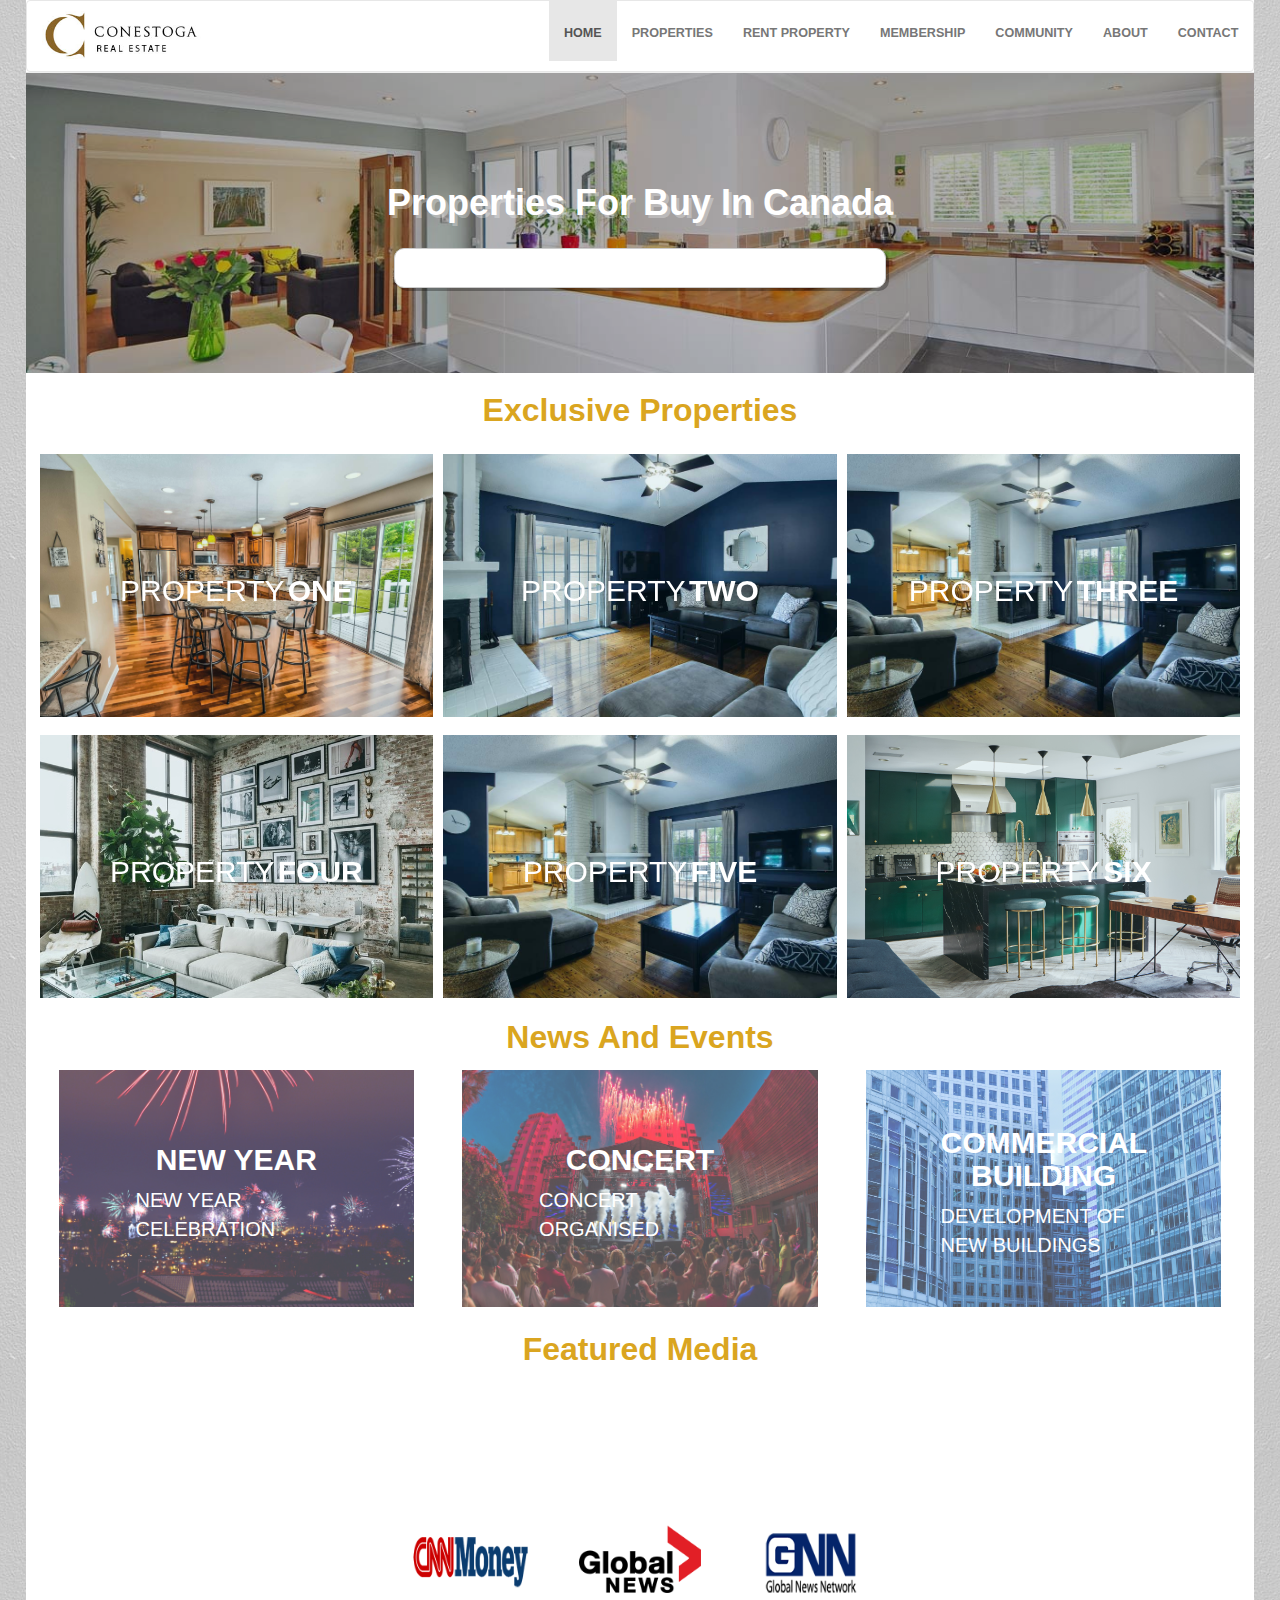
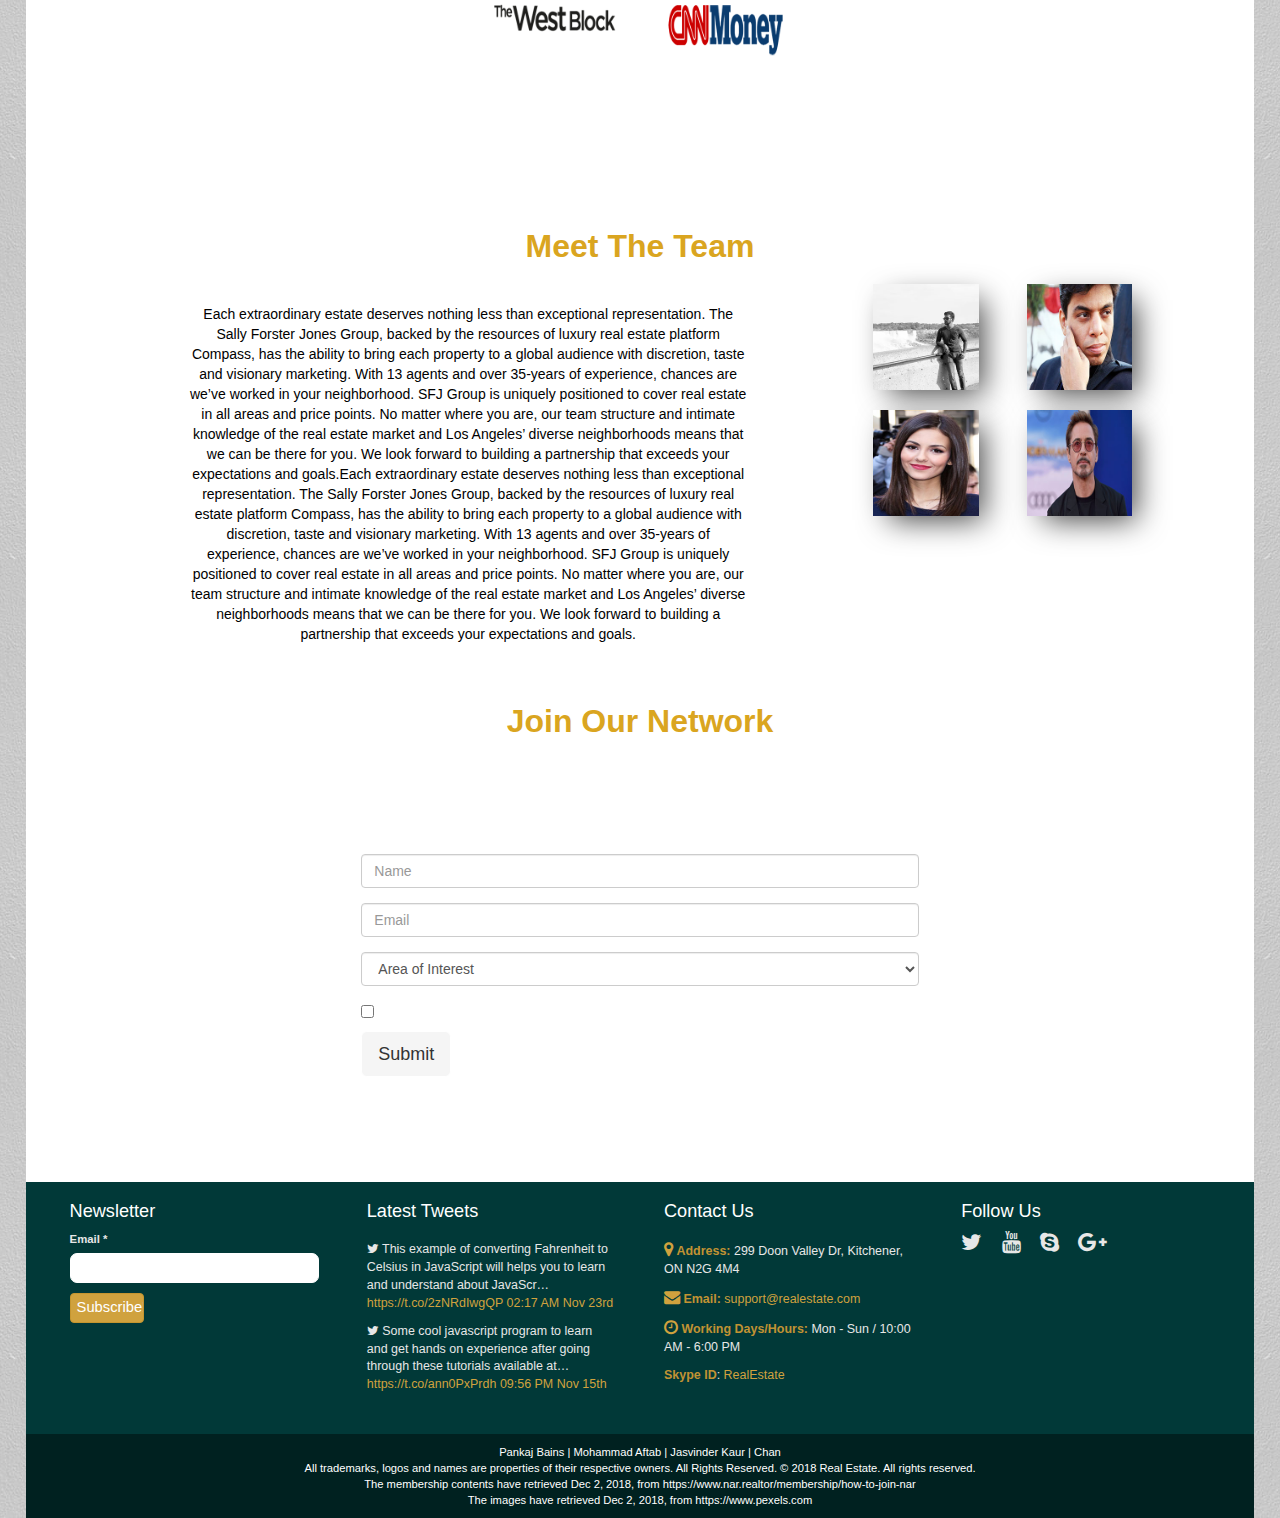
<file: index.html>
<!DOCTYPE html>
<html lang="en">

<head>
    <meta charset="utf-8">
    <meta name="viewport" content="width=device-width,initial-scale=1.0">
    <link type="text/css" rel="stylesheet" href="css/main.css">
    <link href="https://fonts.googleapis.com/css?family=Roboto" rel="stylesheet">

    <link rel="stylesheet" href="https://cdnjs.cloudflare.com/ajax/libs/font-awesome/4.7.0/css/font-awesome.min.css">
    <link rel="icon" href="images/favicon.ico">
	<link rel="stylesheet" href="https://maxcdn.bootstrapcdn.com/bootstrap/3.3.7/css/bootstrap.min.css" integrity="sha384-BVYiiSIFeK1dGmJRAkycuHAHRg32OmUcww7on3RYdg4Va+PmSTsz/K68vbdEjh4u" crossorigin="anonymous">
	<link type="text/css" rel="stylesheet" href="css/custom.css">
    <link type="text/css" rel="stylesheet" href="css/index.css">
	
	<script src="http://code.jquery.com/jquery-2.1.1.min.js"></script>
    
	<script src="https://maxcdn.bootstrapcdn.com/bootstrap/3.2.0/js/bootstrap.min.js"></script>
	
    <title>
        Conestoga Real Estate
    </title>

	
</head>

<body>
    <div id="wrapper">
       
         <header>
        
        <nav class="navbar navbar-default">
            <a class="navbar-brand" href="index.html">
                <img src="images/logo.jpg" alt="logo" class="img-responsive">
            </a>
            <div class="">
                <!-- Brand and toggle get grouped for better mobile display -->
                <div class="navbar-header">
                    <button type="button" class="navbar-toggle collapsed" data-toggle="collapse" data-target="#bs-example-navbar-collapse-1">
                        <span class="sr-only">Toggle navigation</span>
                        <span class="icon-bar"></span>
                        <span class="icon-bar"></span>
                        <span class="icon-bar"></span>
                    </button>

                </div>

                <!-- Collect the nav links, forms, and other content for toggling -->
                <div class="collapse navbar-collapse" id="bs-example-navbar-collapse-1">
                    <ul class="nav navbar-nav navbar-right">
                        <li class="active"><a href="index.html">Home</a></li>
                        <li><a href="properties.html">Properties</a></li>
                        <li><a href="rent.html">Rent Property</a></li>
                        <li><a href="membership.html">Membership</a></li>
                        <li><a href="community.html">Community</a></li>
                        <li><a href="about.html">About</a></li>
                        <li><a href="contact.html">Contact</a></li>
                    </ul>


                </div><!-- /.navbar-collapse -->
            </div><!-- /.container-fluid -->
        </nav>
		</header>
		
        <main>
            <div id="banner">
                <div class="layer">
                    <h1 class="bannerhead">
                        <span class="searchhead">
                            Properties for Buy in Canada
                        </span><br/>
                        <span class="searchbox">
                            <input type="text" name="search" id="search" />
                        </span>
                    </h1>
                </div>
            </div>

            
            <!-- Insert your code here -->

            
            
            <div class="row">
                <h1>Exclusive properties</h1>
                <div class="col-lg-12 col-md-12 col-sm-12">

                    <div class="col-lg-4 col-md-6 col-sm-6 grid">
                        <figure class="effect-ruby">
                            <img src="images/interiors/banner1.jpg" alt="banner2">

                            <figcaption>
                                <h2>Property <span>One</span></h2>
                                <p>Peoperty one is latest.</p>
                                <a href="#">View</a>
                            </figcaption>
                        </figure>
                    </div>
                    <div class="col-lg-4 col-md-6 col-sm-6 grid">
                        <figure class="effect-ruby">
                            <img src="images/interiors/banner2.jpg" alt="banner2">

                            <figcaption>
                                <h2>Property <span>two</span></h2>
                                <p>Peoperty two is latest.</p>
                                <a href="#">View</a>
                            </figcaption>
                        </figure>
                    </div>
                    <div class="col-lg-4 hidden-md hidden-sm grid">
                        <figure class="effect-ruby">
                            <img src="images/interiors/banner3.jpg" alt="banner2">

                            <figcaption>
                                <h2>Property <span>three</span></h2>
                                <p>Peoperty three is latest.</p>
                                <a href="#">View</a>
                            </figcaption>
                        </figure>
                    </div>
                </div>

                <div class="col-lg-12 col-md-12 col-sm-12">

                    <div class="col-lg-4 col-md-6 col-sm-6 grid">
                        <figure class="effect-ruby">
                            <img src="images/interiors/int1.jpg" alt="banner2">

                            <figcaption>
                                <h2>Property <span>four</span></h2>
                                <p>Peoperty one is latest.</p>
                                <a href="#">View</a>
                            </figcaption>
                        </figure>
                    </div>
                    <div class="col-lg-4 col-md-6 col-sm-6 grid">
                        <figure class="effect-ruby">
                            <img src="images/interiors/banner3.jpg" alt="banner2" >

                            <figcaption>
                                <h2>Property <span>five</span></h2>
                                <p>Peoperty one is latest.</p>
                                <a href="#">View</a>
                            </figcaption>
                        </figure>
                    </div>
                     <div class="col-lg-4 hidden-md hidden-sm grid">
                        <figure class="effect-ruby">
                            <img src="images/interiors/int3.jpg" alt="banner2">

                            <figcaption>
                                <h2>Property <span>six</span></h2>
                                <p>Peoperty one is latest.</p>
                                <a href="#">View</a>
                            </figcaption>
                        </figure>
                    </div>
                </div>

           
                <!--                News and event section-->

                <div class="col-lg-12">
                    <h1>news and events</h1>

                    <div class="col-lg-4 col-md-6 col-sm-6 newsImage">
                        <img src="images/interiors/event1.jpg" alt="event1">
                        <div class="centered">
                            <h2>New Year</h2>
                            <p>New year celebration</p>
                        </div>
                    </div>
                    <div class="col-lg-4 col-md-6 col-sm-6 newsImage">
                        <img src="images/interiors/event2.jpg" alt="event2">
                        <div class="centered">
                            <h2>Concert</h2>
                            <p>Concert organised</p>
                        </div>
                    </div>
                    <div class="col-lg-4 hidden-sm hidden-md newsImage">
                        <img src="images/interiors/event3.jpg" alt="event3">
                        <div class="centered">
                            <h2>Commercial building</h2>
                            <p>Development of new buildings</p>
                        </div>
                    </div>

                </div>




                <!--                news section ends-->



                <!--                featured media starts here-->
               
                
                 </div>
            <div class="row">
                <div class="col-lg-12 hidden-xs">
                    <h1>featured media</h1>
                </div>
                <div class="col-lg-12 hidden-xs" id="media">

                    <div class="col-lg-3"></div>
                    <div class="col-lg-6">
                        <div class="col-lg-12">
                            <div class="col-lg-4 col-md-4 col-sm-4 col-xs-4 medImg">
                                <img src="images/medias/cnn.png" alt="cnn">
                            </div>
                            <div class="col-lg-4 col-md-4 col-sm-4 col-xs-4 medImg">
                                <img src="images/medias/global.png" alt="global">
                            </div>
                            <div class="col-lg-4 col-md-4 col-sm-4 col-xs-4 medImg">
                                <img src="images/medias/gnn.png" alt="gnn">
                            </div>
                        </div>
                        <div class="col-lg-12">
                            <div class="col-lg-2"></div>
                            <div class="col-lg-4 col-md-4 col-sm-4 col-xs-4 medImg">
                                <img src="images/medias/westblock.png" alt="cnn">
                            </div>
                            <div class="col-lg-4 col-md-4 col-sm-4 col-xs-4 medImg">
                                <img src="images/medias/cnn.png" alt="cnn">
                            </div>
                            <div class="col-lg-2"></div>
                        </div>

                    </div>
                    <div class="col-lg-3"></div>
                </div>
                
                
              
                <!--                media ends here-->


                <!--                team starts-->
                <div class="col-lg-12" id="team">
                    <h1>meet the team</h1>
                    <div class="col-lg-1"></div>
                    <div class="col-lg-6 teamText">

                        <p id="teamP">Each extraordinary estate deserves nothing less than exceptional representation. The Sally Forster Jones Group, backed by the resources of luxury real estate platform Compass, has the ability to bring each property to a global audience with discretion, taste and visionary marketing. With 13 agents and over 35-years of experience, chances are we’ve worked in your neighborhood. SFJ Group is uniquely positioned to cover real estate in all areas and price points. No matter where you are, our team structure and intimate knowledge of the real estate market and Los Angeles’ diverse neighborhoods means that we can be there for you. We look forward to building a partnership that exceeds your expectations and goals.Each extraordinary estate deserves nothing less than exceptional representation. The Sally Forster Jones Group, backed by the resources of luxury real estate platform Compass, has the ability to bring each property to a global audience with discretion, taste and visionary marketing. With 13 agents and over 35-years of experience, chances are we’ve worked in your neighborhood. SFJ Group is uniquely positioned to cover real estate in all areas and price points. No matter where you are, our team structure and intimate knowledge of the real estate market and Los Angeles’ diverse neighborhoods means that we can be there for you. We look forward to building a partnership that exceeds your expectations and goals.</p>
                    </div>

                    <div class="col-lg-4">

                        <div class="col-lg-12">
                            <div class="col-lg-6 col-md-6 col-sm-6 col-xs-6 teamImg">
                                <img src="images/team/team1.jpg" alt="aftab">
                            </div>
                            <div class="col-lg-6 col-md-6 col-sm-6 col-xs-6 teamImg">
                                <img src="images/team/pan.jpg" alt="pankaj">
                            </div>
                        </div>

                        <div class="col-lg-12">
                            <div class="col-lg-6 col-md-6 col-sm-6 col-xs-6 teamImg">
                                <img src="images/team/justice.jpg" alt="aftab">
                            </div>
                            <div class="col-lg-6 col-md-6 col-sm-6 col-xs-6 teamImg">
                                <img src="images/team/robert.jpg" alt="aftab">
                            </div>
                        </div>
                    </div>

                    <div class="col-lg-1"></div>
                </div>

                <!--team ends -->


                <!--join the team-->
                <div class="col-lg-12">
                    <h1>Join our network</h1>
                </div>
                <div class="col-lg-12" id="join">

                    <div class="col-lg-3"></div>
                    <div class="col-lg-6">
                        <form action="#">
                            <div class="form-group">
                              
                                <input type="text" class="form-control" name="name" id="name" placeholder="Name">
                            </div>
                            <div class="form-group">
                               
                                <input type="email" class="form-control" id="email" placeholder="Email">
                            </div>
                            <div class="form-group">
                                
                                <select name="area" class="form-control">
                               <option value="" disabled selected>Area of Interest</option>
                                    <option value="seller">Seller</option>
                                    <option value="seller">Seller1</option>
                                    <option value="seller">Seller2</option>
                                </select>
                               
                            </div>
                            <div class="checkbox">
                                <label><input type="checkbox"> Remember me</label>
                            </div>
                            <button type="submit" class="btn btn-lg btn-default">Submit</button>
                        </form>

                    </div>
                    <div class="col-lg-3"></div>
                </div>
                <!-- join ends-->

            </div>

            
            
            <!-- Insert your code here -->
        </main>
        <footer>
            <div id="footerwidget" class="row">
                <div class="col-lg-3 col-md-3 col-sm-6">
                    <aside id="contact-info-widget-1" class="widget">
                        <h3 class="widget-title">Newsletter</h3>

                        <form id="news" method="post" action="#news">
                            <p>
                                <label>Email <span>*</span></label>

                                <input type="text" name="wysija[user][email]" class="wysija-input validate[required,custom[email]]" title="Email" value="">
                            </p>

                            <input type="submit" value="Subscribe!">


                        </form>
                    </aside>
                </div>
                <div class="col-lg-3 col-md-2  col-sm-6">
                    <aside id="contact-info-widget-2" class="widget">
                        <h3 class="widget-title">Latest Tweets</h3>
                        <div class="tweets-box">
                            <ul>
                                <li><span class="status"><i class="fa fa-twitter"></i> This example of converting Fahrenheit to Celsius in JavaScript will helps you to learn and understand about JavaScr… <a href="https://t.co/2zNRdIwgQP">https://t.co/2zNRdIwgQP</a></span><span class="meta"> <a href="http://twitter.com/uniquescriptz/status/1065791438783434752">02:17 AM Nov 23rd</a></span></li>
                                <li><span class="status"><i class="fa fa-twitter"></i> Some cool javascript program to learn and get hands on experience after going through these tutorials available at… <a href="https://t.co/ann0PxPrdh">https://t.co/ann0PxPrdh</a></span><span class="meta"> <a href="http://twitter.com/uniquescriptz/status/1063189128492302341">09:56 PM Nov 15th</a></span></li>
                            </ul>
                        </div>
                    </aside>
                </div>
                <div class="col-lg-3 col-md-3  col-sm-6">
                    <aside id="contact-info-widget-3" class="widget">
                        <h3 class="widget-title">Contact Us</h3>
                        <div class="contact-info">
                            <ul class="contact-details list list-icons">
                                <li><i class="fa fa-map-marker"></i> <strong>Address:</strong> <span>299 Doon Valley Dr, Kitchener, ON N2G 4M4</span></li>
                                <li><i class="fa fa-envelope"></i> <strong>Email:</strong> <span><a href="mailto:support@realestate.com">support@realestate.com</a></span></li>
                                <li><i class="fa fa-clock-o"></i> <strong>Working Days/Hours:</strong> <span>Mon - Sun / 10:00 AM - 6:00 PM</span></li>
                            </ul>
                            <p><strong>Skype ID</strong>: <a href="skype:realestate?chat">RealEstate</a></p>
                        </div>
                    </aside>
                </div>
                <div class="col-lg-3 col-md-3  col-sm-6">
                    <aside id="contact-info-widget-4" class="widget">
                        <h3 class="widget-title">Follow Us</h3>
                        <div class="share-links">
                            <a href="https://twitter.com/realestate" rel="nofollow" target="_blank" title="" class="fa fa-twitter" ></a>
                            <a href="https://www.youtube.com/channel/realestate" rel="nofollow" target="_blank" title="" class="fa fa-youtube"></a>
                            <a href="skype:realestate?chat" rel="nofollow" target="_blank" title="" class="fa fa-skype"></a>
                            <a href="https://plus.google.com/realestate" rel="nofollow" target="_blank" title="" class="fa fa-google-plus" ></a>
                        </div>

                    </aside>
                </div>
            </div>
           <div class="copy">
                Pankaj Bains | Mohammad Aftab | Jasvinder Kaur | Chan<br />

                All trademarks, logos and names are properties of their respective owners. All Rights Reserved. &#169; 2018 Real Estate. All rights reserved.
				<div class="incitation">
                The membership contents have retrieved Dec 2, 2018, from
       https://www.nar.realtor/membership/how-to-join-nar<br>
                The images have retrieved Dec 2, 2018, from
       https://www.pexels.com
            </div>
            </div>

        </footer>
    </div>
</body>

</html>
</file>
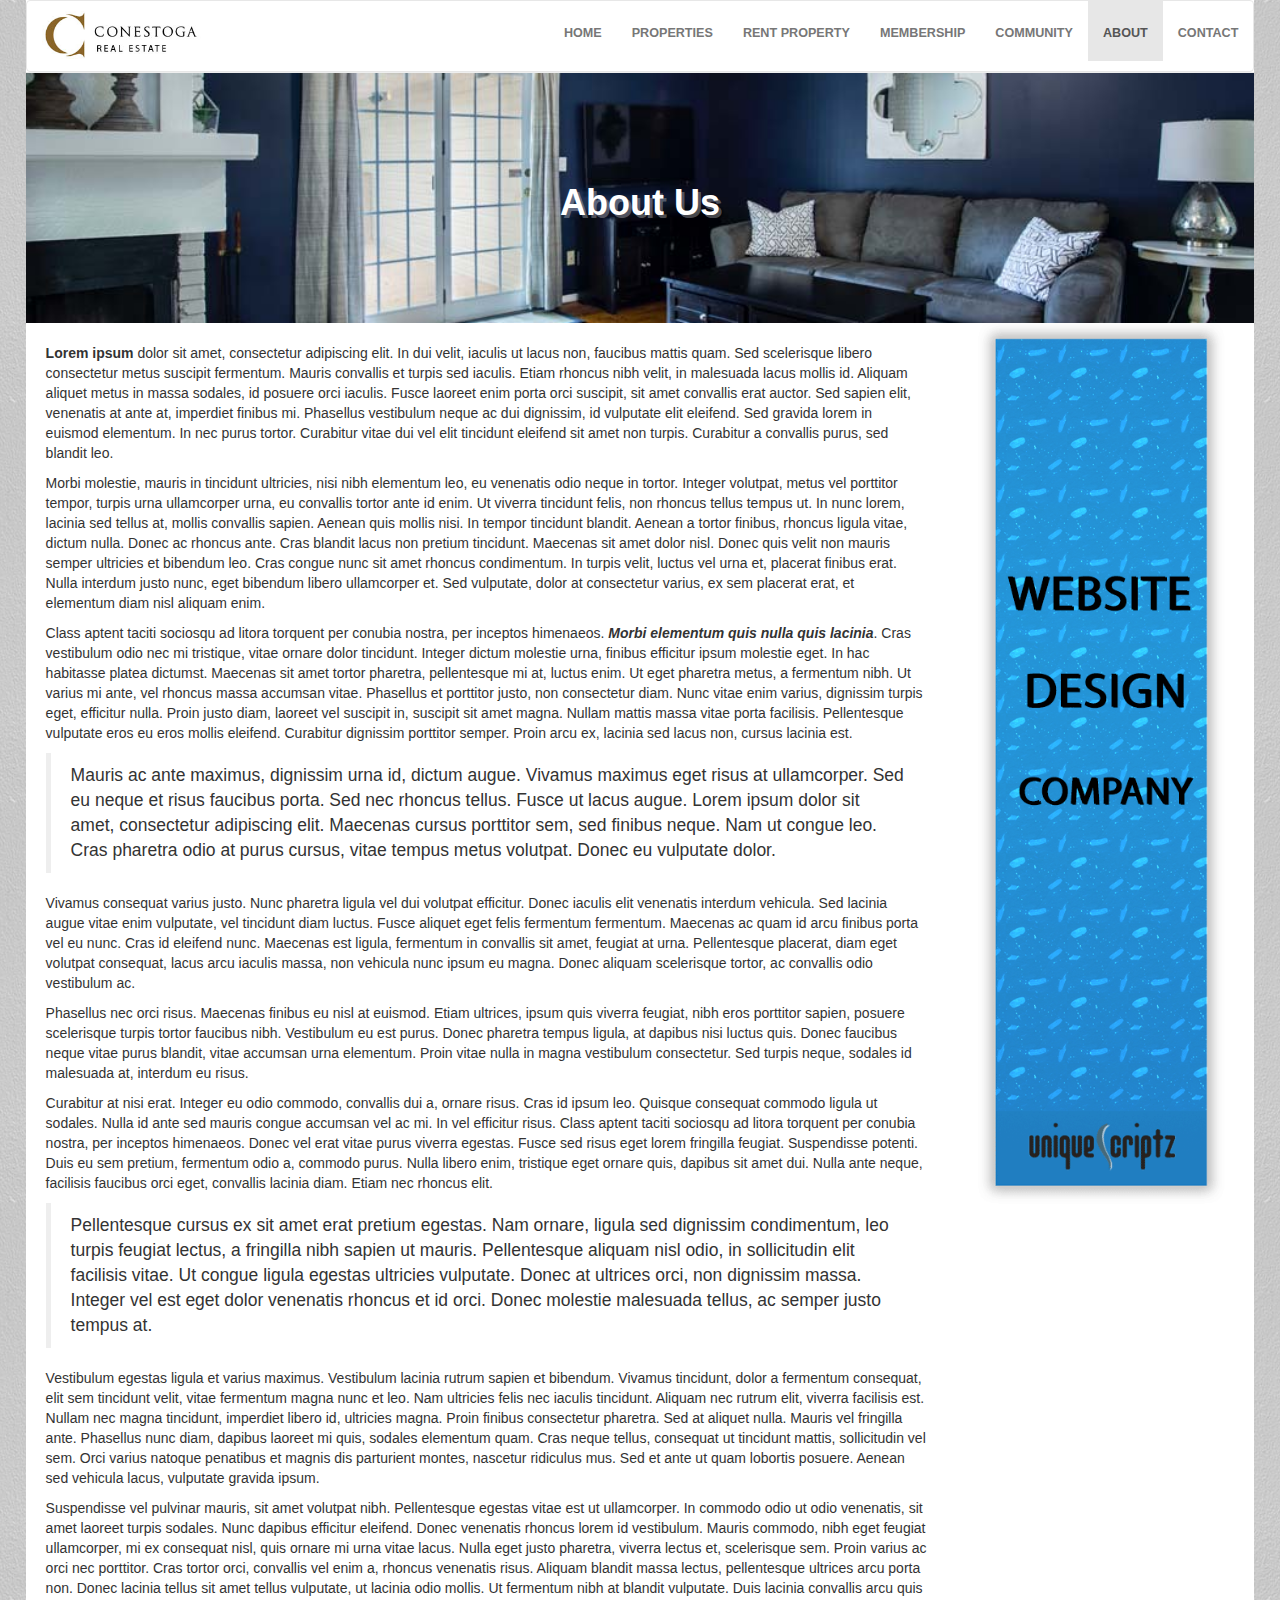
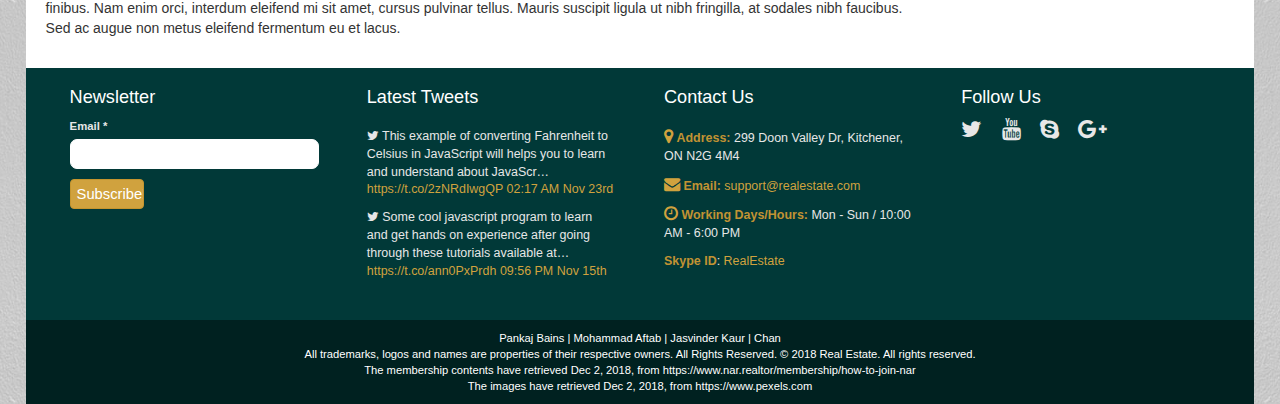
<file: about.html>
<!DOCTYPE html>
<html lang="en">

<head>
    <meta charset="utf-8">
    <meta name="viewport" content="width=device-width,initial-scale=1.0">
    <link type="text/css" rel="stylesheet" href="css/main.css">
	<link type="text/css" rel="stylesheet" href="css/about.css">
    <link href="https://fonts.googleapis.com/css?family=Roboto" rel="stylesheet">

    <link rel="stylesheet" href="https://cdnjs.cloudflare.com/ajax/libs/font-awesome/4.7.0/css/font-awesome.min.css">
    <link rel="icon" href="images/favicon.ico">

    <link rel="stylesheet" href="https://maxcdn.bootstrapcdn.com/bootstrap/3.3.7/css/bootstrap.min.css" integrity="sha384-BVYiiSIFeK1dGmJRAkycuHAHRg32OmUcww7on3RYdg4Va+PmSTsz/K68vbdEjh4u" crossorigin="anonymous">
	<link type="text/css" rel="stylesheet" href="css/custom.css">

	<script src="http://code.jquery.com/jquery-2.1.1.min.js"></script>
    
	<script src="https://maxcdn.bootstrapcdn.com/bootstrap/3.2.0/js/bootstrap.min.js"></script>
    <title>
        Real Estate
    </title>
</head>

<body>
    <div id="wrapper">
                <header>
        
        <nav class="navbar navbar-default">
           <a class="navbar-brand" href="index.html">
                <img src="images/logo.jpg" width="162" height="60" alt="logo" class="img-responsive">
            </a>
            <div class="">
                <!-- Brand and toggle get grouped for better mobile display -->
                <div class="navbar-header">
                    <button type="button" class="navbar-toggle collapsed" data-toggle="collapse" data-target="#bs-example-navbar-collapse-1">
                        <span class="sr-only">Toggle navigation</span>
                        <span class="icon-bar"></span>
                        <span class="icon-bar"></span>
                        <span class="icon-bar"></span>
                    </button>

                </div>

                <!-- Collect the nav links, forms, and other content for toggling -->
                <div class="collapse navbar-collapse" id="bs-example-navbar-collapse-1">
                    <ul class="nav navbar-nav navbar-right">
                        <li><a href="index.html">Home</a></li>
                        <li><a href="properties.html">Properties</a></li>
                        <li><a href="rent.html">Rent Property</a></li>
                        <li><a href="membership.html">Membership</a></li>
                        <li><a href="community.html">Community</a></li>
                        <li class="active"><a href="about.html">About</a></li>
                        <li><a href="contact.html">Contact</a></li>
                    </ul>


                </div><!-- /.navbar-collapse -->
            </div><!-- /.container-fluid -->
        </nav>
		</header>
        <main>
            <div id="staticbanner">
                <div class="layer">
                     <h1 class="bannerhead">
                        <span class="searchhead">
                           About Us
                        </span><br/>
                       
                    </h1>
                </div>
            </div>

            
            <!-- Insert your code here -->

            
            <div id="aboutcontainer" class="col-lg-9 col-md-9 col-sm-12 col-xs-12">

				

					<p><strong>Lorem ipsum</strong> dolor sit amet, consectetur adipiscing elit. In dui velit, iaculis ut lacus non, faucibus mattis quam. Sed scelerisque libero consectetur metus suscipit fermentum. Mauris convallis et turpis sed iaculis. Etiam rhoncus nibh velit, in malesuada lacus mollis id. Aliquam aliquet metus in massa sodales, id posuere orci iaculis. Fusce laoreet enim porta orci suscipit, sit amet convallis erat auctor. Sed sapien elit, venenatis at ante at, imperdiet finibus mi. Phasellus vestibulum neque ac dui dignissim, id vulputate elit eleifend. Sed gravida lorem in euismod elementum. In nec purus tortor. Curabitur vitae dui vel elit tincidunt eleifend sit amet non turpis. Curabitur a convallis purus, sed blandit leo.</p>

<p>Morbi molestie, mauris in tincidunt ultricies, nisi nibh elementum leo, eu venenatis odio neque in tortor. Integer volutpat, metus vel porttitor tempor, turpis urna ullamcorper urna, eu convallis tortor ante id enim. Ut viverra tincidunt felis, non rhoncus tellus tempus ut. In nunc lorem, lacinia sed tellus at, mollis convallis sapien. Aenean quis mollis nisi. In tempor tincidunt blandit. Aenean a tortor finibus, rhoncus ligula vitae, dictum nulla. Donec ac rhoncus ante. Cras blandit lacus non pretium tincidunt. Maecenas sit amet dolor nisl. Donec quis velit non mauris semper ultricies et bibendum leo. Cras congue nunc sit amet rhoncus condimentum. In turpis velit, luctus vel urna et, placerat finibus erat. Nulla interdum justo nunc, eget bibendum libero ullamcorper et. Sed vulputate, dolor at consectetur varius, ex sem placerat erat, et elementum diam nisl aliquam enim.</p>

<p>Class aptent taciti sociosqu ad litora torquent per conubia nostra, per inceptos himenaeos. <strong><em>Morbi elementum quis nulla quis lacinia</em></strong>. Cras vestibulum odio nec mi tristique, vitae ornare dolor tincidunt. Integer dictum molestie urna, finibus efficitur ipsum molestie eget. In hac habitasse platea dictumst. Maecenas sit amet tortor pharetra, pellentesque mi at, luctus enim. Ut eget pharetra metus, a fermentum nibh. Ut varius mi ante, vel rhoncus massa accumsan vitae. Phasellus et porttitor justo, non consectetur diam. Nunc vitae enim varius, dignissim turpis eget, efficitur nulla. Proin justo diam, laoreet vel suscipit in, suscipit sit amet magna. Nullam mattis massa vitae porta facilisis. Pellentesque vulputate eros eu eros mollis eleifend. Curabitur dignissim porttitor semper. Proin arcu ex, lacinia sed lacus non, cursus lacinia est.</p>

                <blockquote><p>Mauris ac ante maximus, dignissim urna id, dictum augue. Vivamus maximus eget risus at ullamcorper. Sed eu neque et risus faucibus porta. Sed nec rhoncus tellus. Fusce ut lacus augue. Lorem ipsum dolor sit amet, consectetur adipiscing elit. Maecenas cursus porttitor sem, sed finibus neque. Nam ut congue leo. Cras pharetra odio at purus cursus, vitae tempus metus volutpat. Donec eu vulputate dolor.</p></blockquote>

<p>Vivamus consequat varius justo. Nunc pharetra ligula vel dui volutpat efficitur. Donec iaculis elit venenatis interdum vehicula. Sed lacinia augue vitae enim vulputate, vel tincidunt diam luctus. Fusce aliquet eget felis fermentum fermentum. Maecenas ac quam id arcu finibus porta vel eu nunc. Cras id eleifend nunc. Maecenas est ligula, fermentum in convallis sit amet, feugiat at urna. Pellentesque placerat, diam eget volutpat consequat, lacus arcu iaculis massa, non vehicula nunc ipsum eu magna. Donec aliquam scelerisque tortor, ac convallis odio vestibulum ac.</p>

<p>Phasellus nec orci risus. Maecenas finibus eu nisl at euismod. Etiam ultrices, ipsum quis viverra feugiat, nibh eros porttitor sapien, posuere scelerisque turpis tortor faucibus nibh. Vestibulum eu est purus. Donec pharetra tempus ligula, at dapibus nisi luctus quis. Donec faucibus neque vitae purus blandit, vitae accumsan urna elementum. Proin vitae nulla in magna vestibulum consectetur. Sed turpis neque, sodales id malesuada at, interdum eu risus.</p>

<p>Curabitur at nisi erat. Integer eu odio commodo, convallis dui a, ornare risus. Cras id ipsum leo. Quisque consequat commodo ligula ut sodales. Nulla id ante sed mauris congue accumsan vel ac mi. In vel efficitur risus. Class aptent taciti sociosqu ad litora torquent per conubia nostra, per inceptos himenaeos. Donec vel erat vitae purus viverra egestas. Fusce sed risus eget lorem fringilla feugiat. Suspendisse potenti. Duis eu sem pretium, fermentum odio a, commodo purus. Nulla libero enim, tristique eget ornare quis, dapibus sit amet dui. Nulla ante neque, facilisis faucibus orci eget, convallis lacinia diam. Etiam nec rhoncus elit.</p>

<blockquote><p>Pellentesque cursus ex sit amet erat pretium egestas. Nam ornare, ligula sed dignissim condimentum, leo turpis feugiat lectus, a fringilla nibh sapien ut mauris. Pellentesque aliquam nisl odio, in sollicitudin elit facilisis vitae. Ut congue ligula egestas ultricies vulputate. Donec at ultrices orci, non dignissim massa. Integer vel est eget dolor venenatis rhoncus et id orci. Donec molestie malesuada tellus, ac semper justo tempus at.</p></blockquote>

<p>Vestibulum egestas ligula et varius maximus. Vestibulum lacinia rutrum sapien et bibendum. Vivamus tincidunt, dolor a fermentum consequat, elit sem tincidunt velit, vitae fermentum magna nunc et leo. Nam ultricies felis nec iaculis tincidunt. Aliquam nec rutrum elit, viverra facilisis est. Nullam nec magna tincidunt, imperdiet libero id, ultricies magna. Proin finibus consectetur pharetra. Sed at aliquet nulla. Mauris vel fringilla ante. Phasellus nunc diam, dapibus laoreet mi quis, sodales elementum quam. Cras neque tellus, consequat ut tincidunt mattis, sollicitudin vel sem. Orci varius natoque penatibus et magnis dis parturient montes, nascetur ridiculus mus. Sed et ante ut quam lobortis posuere. Aenean sed vehicula lacus, vulputate gravida ipsum.</p>

<p>Suspendisse vel pulvinar mauris, sit amet volutpat nibh. Pellentesque egestas vitae est ut ullamcorper. In commodo odio ut odio venenatis, sit amet laoreet turpis sodales. Nunc dapibus efficitur eleifend. Donec venenatis rhoncus lorem id vestibulum. Mauris commodo, nibh eget feugiat ullamcorper, mi ex consequat nisl, quis ornare mi urna vitae lacus. Nulla eget justo pharetra, viverra lectus et, scelerisque sem. Proin varius ac orci nec porttitor. Cras tortor orci, convallis vel enim a, rhoncus venenatis risus. Aliquam blandit massa lectus, pellentesque ultrices arcu porta non. Donec lacinia tellus sit amet tellus vulputate, ut lacinia odio mollis. Ut fermentum nibh at blandit vulputate. Duis lacinia convallis arcu quis finibus. Nam enim orci, interdum eleifend mi sit amet, cursus pulvinar tellus. Mauris suscipit ligula ut nibh fringilla, at sodales nibh faucibus. Sed ac augue non metus eleifend fermentum eu et lacus.</p>



				

			</div>
            
            <div id="searchright" class="col-lg-3 col-md-3 col-sm-3 col-xs-3 ">
				
					<a href="http://www.uniquescriptz.com" title="UniqueScriptz" target="_blank"><img src="images/banner.gif" class="img-responsive" width="320" height="1090"></a>
				</div>
            <!-- Insert your code here -->
        </main>
        <footer>
            <div id="footerwidget" class="row">
                <div class="col-lg-3 col-md-3 col-sm-6">
                    <aside id="contact-info-widget-1" class="widget">
                        <h3 class="widget-title">Newsletter</h3>

                        <form id="news" method="post" action="#news">
                            <p>
                                <label>Email <span>*</span></label>

                                <input type="text" name="wysija[user][email]" class="wysija-input validate[required,custom[email]]" title="Email" value="">
                            </p>

                            <input type="submit" value="Subscribe!">


                        </form>
                    </aside>
                </div>
                <div class="col-lg-3 col-md-2  col-sm-6">
                    <aside id="contact-info-widget-2" class="widget">
                        <h3 class="widget-title">Latest Tweets</h3>
                        <div class="tweets-box">
                            <ul>
                                <li><span class="status"><i class="fa fa-twitter"></i> This example of converting Fahrenheit to Celsius in JavaScript will helps you to learn and understand about JavaScr… <a href="https://t.co/2zNRdIwgQP">https://t.co/2zNRdIwgQP</a></span><span class="meta"> <a href="http://twitter.com/uniquescriptz/status/1065791438783434752">02:17 AM Nov 23rd</a></span></li>
                                <li><span class="status"><i class="fa fa-twitter"></i> Some cool javascript program to learn and get hands on experience after going through these tutorials available at… <a href="https://t.co/ann0PxPrdh">https://t.co/ann0PxPrdh</a></span><span class="meta"> <a href="http://twitter.com/uniquescriptz/status/1063189128492302341">09:56 PM Nov 15th</a></span></li>
                            </ul>
                        </div>
                    </aside>
                </div>
                <div class="col-lg-3 col-md-3  col-sm-6">
                    <aside id="contact-info-widget-3" class="widget">
                        <h3 class="widget-title">Contact Us</h3>
                        <div class="contact-info">
                            <ul class="contact-details list list-icons">
                                <li><i class="fa fa-map-marker"></i> <strong>Address:</strong> <span>299 Doon Valley Dr, Kitchener, ON N2G 4M4</span></li>
                                <li><i class="fa fa-envelope"></i> <strong>Email:</strong> <span><a href="mailto:support@realestate.com">support@realestate.com</a></span></li>
                                <li><i class="fa fa-clock-o"></i> <strong>Working Days/Hours:</strong> <span>Mon - Sun / 10:00 AM - 6:00 PM</span></li>
                            </ul>
                            <p><strong>Skype ID</strong>: <a href="skype:realestate?chat">RealEstate</a></p>
                        </div>
                    </aside>
                </div>
                <div class="col-lg-3 col-md-3  col-sm-6">
                    <aside id="contact-info-widget-4" class="widget">
                        <h3 class="widget-title">Follow Us</h3>
                        <div class="share-links">
                            <a href="https://twitter.com/realestate" rel="nofollow" target="_blank" title="" class="fa fa-twitter" ></a>
                            <a href="https://www.youtube.com/channel/realestate" rel="nofollow" target="_blank" title="" class="fa fa-youtube"></a>
                            <a href="skype:realestate?chat" rel="nofollow" target="_blank" title="" class="fa fa-skype"></a>
                            <a href="https://plus.google.com/realestate" rel="nofollow" target="_blank" title="" class="fa fa-google-plus" ></a>
                        </div>

                    </aside>
                </div>
            </div>
            <div class="copy">
                Pankaj Bains | Mohammad Aftab | Jasvinder Kaur | Chan<br />

                All trademarks, logos and names are properties of their respective owners. All Rights Reserved. &#169; 2018 Real Estate. All rights reserved.
				<div class="incitation">
                The membership contents have retrieved Dec 2, 2018, from
       https://www.nar.realtor/membership/how-to-join-nar<br>
                The images have retrieved Dec 2, 2018, from
       https://www.pexels.com
            </div>
            </div>

        </footer>
    </div>
</body>

</html>
</file>
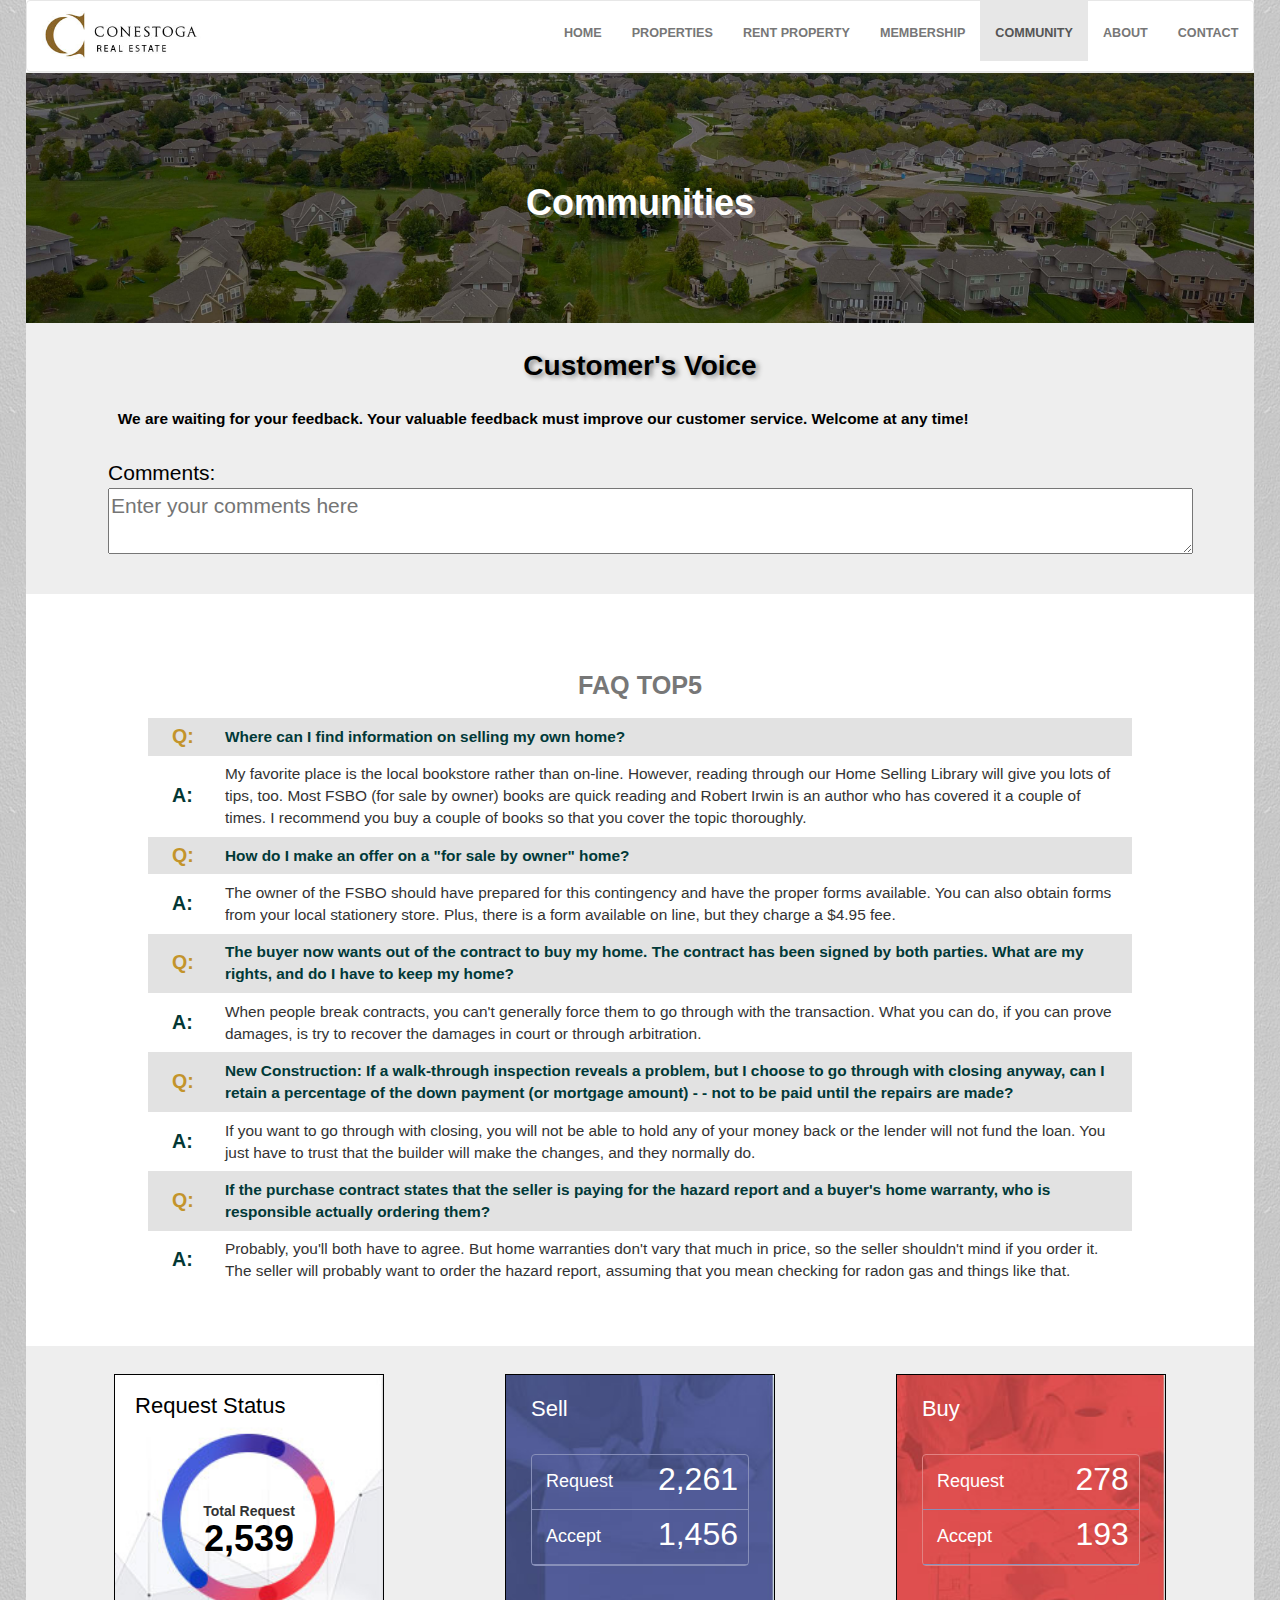
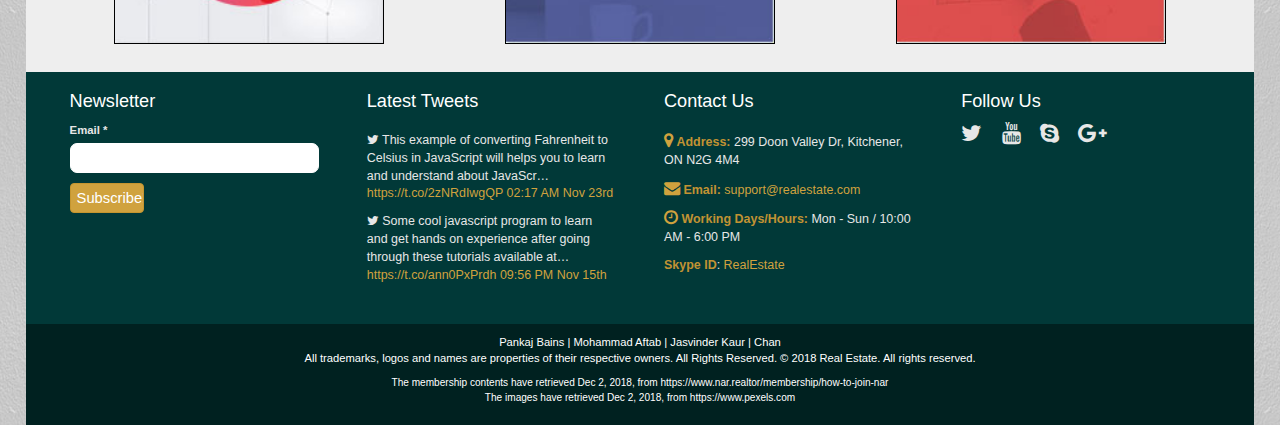
<file: community.html>
<!DOCTYPE html>
<html lang="en">

<head>
    <meta charset="utf-8">
	<meta name="author" content="Chan Lim">
    <meta name="viewport" content="width=device-width,initial-scale=1.0">
    <link type="text/css" rel="stylesheet" href="css/main.css">
    <link type="text/css" rel="stylesheet" href="css/com_mem/community_membership.css">
    <link type="text/css" rel="stylesheet" href="css/com_mem/responsive_com_mem.css">    
    <link href="https://fonts.googleapis.com/css?family=Roboto" rel="stylesheet">

    <link rel="stylesheet" href="https://cdnjs.cloudflare.com/ajax/libs/font-awesome/4.7.0/css/font-awesome.min.css">
    <link rel="icon" href="images/favicon.ico">

    <link rel="stylesheet" href="https://maxcdn.bootstrapcdn.com/bootstrap/3.3.7/css/bootstrap.min.css" integrity="sha384-BVYiiSIFeK1dGmJRAkycuHAHRg32OmUcww7on3RYdg4Va+PmSTsz/K68vbdEjh4u" crossorigin="anonymous">
	<link type="text/css" rel="stylesheet" href="css/custom.css">
	<script src="http://code.jquery.com/jquery-2.1.1.min.js"></script>
    
	<script src="https://maxcdn.bootstrapcdn.com/bootstrap/3.2.0/js/bootstrap.min.js"></script>
    <title>
        Real Estate
    </title>
</head>

<body>
    <div id="wrapper">
                 <header>
        
        <nav class="navbar navbar-default">
            <a class="navbar-brand" href="index.html">
                <img src="images/logo.jpg" width="162" height="60" alt="logo" class="img-responsive">
            </a>
            <div class="">
                <!-- Brand and toggle get grouped for better mobile display -->
                <div class="navbar-header">
                    <button type="button" class="navbar-toggle collapsed" data-toggle="collapse" data-target="#bs-example-navbar-collapse-1">
                        <span class="sr-only">Toggle navigation</span>
                        <span class="icon-bar"></span>
                        <span class="icon-bar"></span>
                        <span class="icon-bar"></span>
                    </button>

                </div>

                <!-- Collect the nav links, forms, and other content for toggling -->
                <div class="collapse navbar-collapse" id="bs-example-navbar-collapse-1">
                    <ul class="nav navbar-nav navbar-right">
                        <li><a href="index.html">Home</a></li>
                        <li><a href="properties.html">Properties</a></li>
                        <li><a href="rent.html">Rent Property</a></li>
                        <li><a href="membership.html">Membership</a></li>
                        <li class="active"><a href="community.html">Community</a></li>
                        <li><a href="about.html">About</a></li>
                        <li><a href="contact.html">Contact</a></li>
                    </ul>


                </div><!-- /.navbar-collapse -->
            </div><!-- /.container-fluid -->
        </nav>
		</header>
        <main>
            <div id="commbanner">
                <div class="layer">
                    <h1 class="bannerhead">
                        <span class="searchhead">
                            Communities
                        </span>
                    </h1>
                </div>
            </div>

            
            <!-- Insert your code here -->
            <div id="feedback">
                <h2>Customer's Voice</h2>
                <p>We are waiting for your feedback. Your valuable feedback must improve our customer service. Welcome at any time!</p>
                <div id="textarea">
                    Comments:<br>
                    <textarea name="comments" id="comments" cols="70" rows="2" placeholder="Enter your comments here"></textarea>
                </div>
            </div>           
            <div id="faq"><table><caption>FAQ TOP5</caption>
                    <tr>
                        <th class="q">
                            Q:
                        </th>
                        <td>
                            Where can I find information on selling my own home?
                        </td>
                    </tr>
                    <tr>
                        <th class="a">
                            A:
                        </th>
                        <td>
                            My favorite place is the local bookstore rather than on-line. However, reading through our Home Selling Library will give you lots of tips, too. Most FSBO (for sale by owner) books are quick reading and Robert Irwin is an author who has covered it a couple of times. I recommend you buy a couple of books so that you cover the topic thoroughly.
                        </td>
                    </tr>
                    <tr>
                        <th class="q">
                            Q:
                        </th>
                        <td>
                            How do I make an offer on a "for sale by owner" home?
                        </td>
                    </tr>
                    <tr>
                        <th class="a">
                            A:
                        </th>
                        <td>
                            The owner of the FSBO should have prepared for this contingency and have the proper forms available.  You can also obtain forms from your local stationery store. Plus, there is a form available on line, but they charge a $4.95 fee.
                        </td>
                    </tr>
                    <tr>
                        <th class="q">
                            Q:
                        </th>
                        <td>
                            The buyer now wants out of the contract to buy my home. The contract has been signed by both parties. What are my rights, and do I have to keep my home?
                        </td>
                    </tr>
                    <tr>
                        <th class="a">
                            A:
                        </th>
                        <td>
                            When people break contracts, you can't generally force them to go through with the transaction. What you can do, if you can prove damages, is try to recover the damages in court or through arbitration.
                        </td>
                    </tr>
                    <tr>
                        <th class="q">
                            Q:
                        </th>
                        <td>
                            New Construction: If a walk-through inspection reveals a problem, but I choose to go through with closing anyway, can I retain a percentage of the down payment (or mortgage amount) - - not to be paid until the repairs are made?
                        </td>
                    </tr>
                    <tr>
                        <th class="a">
                            A:
                        </th>
                        <td>
                            If you want to go through with closing, you will not be able to hold any of your money back or the lender will not fund the loan. You just have to trust that the builder will make the changes, and they normally do.
                        </td>
                    </tr>
                    <tr>
                        <th class="q">
                            Q:
                        </th>
                        <td>
                            If the purchase contract states that the seller is paying for the hazard report and a buyer's home warranty, who is responsible actually ordering them?
                        </td>
                    </tr>
                    <tr>
                        <th class="a">
                            A:
                        </th>
                        <td>
                            Probably, you'll both have to agree. But home warranties don't vary that much in price, so the seller shouldn't mind if you order it. The seller will probably want to order the hazard report, assuming that you mean checking for radon gas and things like that.
                        </td>
                    </tr>                                                    
                </table>
				</div>
            <div id="container">
                <div class="box1">
                    <strong>Request Status</strong>
                    <div class="info">
                        <strong>Total Request</strong>
                        <p id="totalCount">2,539</p>
                    </div>
                </div>
                <div class="box2">
                    <strong>Sell</strong>
                    <ul class="info">
                        <li>
                            <strong>Request</strong>
                            <span id="sellCount1">2,261</span>
                        </li>
                        <li>
                            <strong>Accept</strong>
                            <span id="sellCount2">1,456</span>    
                        </li>
                    </ul>
                </div>
                <div class="box2 finding">
                    <strong>Buy</strong>
                    <ul class="info">
                        <li>
                            <strong>Request</strong>
                            <span id="buyCount1">278</span>
                        </li>
                        <li>
                            <strong>Accept</strong>
                            <span id="buyCount2">193</span>    
                        </li>
                    </ul>
                </div>              
            </div>
                        
            <!-- Insert your code here -->
        </main>
        <footer>
            <div id="footerwidget" class="row">
                <div class="col-lg-3 col-md-3 col-sm-6">
                    <aside id="contact-info-widget-1" class="widget">
                        <h3 class="widget-title">Newsletter</h3>

                        <form id="news" method="post" action="#news">
                            <p>
                                <label>Email <span>*</span></label>

                                <input type="text" name="wysija[user][email]" class="wysija-input validate[required,custom[email]]" title="Email" value="">
                            </p>

                            <input type="submit" value="Subscribe!">


                        </form>
                    </aside>
                </div>
                <div class="col-lg-3 col-md-2  col-sm-6">
                    <aside id="contact-info-widget-2" class="widget">
                        <h3 class="widget-title">Latest Tweets</h3>
                        <div class="tweets-box">
                            <ul>
                                <li><span class="status"><i class="fa fa-twitter"></i> This example of converting Fahrenheit to Celsius in JavaScript will helps you to learn and understand about JavaScr… <a href="https://t.co/2zNRdIwgQP">https://t.co/2zNRdIwgQP</a></span><span class="meta"> <a href="http://twitter.com/uniquescriptz/status/1065791438783434752">02:17 AM Nov 23rd</a></span></li>
                                <li><span class="status"><i class="fa fa-twitter"></i> Some cool javascript program to learn and get hands on experience after going through these tutorials available at… <a href="https://t.co/ann0PxPrdh">https://t.co/ann0PxPrdh</a></span><span class="meta"> <a href="http://twitter.com/uniquescriptz/status/1063189128492302341">09:56 PM Nov 15th</a></span></li>
                            </ul>
                        </div>
                    </aside>
                </div>
                <div class="col-lg-3 col-md-3  col-sm-6">
                    <aside id="contact-info-widget-3" class="widget">
                        <h3 class="widget-title">Contact Us</h3>
                        <div class="contact-info">
                            <ul class="contact-details list list-icons">
                                <li><i class="fa fa-map-marker"></i> <strong>Address:</strong> <span>299 Doon Valley Dr, Kitchener, ON N2G 4M4</span></li>
                                <li><i class="fa fa-envelope"></i> <strong>Email:</strong> <span><a href="mailto:support@realestate.com">support@realestate.com</a></span></li>
                                <li><i class="fa fa-clock-o"></i> <strong>Working Days/Hours:</strong> <span>Mon - Sun / 10:00 AM - 6:00 PM</span></li>
                            </ul>
                            <p><strong>Skype ID</strong>: <a href="skype:realestate?chat">RealEstate</a></p>
                        </div>
                    </aside>
                </div>
                <div class="col-lg-3 col-md-3  col-sm-6">
                    <aside id="contact-info-widget-4" class="widget">
                        <h3 class="widget-title">Follow Us</h3>
                        <div class="share-links">
                            <a href="https://twitter.com/realestate" rel="nofollow" target="_blank" title="" class="fa fa-twitter" ></a>
                            <a href="https://www.youtube.com/channel/realestate" rel="nofollow" target="_blank" title="" class="fa fa-youtube"></a>
                            <a href="skype:realestate?chat" rel="nofollow" target="_blank" title="" class="fa fa-skype"></a>
                            <a href="https://plus.google.com/realestate" rel="nofollow" target="_blank" title="" class="fa fa-google-plus" ></a>
                        </div>

                    </aside>
                </div>
            </div>
            <div class="copy">
                Pankaj Bains | Mohammad Aftab | Jasvinder Kaur | Chan<br />

                All trademarks, logos and names are properties of their respective owners. All Rights Reserved. &#169; 2018 Real Estate. All rights reserved.
				<div class="incitation">
                The membership contents have retrieved Dec 2, 2018, from
       https://www.nar.realtor/membership/how-to-join-nar<br>
                The images have retrieved Dec 2, 2018, from
       https://www.pexels.com
            </div>
            </div>

        </footer>
    </div>
</body>

</html>
</file>
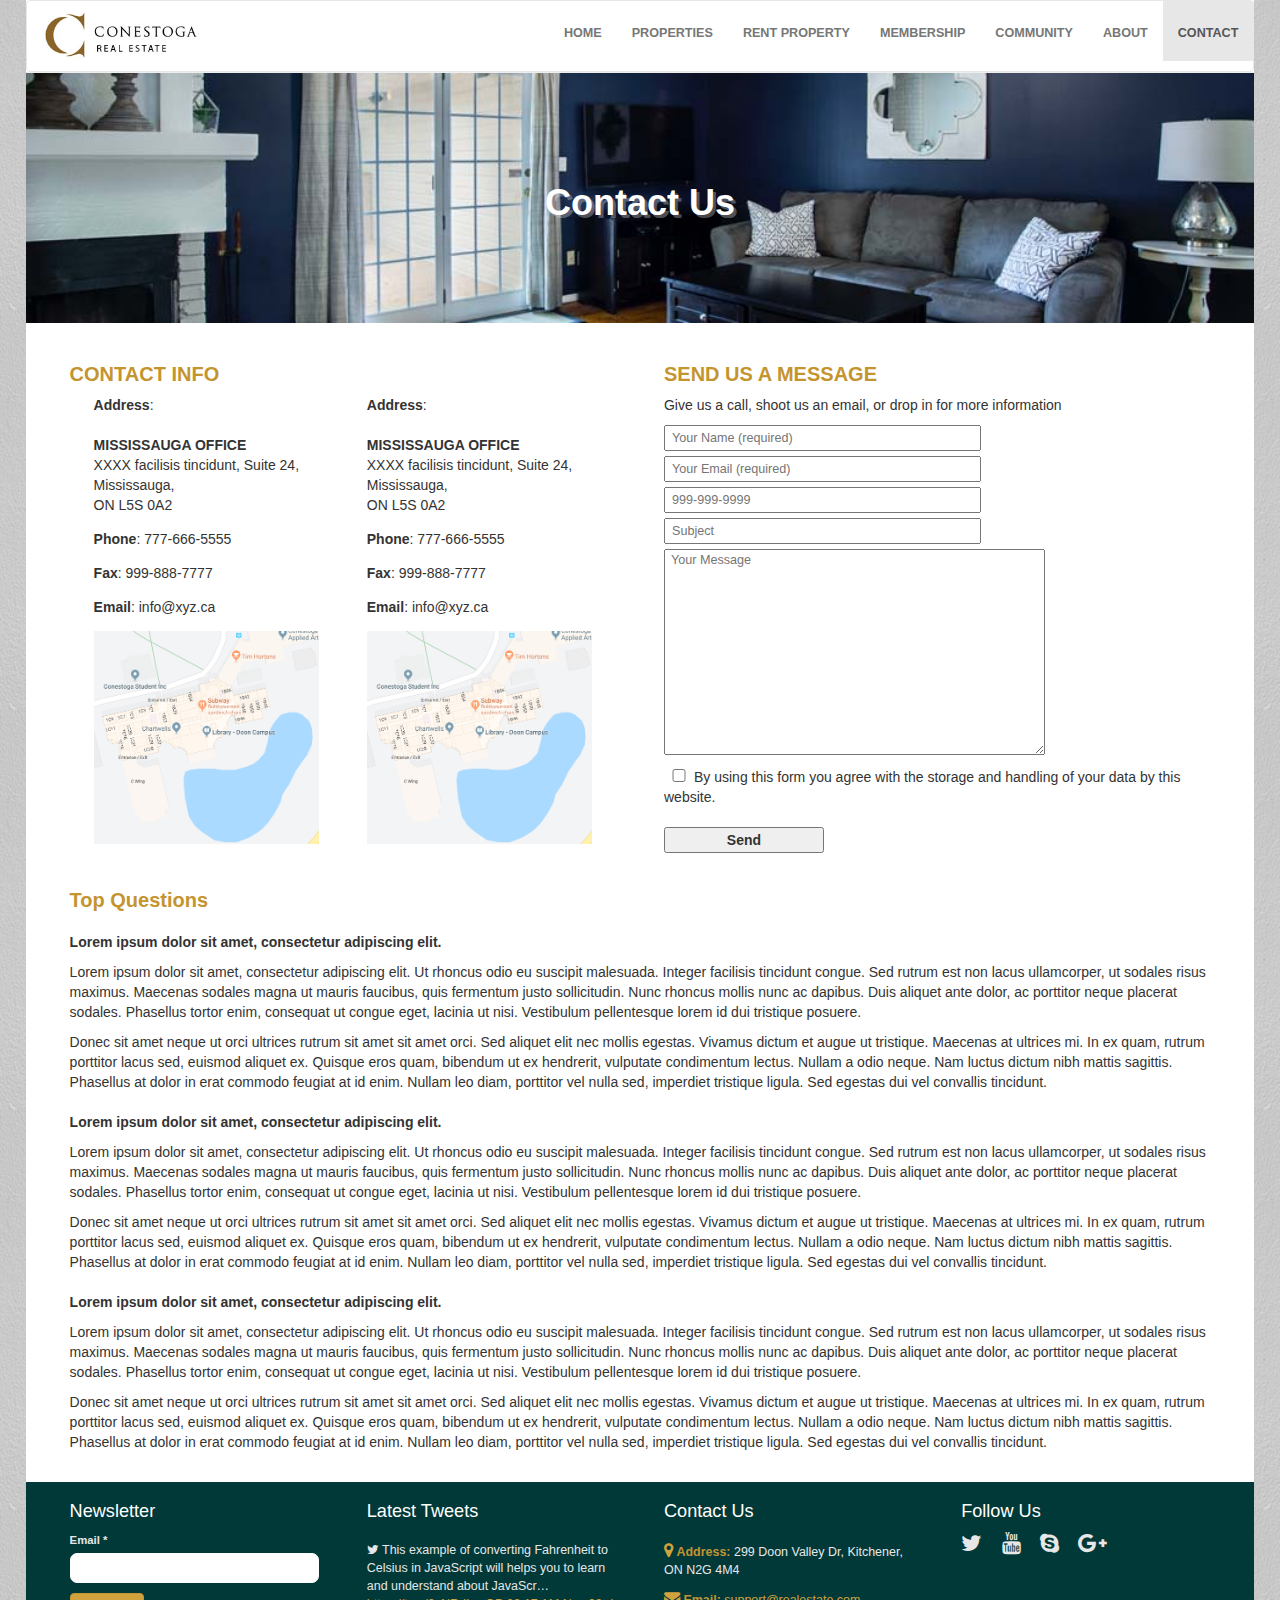
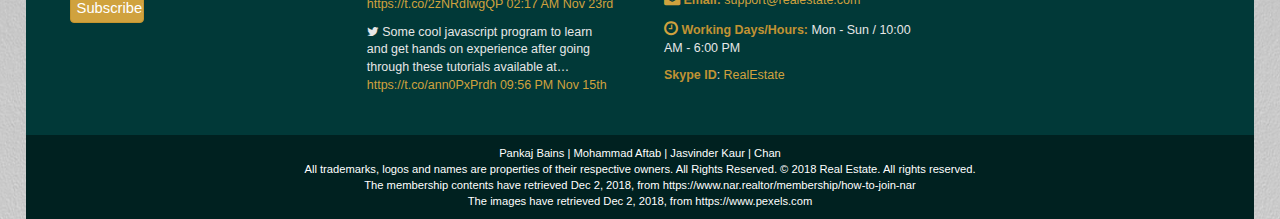
<file: contact.html>
<!DOCTYPE html>
<html lang="en">

<head>
    <meta charset="utf-8">
    <meta name="viewport" content="width=device-width,initial-scale=1.0">
    <link type="text/css" rel="stylesheet" href="css/main.css">
	<link type="text/css" rel="stylesheet" href="css/about.css">
    <link href="https://fonts.googleapis.com/css?family=Roboto" rel="stylesheet">

    <link rel="stylesheet" href="https://cdnjs.cloudflare.com/ajax/libs/font-awesome/4.7.0/css/font-awesome.min.css">
    <link rel="icon" href="images/favicon.ico">

    <link rel="stylesheet" href="https://maxcdn.bootstrapcdn.com/bootstrap/3.3.7/css/bootstrap.min.css" integrity="sha384-BVYiiSIFeK1dGmJRAkycuHAHRg32OmUcww7on3RYdg4Va+PmSTsz/K68vbdEjh4u" crossorigin="anonymous">
	<link type="text/css" rel="stylesheet" href="css/custom.css">
	<script src="http://code.jquery.com/jquery-2.1.1.min.js"></script>
    
	<script src="https://maxcdn.bootstrapcdn.com/bootstrap/3.2.0/js/bootstrap.min.js"></script>
    <title>
        Real Estate
    </title>
</head>

<body>
    <div id="wrapper">
         <header>
        
        <nav class="navbar navbar-default">
            <a class="navbar-brand" href="index.html">
                <img src="images/logo.jpg" width="162" height="60" alt="logo" class="img-responsive">
            </a>
            <div class="">
                <!-- Brand and toggle get grouped for better mobile display -->
                <div class="navbar-header">
                    <button type="button" class="navbar-toggle collapsed" data-toggle="collapse" data-target="#bs-example-navbar-collapse-1">
                        <span class="sr-only">Toggle navigation</span>
                        <span class="icon-bar"></span>
                        <span class="icon-bar"></span>
                        <span class="icon-bar"></span>
                    </button>

                </div>

                <!-- Collect the nav links, forms, and other content for toggling -->
                <div class="collapse navbar-collapse" id="bs-example-navbar-collapse-1">
                    <ul class="nav navbar-nav navbar-right">
                        <li><a href="index.html">Home</a></li>
                        <li><a href="properties.html">Properties</a></li>
                        <li><a href="rent.html">Rent Property</a></li>
                        <li><a href="membership.html">Membership</a></li>
                        <li><a href="community.html">Community</a></li>
                        <li><a href="about.html">About</a></li>
                        <li class="active"><a href="contact.html">Contact</a></li>
                    </ul>


                </div><!-- /.navbar-collapse -->
            </div><!-- /.container-fluid -->
        </nav>
		</header>
        <main>
            <div id="staticbanner">
                <div class="layer">
                    <h1 class="bannerhead">
                        <span class="searchhead">
                            Contact Us
                        </span><br/>
                    </h1>
                </div>
            </div>

            
            <!-- Insert your code here -->

			 <div id="contactcontainer" class="col-lg-12 col-md-12 col-sm-12 col-xs-12">
				
				<div class="col-lg-6 col-md-6 col-sm-6 col-xs-6">
					<h2>CONTACT INFO</h2>
					<div class="col-lg-6 col-md-6 col-sm-12 col-xs-12">
						<ul class="address">
                            <li><span>Address</span>:<br/><br/><strong>MISSISSAUGA OFFICE</strong><br>
								XXXX facilisis tincidunt, Suite 24,<br>
								Mississauga,<br>
								ON L5S 0A2
                            </li>
							<li><span>Phone</span>: 777-666-5555</li>
							<li><span>Fax</span>: 999-888-7777</li>
                            <li><span>Email</span>: info@xyz.ca</li>
                             <li><span class="map"><img src="images/map.png" alt="map" title="map" width="250" height="200" class="img-responsive"></span></li>
						</ul>

					</div>

					<div class="col-lg-6 col-md-6 col-sm-12 col-xs-12">
						<ul class="address">
							<li><span>Address</span>:<br/><br/><strong>MISSISSAUGA OFFICE</strong><br>
								XXXX facilisis tincidunt, Suite 24,<br>
								Mississauga,<br>
								ON L5S 0A2</li>
							<li><span>Phone</span>: 777-666-5555</li>
							<li><span>Fax</span>: 999-888-7777</li>
							<li><span>Email</span>: info@xyz.ca</li>
                            <li><span class="map"><img src="images/map.png" alt="map" title="map" width="250" height="200" class="img-responsive"></span></li>
						</ul>
                        
					</div>

				</div>

				<div class="col-lg-6 col-md-6 col-sm-6 col-xs-6">
<h2>SEND US A MESSAGE</h2>
<p>Give us a call, shoot us an email, or drop in for more information</p>

<form action="#" method="post" novalidate="novalidate" name="contactform"  id="contactform">

<label> <span class="your-name"><input type="text" name="your-name" value="" size="40" aria-required="true" aria-invalid="false" placeholder="Your Name (required)" required></span> </label><br/>
<label> <span class="your-email"><input type="email" name="your-email" value="" size="40" aria-required="true" aria-invalid="false" placeholder="Your Email (required)" required></span> </label><br/>
<label> <span class="your-phone"><input type="text" name="your-phone" value="" size="40" aria-required="true" aria-invalid="false" placeholder="999-999-9999" required></span> </label><br/>
<label> <span class="your-subject"><input type="text" name="your-subject" value="" size="40" placeholder="Subject"></span> </label><br/>
<label> <span class="your-message"><textarea name="your-message" cols="40" rows="10" placeholder="Your Message"></textarea></span> </label><br/>
<span class="privacy"><input type="checkbox" name="privacy[]" value="By using this form you agree with the storage and handling of your data by this website."><span>By using this form you agree with the storage and handling of your data by this website.</span></span><br/><br/>
<input type="submit" value="Send"></form>


				</div>

				<div id="questions" class="col-lg-12 col-md-12 col-sm-12 col-xs-12">
					<h1>Top Questions</h1>
					<div class="faq">
						Lorem ipsum dolor sit amet, consectetur adipiscing elit.
					</div>
					<div class="ans">

						<p>Lorem ipsum dolor sit amet, consectetur adipiscing elit. Ut rhoncus odio eu suscipit malesuada. Integer facilisis tincidunt congue. Sed rutrum est non lacus ullamcorper, ut sodales risus maximus. Maecenas sodales magna ut mauris faucibus, quis fermentum justo sollicitudin. Nunc rhoncus mollis nunc ac dapibus. Duis aliquet ante dolor, ac porttitor neque placerat sodales. Phasellus tortor enim, consequat ut congue eget, lacinia ut nisi. Vestibulum pellentesque lorem id dui tristique posuere.</p>

						<p>Donec sit amet neque ut orci ultrices rutrum sit amet sit amet orci. Sed aliquet elit nec mollis egestas. Vivamus dictum et augue ut tristique. Maecenas at ultrices mi. In ex quam, rutrum porttitor lacus sed, euismod aliquet ex. Quisque eros quam, bibendum ut ex hendrerit, vulputate condimentum lectus. Nullam a odio neque. Nam luctus dictum nibh mattis sagittis. Phasellus at dolor in erat commodo feugiat at id enim. Nullam leo diam, porttitor vel nulla sed, imperdiet tristique ligula. Sed egestas dui vel convallis tincidunt.</p>


					</div>

					<div class="faq">
						Lorem ipsum dolor sit amet, consectetur adipiscing elit.
					</div>
					<div class="ans">

						<p>Lorem ipsum dolor sit amet, consectetur adipiscing elit. Ut rhoncus odio eu suscipit malesuada. Integer facilisis tincidunt congue. Sed rutrum est non lacus ullamcorper, ut sodales risus maximus. Maecenas sodales magna ut mauris faucibus, quis fermentum justo sollicitudin. Nunc rhoncus mollis nunc ac dapibus. Duis aliquet ante dolor, ac porttitor neque placerat sodales. Phasellus tortor enim, consequat ut congue eget, lacinia ut nisi. Vestibulum pellentesque lorem id dui tristique posuere.</p>

						<p>Donec sit amet neque ut orci ultrices rutrum sit amet sit amet orci. Sed aliquet elit nec mollis egestas. Vivamus dictum et augue ut tristique. Maecenas at ultrices mi. In ex quam, rutrum porttitor lacus sed, euismod aliquet ex. Quisque eros quam, bibendum ut ex hendrerit, vulputate condimentum lectus. Nullam a odio neque. Nam luctus dictum nibh mattis sagittis. Phasellus at dolor in erat commodo feugiat at id enim. Nullam leo diam, porttitor vel nulla sed, imperdiet tristique ligula. Sed egestas dui vel convallis tincidunt.</p>


					</div>

					<div class="faq">
						Lorem ipsum dolor sit amet, consectetur adipiscing elit.
					</div>
					<div class="ans">

						<p>Lorem ipsum dolor sit amet, consectetur adipiscing elit. Ut rhoncus odio eu suscipit malesuada. Integer facilisis tincidunt congue. Sed rutrum est non lacus ullamcorper, ut sodales risus maximus. Maecenas sodales magna ut mauris faucibus, quis fermentum justo sollicitudin. Nunc rhoncus mollis nunc ac dapibus. Duis aliquet ante dolor, ac porttitor neque placerat sodales. Phasellus tortor enim, consequat ut congue eget, lacinia ut nisi. Vestibulum pellentesque lorem id dui tristique posuere.</p>

						<p>Donec sit amet neque ut orci ultrices rutrum sit amet sit amet orci. Sed aliquet elit nec mollis egestas. Vivamus dictum et augue ut tristique. Maecenas at ultrices mi. In ex quam, rutrum porttitor lacus sed, euismod aliquet ex. Quisque eros quam, bibendum ut ex hendrerit, vulputate condimentum lectus. Nullam a odio neque. Nam luctus dictum nibh mattis sagittis. Phasellus at dolor in erat commodo feugiat at id enim. Nullam leo diam, porttitor vel nulla sed, imperdiet tristique ligula. Sed egestas dui vel convallis tincidunt.</p>


					</div>
				</div>
            
            </div>
            <!-- Insert your code here -->
        </main>
        <footer>
            <div id="footerwidget" class="row">
                <div class="col-lg-3 col-md-3 col-sm-6">
                    <aside id="contact-info-widget-1" class="widget">
                        <h3 class="widget-title">Newsletter</h3>

                        <form id="news" method="post" action="#news">
                            <p>
                                <label>Email <span>*</span></label>

                                <input type="text" name="wysija[user][email]" class="wysija-input validate[required,custom[email]]" title="Email" value="">
                            </p>

                            <input type="submit" value="Subscribe!">


                        </form>
                    </aside>
                </div>
                <div class="col-lg-3 col-md-2  col-sm-6">
                    <aside id="contact-info-widget-2" class="widget">
                        <h3 class="widget-title">Latest Tweets</h3>
                        <div class="tweets-box">
                            <ul>
                                <li><span class="status"><i class="fa fa-twitter"></i> This example of converting Fahrenheit to Celsius in JavaScript will helps you to learn and understand about JavaScr… <a href="https://t.co/2zNRdIwgQP">https://t.co/2zNRdIwgQP</a></span><span class="meta"> <a href="http://twitter.com/uniquescriptz/status/1065791438783434752">02:17 AM Nov 23rd</a></span></li>
                                <li><span class="status"><i class="fa fa-twitter"></i> Some cool javascript program to learn and get hands on experience after going through these tutorials available at… <a href="https://t.co/ann0PxPrdh">https://t.co/ann0PxPrdh</a></span><span class="meta"> <a href="http://twitter.com/uniquescriptz/status/1063189128492302341">09:56 PM Nov 15th</a></span></li>
                            </ul>
                        </div>
                    </aside>
                </div>
                <div class="col-lg-3 col-md-3  col-sm-6">
                    <aside id="contact-info-widget-3" class="widget">
                        <h3 class="widget-title">Contact Us</h3>
                        <div class="contact-info">
                            <ul class="contact-details list list-icons">
                                <li><i class="fa fa-map-marker"></i> <strong>Address:</strong> <span>299 Doon Valley Dr, Kitchener, ON N2G 4M4</span></li>
                                <li><i class="fa fa-envelope"></i> <strong>Email:</strong> <span><a href="mailto:support@realestate.com">support@realestate.com</a></span></li>
                                <li><i class="fa fa-clock-o"></i> <strong>Working Days/Hours:</strong> <span>Mon - Sun / 10:00 AM - 6:00 PM</span></li>
                            </ul>
                            <p><strong>Skype ID</strong>: <a href="skype:realestate?chat">RealEstate</a></p>
                        </div>
                    </aside>
                </div>
                <div class="col-lg-3 col-md-3  col-sm-6">
                    <aside id="contact-info-widget-4" class="widget">
                        <h3 class="widget-title">Follow Us</h3>
                        <div class="share-links">
                            <a href="https://twitter.com/realestate" rel="nofollow" target="_blank" title="" class="fa fa-twitter" ></a>
                            <a href="https://www.youtube.com/channel/realestate" rel="nofollow" target="_blank" title="" class="fa fa-youtube"></a>
                            <a href="skype:realestate?chat" rel="nofollow" target="_blank" title="" class="fa fa-skype"></a>
                            <a href="https://plus.google.com/realestate" rel="nofollow" target="_blank" title="" class="fa fa-google-plus" ></a>
                        </div>

                    </aside>
                </div>
            </div>
            <div class="copy">
                Pankaj Bains | Mohammad Aftab | Jasvinder Kaur | Chan<br />

                All trademarks, logos and names are properties of their respective owners. All Rights Reserved. &#169; 2018 Real Estate. All rights reserved.
				<div class="incitation">
                The membership contents have retrieved Dec 2, 2018, from
       https://www.nar.realtor/membership/how-to-join-nar<br>
                The images have retrieved Dec 2, 2018, from
       https://www.pexels.com
            </div>
            </div>

        </footer>
    </div>
</body>

</html>
</file>
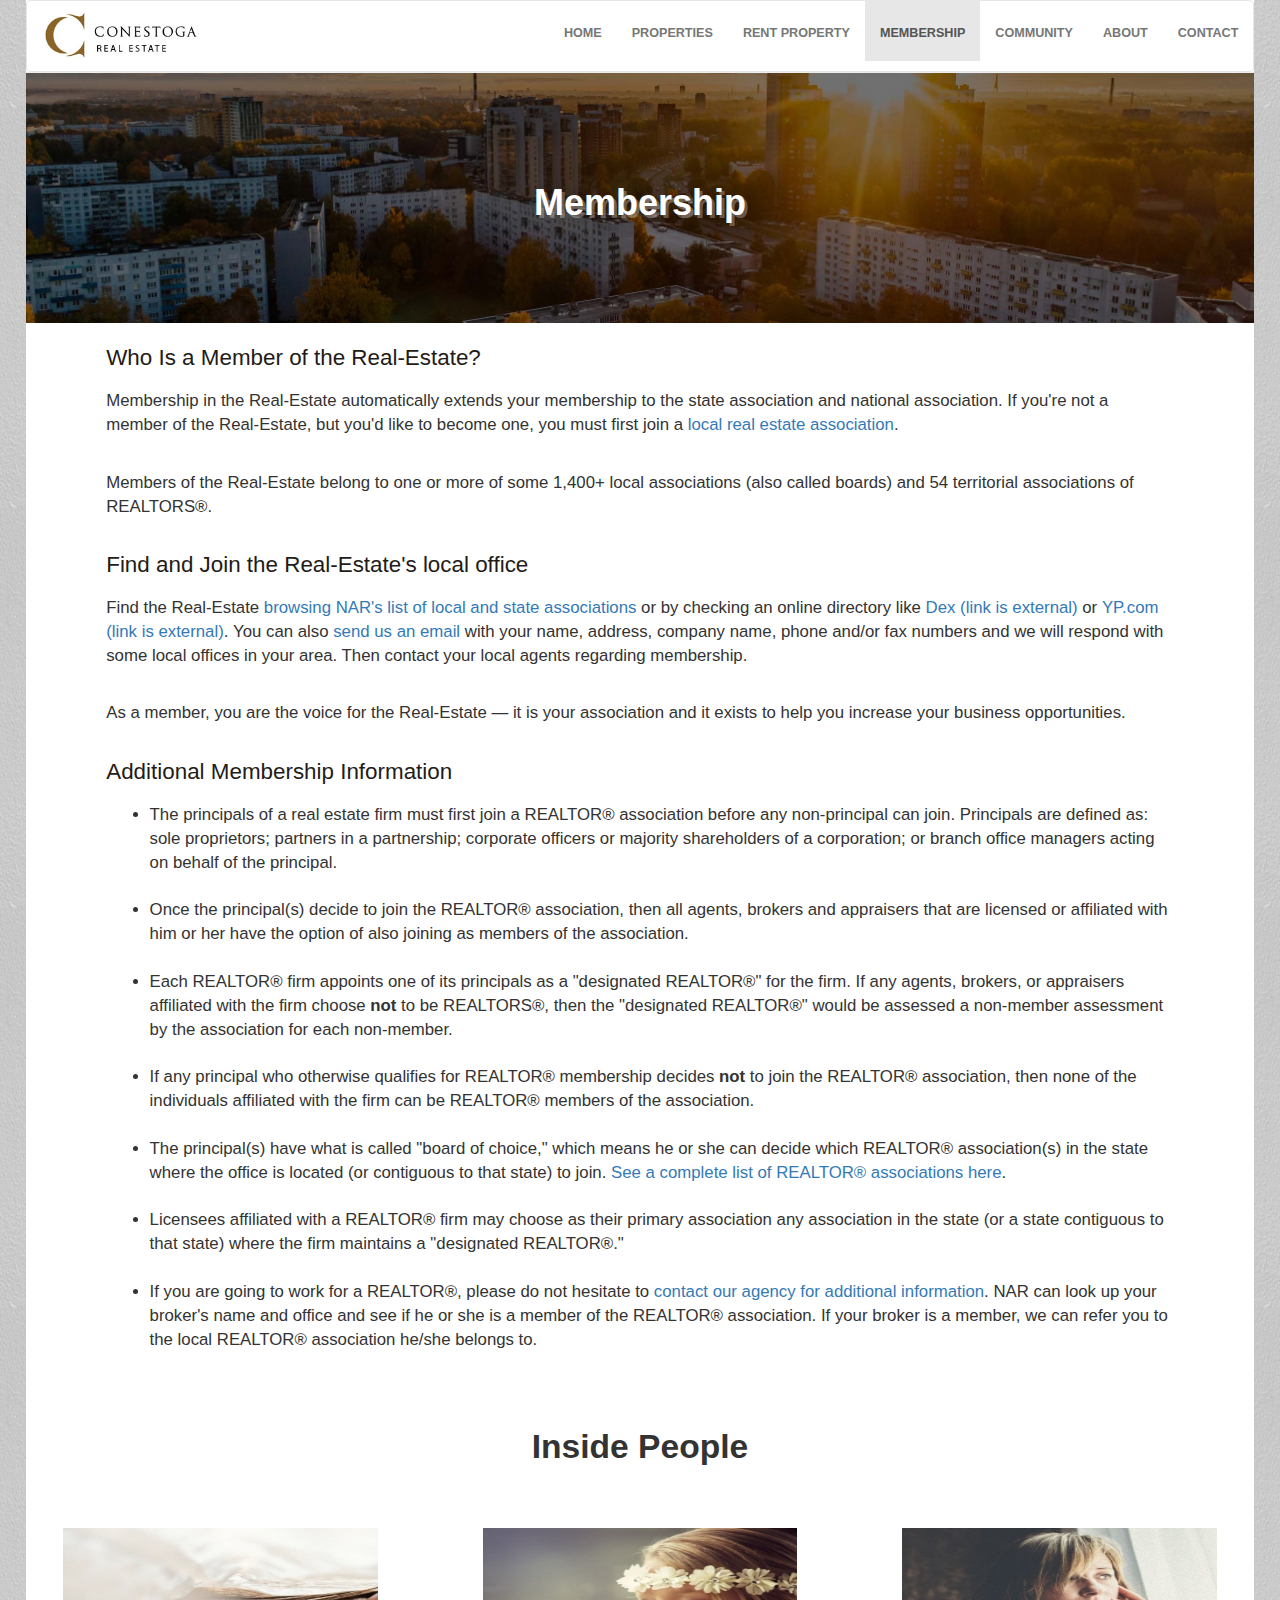
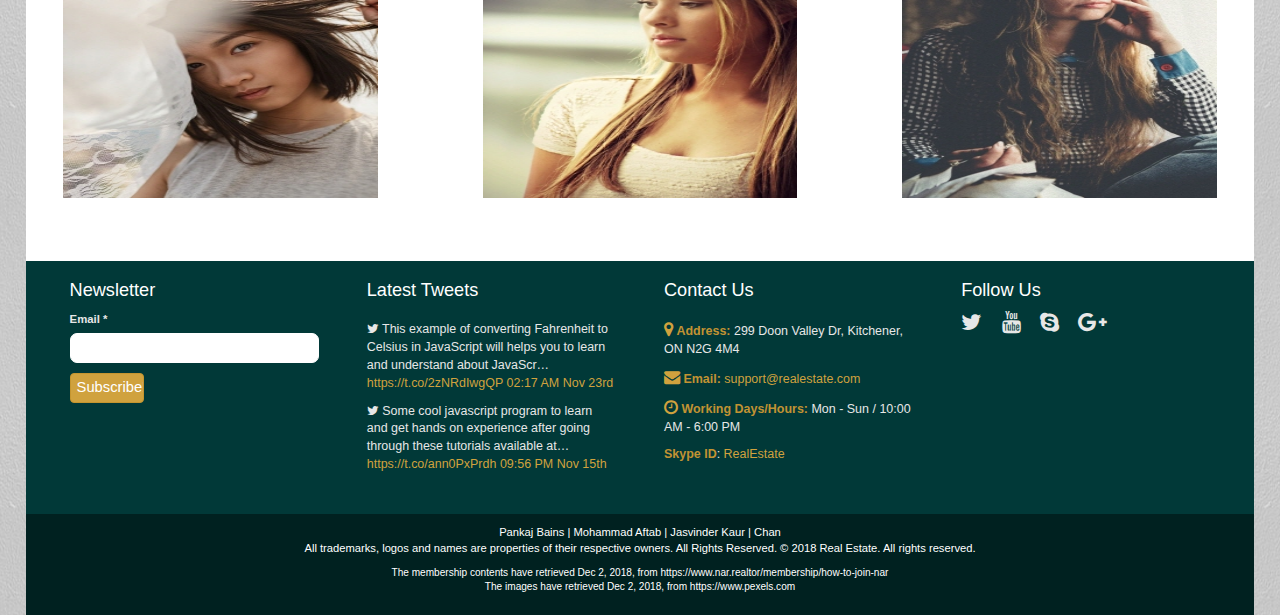
<file: membership.html>
<!DOCTYPE html>
<html lang="en">

<head>
    <meta charset="utf-8">
    <meta name="author" content="Chan Lim">
    <meta name="viewport" content="width=device-width,initial-scale=1.0">
    <link type="text/css" rel="stylesheet" href="css/main.css">
    <link type="text/css" rel="stylesheet" href="css/com_mem/community_membership.css">
    <link type="text/css" rel="stylesheet" href="css/com_mem/responsive_com_mem.css">
    <link href="https://fonts.googleapis.com/css?family=Roboto" rel="stylesheet">

    <link rel="stylesheet" href="https://cdnjs.cloudflare.com/ajax/libs/font-awesome/4.7.0/css/font-awesome.min.css">
    <link rel="icon" href="images/favicon.ico">

    <link rel="stylesheet" href="https://maxcdn.bootstrapcdn.com/bootstrap/3.3.7/css/bootstrap.min.css" integrity="sha384-BVYiiSIFeK1dGmJRAkycuHAHRg32OmUcww7on3RYdg4Va+PmSTsz/K68vbdEjh4u" crossorigin="anonymous">
	<link type="text/css" rel="stylesheet" href="css/custom.css">
	<script src="http://code.jquery.com/jquery-2.1.1.min.js"></script>
    
	<script src="https://maxcdn.bootstrapcdn.com/bootstrap/3.2.0/js/bootstrap.min.js"></script>
    <title>
        Real Estate
    </title>
</head>

<body>
    <div id="wrapper">
                <header>
        
        <nav class="navbar navbar-default">
            <a class="navbar-brand" href="index.html">
                <img src="images/logo.jpg" width="162" height="60" alt="logo" class="img-responsive">
            </a>
            <div class="">
                <!-- Brand and toggle get grouped for better mobile display -->
                <div class="navbar-header">
                    <button type="button" class="navbar-toggle collapsed" data-toggle="collapse" data-target="#bs-example-navbar-collapse-1">
                        <span class="sr-only">Toggle navigation</span>
                        <span class="icon-bar"></span>
                        <span class="icon-bar"></span>
                        <span class="icon-bar"></span>
                    </button>

                </div>

                <!-- Collect the nav links, forms, and other content for toggling -->
                <div class="collapse navbar-collapse" id="bs-example-navbar-collapse-1">
                    <ul class="nav navbar-nav navbar-right">
                        <li><a href="index.html">Home</a></li>
                        <li><a href="properties.html">Properties</a></li>
                        <li><a href="rent.html">Rent Property</a></li>
                        <li class="active"><a href="membership.html">Membership</a></li>
                        <li><a href="community.html">Community</a></li>
                        <li><a href="about.html">About</a></li>
                        <li><a href="contact.html">Contact</a></li>
                    </ul>


                </div><!-- /.navbar-collapse -->
            </div><!-- /.container-fluid -->
        </nav>
		</header>
        <main>
            <div id="memberbanner">
                <div class="layer">
                    <h1 class="bannerhead">
                        <span class="searchhead">
                            Membership
                        </span>
                    </h1>
                </div>
            </div>

            
            <!-- Insert your code here -->
            <article class="member" role="article">

            <div class="membership">
                <h2>Who Is a Member of the Real-Estate?</h2>

                <p>Membership in the Real-Estate automatically extends your membership to the state association and national association. If you're not a member of the Real-Estate, but you'd like to become one, you must first join a <a href="/leadrshp.nsf/webassoc?OpenView&amp;source=realtor">local real estate association</a>.&nbsp;</p>

                <p>Members of the Real-Estate belong to one or more of some 1,400+ local associations (also called boards) and 54 territorial associations of REALTORS®.&nbsp;</p>

                <h2>Find and Join the Real-Estate's local office</h2>

                <p>Find the Real-Estate <a href="/leadrshp.nsf/webassoc?OpenView&amp;source=realtor">browsing NAR's list of local and state&nbsp;associations</a>&nbsp;or by checking an online directory like&nbsp;<a href="http://www.dexknows.com/" target="_blank" class="ext">Dex<span class="ext"><span class="element-invisible"> (link is external)</span></span></a>&nbsp;or&nbsp;<a href="http://www.yellowpages.com/" target="_blank" class="ext">YP.com<span class="ext"><span class="element-invisible"> (link is external)</span></span></a>.&nbsp;You can also&nbsp;<a href="/contact-us">send us an email</a>&nbsp;with your name, address, company name, phone and/or fax numbers and we will respond with some local offices in your area. Then contact your local agents regarding membership.&nbsp;</p>

                <p>As a member, you are the voice for the Real-Estate — it is your association and it exists to help you increase your business opportunities.</p>

                <h2>Additional Membership Information</h2>

                <ul>
                    <li>The principals of a real estate firm&nbsp;must first join a&nbsp;REALTOR® association before any non-principal can join. Principals are defined as: sole proprietors; partners in a partnership; corporate officers or majority shareholders of a corporation; or branch office managers acting on behalf of the principal.</li>
                    <li>Once the principal(s) decide to join the REALTOR® association, then all agents, brokers and appraisers that are licensed or affiliated with him or her have the option of also joining as members of the association.</li>
                    <li>Each REALTOR® firm appoints one of its principals as a "designated REALTOR®" for the firm. If any agents, brokers, or appraisers affiliated with the firm choose <strong>not</strong> to be REALTORS®, then the "designated REALTOR®" would be assessed a non-member assessment by the association for each non-member.</li>
                    <li>If any principal who otherwise qualifies for REALTOR® membership decides <strong>not</strong> to join&nbsp;the REALTOR® association, then none of the individuals affiliated with the firm can be REALTOR® members of the association.</li>
                    <li>The principal(s) have&nbsp;what is called "board of choice,"&nbsp;which means he or she can decide which REALTOR® association(s) in the state where the office is located (or contiguous to that state)&nbsp;to join. <a href="/leadrshp.nsf/webassoc?OpenView&amp;source=realtor">See a complete list of REALTOR® associations here</a>.</li>
                    <li>Licensees affiliated with a REALTOR® firm may choose as their primary association any association in the state (or a state contiguous to that state) where the firm maintains a "designated REALTOR®."</li>
                    <li>If you are going to work for a REALTOR®,&nbsp;please do not hesitate to <a href="contact.html">contact our agency for additional information</a>.&nbsp;NAR&nbsp;can look up your broker's name and office and see if he or she is a&nbsp;member of the REALTOR® association.&nbsp;If your broker is a member, we can refer you to the local REALTOR® association he/she belongs to.</li>
                </ul>
            </div>
            </article>
            <div class="row">
                <h1>Inside People</h1>
           
				<div class="imgList">
					<div class="imgBox">
						<img src="images/com_mem/1_resize.jpg" alt="member1">
					</div>
					<div class="imgBox">
						<img src="images/com_mem/2_resize.jpg" alt="member2">
					</div>
					<div class="imgBox">
						<img src="images/com_mem/3_resize.jpg" alt="member3">
					</div>                               
				</div>
			 </div>
            <!-- Insert your code here -->
        </main>
        <footer>
            <div id="footerwidget" class="row">
                <div class="col-lg-3 col-md-3 col-sm-6">
                    <aside id="contact-info-widget-1" class="widget">
                        <h3 class="widget-title">Newsletter</h3>

                        <form id="news" method="post" action="#news">
                            <p>
                                <label>Email <span>*</span></label>

                                <input type="text" name="wysija[user][email]" class="wysija-input validate[required,custom[email]]" title="Email" value="">
                            </p>

                            <input type="submit" value="Subscribe!">


                        </form>
                    </aside>
                </div>
                <div class="col-lg-3 col-md-2  col-sm-6">
                    <aside id="contact-info-widget-2" class="widget">
                        <h3 class="widget-title">Latest Tweets</h3>
                        <div class="tweets-box">
                            <ul>
                                <li><span class="status"><i class="fa fa-twitter"></i> This example of converting Fahrenheit to Celsius in JavaScript will helps you to learn and understand about JavaScr… <a href="https://t.co/2zNRdIwgQP">https://t.co/2zNRdIwgQP</a></span><span class="meta"> <a href="http://twitter.com/uniquescriptz/status/1065791438783434752">02:17 AM Nov 23rd</a></span></li>
                                <li><span class="status"><i class="fa fa-twitter"></i> Some cool javascript program to learn and get hands on experience after going through these tutorials available at… <a href="https://t.co/ann0PxPrdh">https://t.co/ann0PxPrdh</a></span><span class="meta"> <a href="http://twitter.com/uniquescriptz/status/1063189128492302341">09:56 PM Nov 15th</a></span></li>
                            </ul>
                        </div>
                    </aside>
                </div>
                <div class="col-lg-3 col-md-3  col-sm-6">
                    <aside id="contact-info-widget-3" class="widget">
                        <h3 class="widget-title">Contact Us</h3>
                        <div class="contact-info">
                            <ul class="contact-details list list-icons">
                                <li><i class="fa fa-map-marker"></i> <strong>Address:</strong> <span>299 Doon Valley Dr, Kitchener, ON N2G 4M4</span></li>
                                <li><i class="fa fa-envelope"></i> <strong>Email:</strong> <span><a href="mailto:support@realestate.com">support@realestate.com</a></span></li>
                                <li><i class="fa fa-clock-o"></i> <strong>Working Days/Hours:</strong> <span>Mon - Sun / 10:00 AM - 6:00 PM</span></li>
                            </ul>
                            <p><strong>Skype ID</strong>: <a href="skype:realestate?chat">RealEstate</a></p>
                        </div>
                    </aside>
                </div>
                <div class="col-lg-3 col-md-3  col-sm-6">
                    <aside id="contact-info-widget-4" class="widget">
                        <h3 class="widget-title">Follow Us</h3>
                        <div class="share-links">
                            <a href="https://twitter.com/realestate" rel="nofollow" target="_blank" title="" class="fa fa-twitter" ></a>
                            <a href="https://www.youtube.com/channel/realestate" rel="nofollow" target="_blank" title="" class="fa fa-youtube"></a>
                            <a href="skype:realestate?chat" rel="nofollow" target="_blank" title="" class="fa fa-skype"></a>
                            <a href="https://plus.google.com/realestate" rel="nofollow" target="_blank" title="" class="fa fa-google-plus" ></a>
                        </div>

                    </aside>
                </div>
            </div>
            <div class="copy">
                Pankaj Bains | Mohammad Aftab | Jasvinder Kaur | Chan<br />

                All trademarks, logos and names are properties of their respective owners. All Rights Reserved. &#169; 2018 Real Estate. All rights reserved.
				<div class="incitation">
                The membership contents have retrieved Dec 2, 2018, from
       https://www.nar.realtor/membership/how-to-join-nar<br>
                The images have retrieved Dec 2, 2018, from
       https://www.pexels.com
            </div>
            </div>

            

        </footer>
    </div>
</body>

</html>
</file>
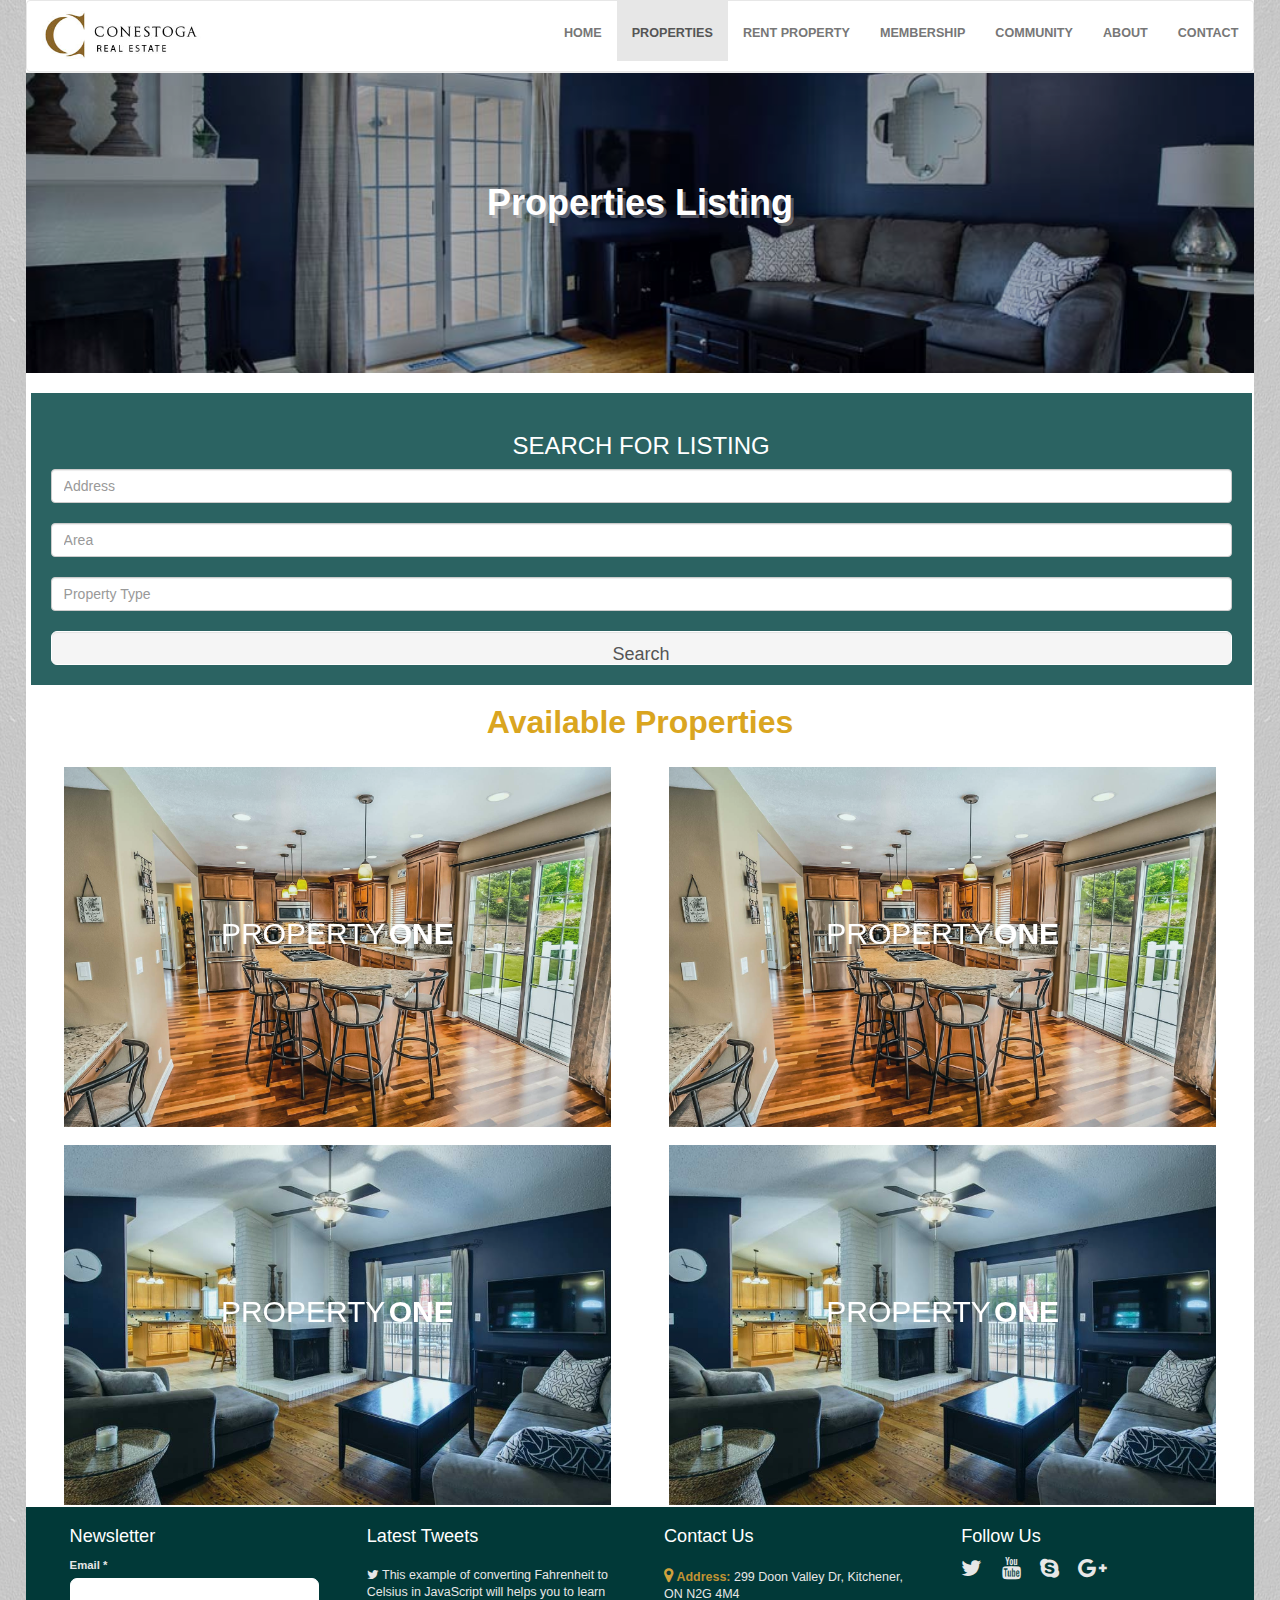
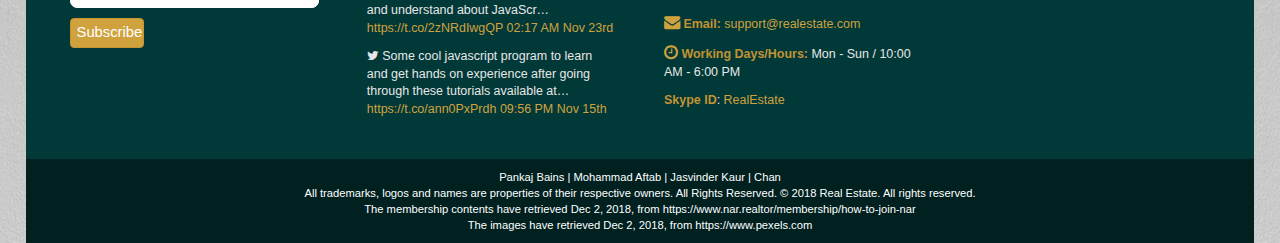
<file: properties.html>
<!DOCTYPE html>
<html lang="en">

<head>
    <meta charset="utf-8">
    <meta name="viewport" content="width=device-width,initial-scale=1.0">
    <link type="text/css" rel="stylesheet" href="css/main.css">
    <link href="https://fonts.googleapis.com/css?family=Roboto" rel="stylesheet">

    <link rel="stylesheet" href="https://cdnjs.cloudflare.com/ajax/libs/font-awesome/4.7.0/css/font-awesome.min.css">
    <link rel="icon" href="images/favicon.ico">
    <link rel="stylesheet" href="https://maxcdn.bootstrapcdn.com/bootstrap/3.3.7/css/bootstrap.min.css" integrity="sha384-BVYiiSIFeK1dGmJRAkycuHAHRg32OmUcww7on3RYdg4Va+PmSTsz/K68vbdEjh4u" crossorigin="anonymous">
    <link type="text/css" rel="stylesheet" href="css/custom.css">
    <link type="text/css" rel="stylesheet" href="css/index.css">
    <link type="text/css" rel="stylesheet" href="css/properties.css">

    <script src="http://code.jquery.com/jquery-2.1.1.min.js"></script>

    <script src="https://maxcdn.bootstrapcdn.com/bootstrap/3.2.0/js/bootstrap.min.js"></script>

    <title>
        Conestoga Real Estate
    </title>


</head>

<body>
    <div id="wrapper">

        <header>

            <nav class="navbar navbar-default">
                <a class="navbar-brand" href="index.html">
                    <img src="images/logo.jpg" class="img-responsive" alt="logo">
                </a>
                <div class="">
                    <!-- Brand and toggle get grouped for better mobile display -->
                    <div class="navbar-header">
                        <button type="button" class="navbar-toggle collapsed" data-toggle="collapse" data-target="#bs-example-navbar-collapse-1">
                            <span class="sr-only">Toggle navigation</span>
                            <span class="icon-bar"></span>
                            <span class="icon-bar"></span>
                            <span class="icon-bar"></span>
                        </button>

                    </div>

                    <!-- Collect the nav links, forms, and other content for toggling -->
                    <div class="collapse navbar-collapse" id="bs-example-navbar-collapse-1">
                        <ul class="nav navbar-nav navbar-right">
                            <li><a href="index.html">Home</a></li>
                            <li class="active"><a href="properties.html">Properties</a></li>
                            <li><a href="rent.html">Rent Property</a></li>
                            <li><a href="membership.html">Membership</a></li>
                            <li><a href="community.html">Community</a></li>
                            <li><a href="about.html">About</a></li>
                            <li><a href="contact.html">Contact</a></li>
                        </ul>


                    </div><!-- /.navbar-collapse -->
                </div><!-- /.container-fluid -->
            </nav>
        </header>

        <main>
            <div id="banner">
                <div class="layer">
                    <h1 class="bannerhead">
                        <span class="searchhead">
                            Properties Listing
                        </span><br />

                    </h1>
                </div>
            </div>


            <!-- Insert your code here -->

            <div class="row">
                <div class="col-lg-12 searchList">
                           <h3>SEARCH FOR LISTING</h3>
                            <form name="form" method="get">
                               
                           <input type="text" class="form-control" placeholder="Address"><br/>
                                
                           <input type="text" class="form-control" placeholder="Area"><br/>
                           <input type="text" class="form-control" placeholder="Property Type"><br/>
                                <input type="button" class="form-control btn btn-lg" value="Search">
                            </form>
                           
                        </div>
                <h1>Available Properties</h1>
                <div class="col-lg-12">
                    <div class="col-lg-6 col-sm-6 col-md-6">
                       
                         <div class="col-lg-12 grid">
                            <figure class="effect-ruby">
                            <img src="images/interiors/banner1.jpg" alt="banner2">

                            <figcaption>
                                <h2>Property <span>One</span></h2>
                                <p>Peoperty one is latest.</p>
                                <a href="#" class="btn btn-lg">View</a>
                            </figcaption>
                        </figure>
                           
                        </div><div class="col-lg-12 grid">
                            <figure class="effect-ruby">
                            <img src="images/interiors/banner3.jpg" alt="banner2">

                            <figcaption>
                                <h2>Property <span>One</span></h2>
                                <p>Peoperty one is latest.</p>
                                <a href="#" class="btn btn-lg btn-success">View</a>
                            </figcaption>
                        </figure>
                           
                        </div>
                        

                               
                    </div>
                    
                    
                     <div class="col-lg-6 col-sm-6 col-md-6">
                     
                        <div class="col-lg-12 grid">
                            <figure class="effect-ruby">
                            <img src="images/interiors/banner1.jpg" alt="banner2">

                            <figcaption>
                                <h2>Property <span>One</span></h2>
                                <p>Peoperty one is latest.</p>
                                <a href="#" class="btn btn-lg">View</a>
                            </figcaption>
                        </figure>
                           
                        </div>
                        <div class="col-lg-12 grid">
                            <figure class="effect-ruby">
                            <img src="images/interiors/banner3.jpg" alt="banner2">

                            <figcaption>
                                <h2>Property <span>One</span></h2>
                                <p>Peoperty one is latest.</p>
                                <a href="#" class="btn btn-lg">View</a>
                            </figcaption>
                        </figure>
                           
                        </div>
                       
                               
                    </div>
                    
                </div>
            </div>

            <!-- Insert your code here -->
        </main>
        <footer>
            <div id="footerwidget" class="row">
                <div class="col-lg-3 col-md-3 col-sm-6">
                    <aside id="contact-info-widget-1" class="widget">
                        <h3 class="widget-title">Newsletter</h3>

                        <form id="news" method="post" action="#news">
                            <p>
                                <label>Email <span>*</span></label>

                                <input type="text" name="wysija[user][email]" class="wysija-input validate[required,custom[email]]" title="Email" value="">
                            </p>

                            <input type="submit" value="Subscribe!">


                        </form>
                    </aside>
                </div>
                <div class="col-lg-3 col-md-2  col-sm-6">
                    <aside id="contact-info-widget-2" class="widget">
                        <h3 class="widget-title">Latest Tweets</h3>
                        <div class="tweets-box">
                            <ul>
                                <li><span class="status"><i class="fa fa-twitter"></i> This example of converting Fahrenheit to Celsius in JavaScript will helps you to learn and understand about JavaScr… <a href="https://t.co/2zNRdIwgQP">https://t.co/2zNRdIwgQP</a></span><span class="meta"> <a href="http://twitter.com/uniquescriptz/status/1065791438783434752">02:17 AM Nov 23rd</a></span></li>
                                <li><span class="status"><i class="fa fa-twitter"></i> Some cool javascript program to learn and get hands on experience after going through these tutorials available at… <a href="https://t.co/ann0PxPrdh">https://t.co/ann0PxPrdh</a></span><span class="meta"> <a href="http://twitter.com/uniquescriptz/status/1063189128492302341">09:56 PM Nov 15th</a></span></li>
                            </ul>
                        </div>
                    </aside>
                </div>
                <div class="col-lg-3 col-md-3  col-sm-6">
                    <aside id="contact-info-widget-3" class="widget">
                        <h3 class="widget-title">Contact Us</h3>
                        <div class="contact-info">
                            <ul class="contact-details list list-icons">
                                <li><i class="fa fa-map-marker"></i> <strong>Address:</strong> <span>299 Doon Valley Dr, Kitchener, ON N2G 4M4</span></li>
                                <li><i class="fa fa-envelope"></i> <strong>Email:</strong> <span><a href="mailto:support@realestate.com">support@realestate.com</a></span></li>
                                <li><i class="fa fa-clock-o"></i> <strong>Working Days/Hours:</strong> <span>Mon - Sun / 10:00 AM - 6:00 PM</span></li>
                            </ul>
                            <p><strong>Skype ID</strong>: <a href="skype:realestate?chat">RealEstate</a></p>
                        </div>
                    </aside>
                </div>
                <div class="col-lg-3 col-md-3  col-sm-6">
                    <aside id="contact-info-widget-4" class="widget">
                        <h3 class="widget-title">Follow Us</h3>
                        <div class="share-links">
                            <a href="https://twitter.com/realestate" rel="nofollow" target="_blank" title="" class="fa fa-twitter"></a>
                            <a href="https://www.youtube.com/channel/realestate" rel="nofollow" target="_blank" title="" class="fa fa-youtube"></a>
                            <a href="skype:realestate?chat" rel="nofollow" target="_blank" title="" class="fa fa-skype"></a>
                            <a href="https://plus.google.com/realestate" rel="nofollow" target="_blank" title="" class="fa fa-google-plus"></a>
                        </div>

                    </aside>
                </div>
            </div>
            <div class="copy">
                Pankaj Bains | Mohammad Aftab | Jasvinder Kaur | Chan<br />

                All trademarks, logos and names are properties of their respective owners. All Rights Reserved. &#169; 2018 Real Estate. All rights reserved.
                <div class="incitation">
                    The membership contents have retrieved Dec 2, 2018, from
                    https://www.nar.realtor/membership/how-to-join-nar<br>
                    The images have retrieved Dec 2, 2018, from
                    https://www.pexels.com
                </div>
            </div>

        </footer>
    </div>
</body>

</html>
</file>
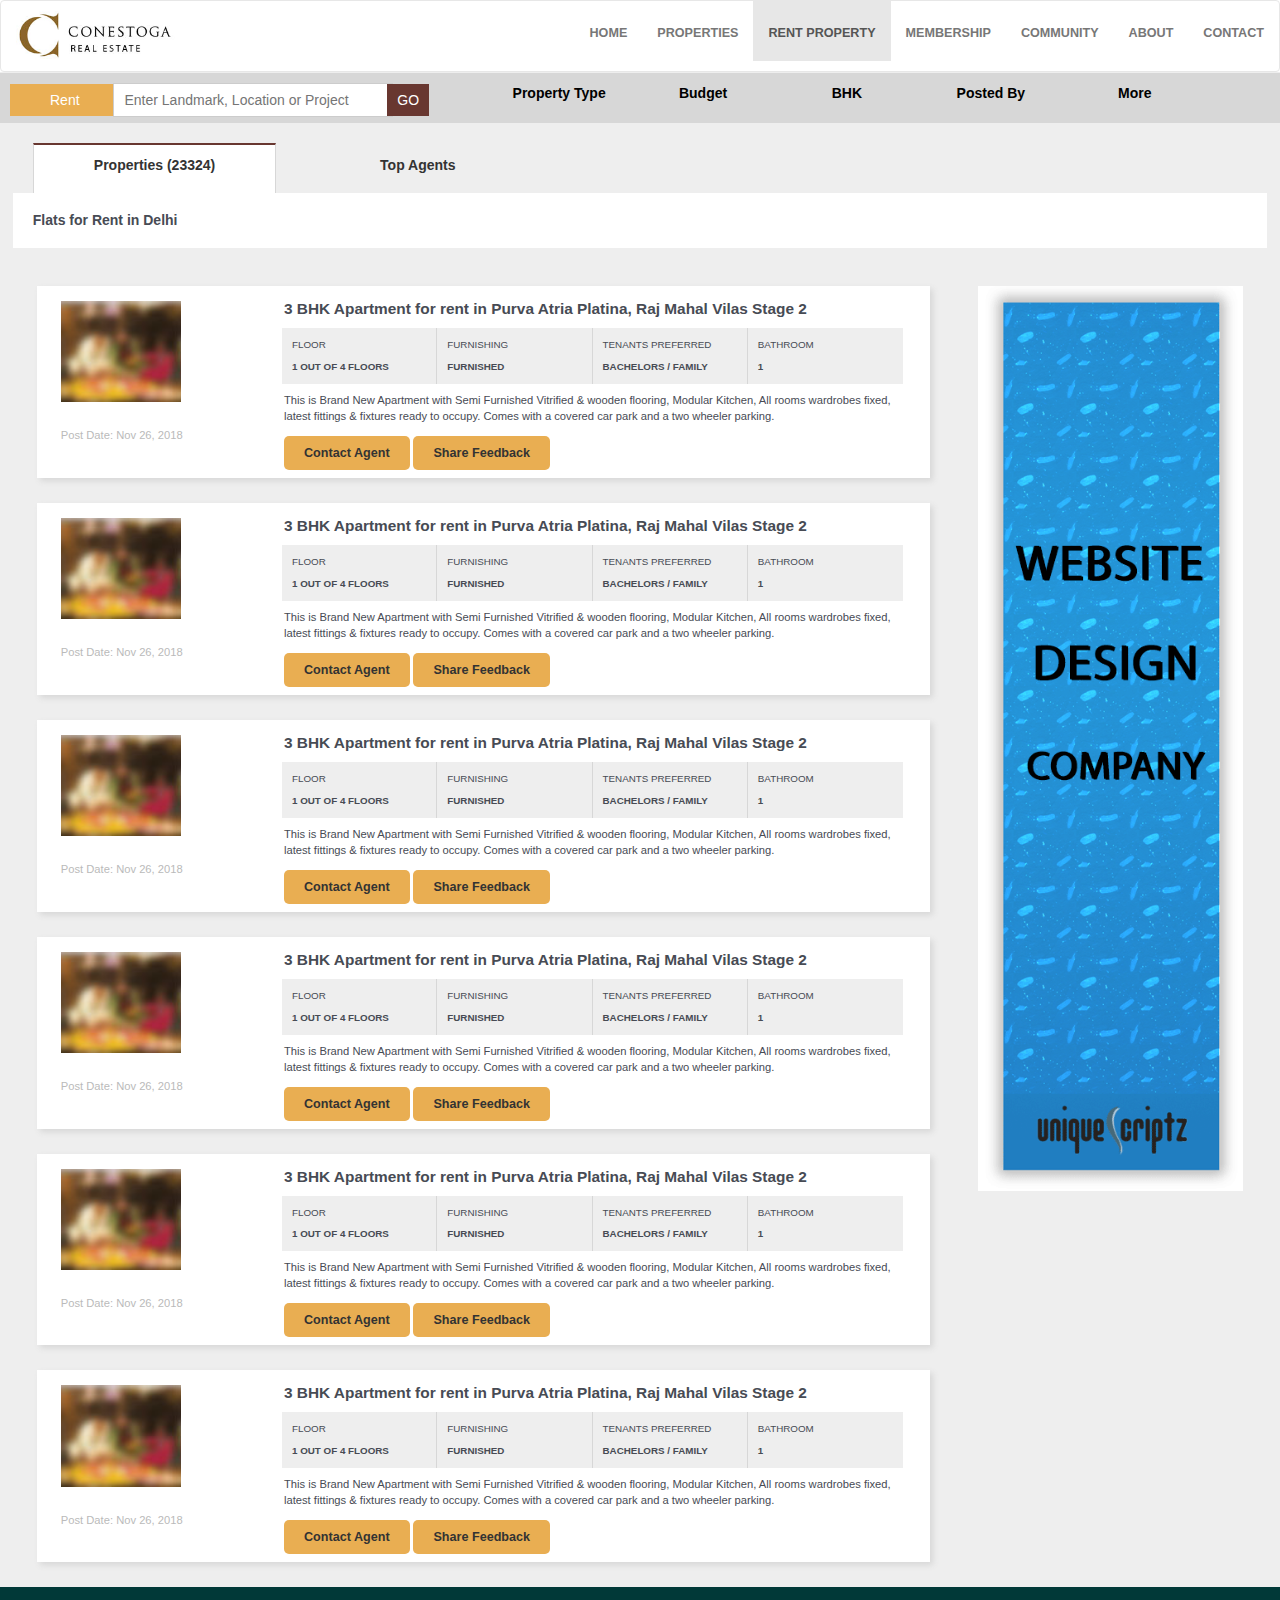
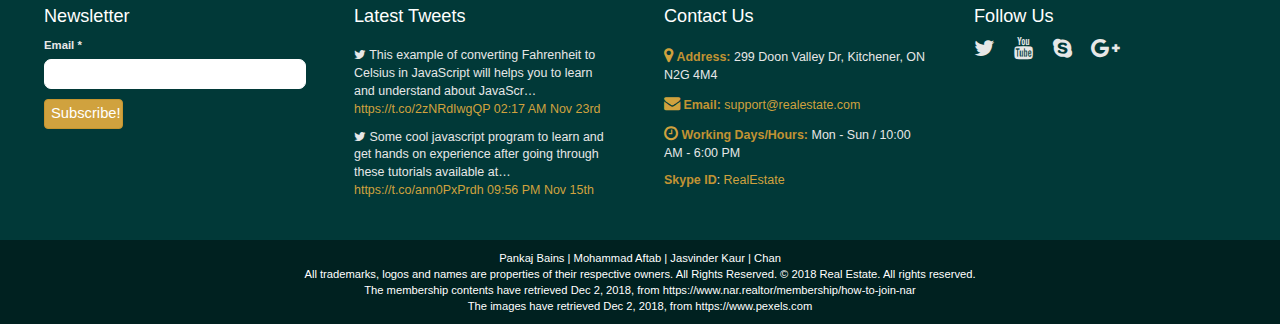
<file: rent-search.html>
<!DOCTYPE html>
<html lang="en">
<head>
    <meta charset="utf-8">
    <meta name="viewport" content="width=device-width,initial-scale=1.0">
	
	<link rel="stylesheet" href="https://maxcdn.bootstrapcdn.com/bootstrap/3.3.7/css/bootstrap.min.css" integrity="sha384-BVYiiSIFeK1dGmJRAkycuHAHRg32OmUcww7on3RYdg4Va+PmSTsz/K68vbdEjh4u" crossorigin="anonymous">

    <link type="text/css" rel="stylesheet" href="css/rentsearch.css">
    <link href="https://fonts.googleapis.com/css?family=Roboto" rel="stylesheet">

    <link rel="stylesheet" href="https://cdnjs.cloudflare.com/ajax/libs/font-awesome/4.7.0/css/font-awesome.min.css">

    <link rel="icon" href="images/favicon.ico">
	<link type="text/css" rel="stylesheet" href="css/custom.css">
	<script src="http://code.jquery.com/jquery-2.1.1.min.js"></script>
    
	<script src="https://maxcdn.bootstrapcdn.com/bootstrap/3.2.0/js/bootstrap.min.js"></script>
    <title>Real Estate Rent Search</title>

</head>

<body>
    <div id="wrapper">
                 <header>
        
        <nav class="navbar navbar-default">
            <a class="navbar-brand" href="index.html">
                <img src="images/logo.jpg" width="162" height="60" alt="logo" class="img-responsive">
            </a>
            <div class="">
                <!-- Brand and toggle get grouped for better mobile display -->
                <div class="navbar-header">
                    <button type="button" class="navbar-toggle collapsed" data-toggle="collapse" data-target="#bs-example-navbar-collapse-1">
                        <span class="sr-only">Toggle navigation</span>
                        <span class="icon-bar"></span>
                        <span class="icon-bar"></span>
                        <span class="icon-bar"></span>
                    </button>

                </div>

                <!-- Collect the nav links, forms, and other content for toggling -->
                <div class="collapse navbar-collapse" id="bs-example-navbar-collapse-1">
                    <ul class="nav navbar-nav navbar-right">
                        <li><a href="index.html">Home</a></li>
                        <li><a href="properties.html">Properties</a></li>
                       <li class="active"><a href="rent.html">Rent Property</a></li>
                        <li><a href="membership.html">Membership</a></li>
                        <li><a href="community.html">Community</a></li>
                        <li><a href="about.html">About</a></li>
                        <li><a href="contact.html">Contact</a></li>
                    </ul>


                </div><!-- /.navbar-collapse -->
            </div><!-- /.container-fluid -->
        </nav>
		</header>
        <main>
            <div id="searchbar">
                <div id="searchform" class="searchdivform">
					<span>Rent</span>
					<input type="text" name="loation" id="location" placeholder="Enter Landmark, Location or Project">
					<input type="button" name="submit" id="submit" Value="GO">
                </div>
				<div id="searchlink" class="searchdiv">
					<ul>
						<li><a href="#">Property Type</a></li>
						<li><a href="#">Budget</a></li>
						<li><a href="#">BHK</a></li>
						<li><a href="#">Posted By</a></li>
						<li><a href="#">More</a></li>
					</ul>
				</div>
            </div>
			<div id="breadcrumb">
					<!-- a href="#">Home</a> > <a href="#">bangalore Real Estate</a> > <a href="#">Property for rent in bangalore</a> > <a href="#">Flats for rent in bangalore</a-->
			</div>

			<div id="searchresult">
				<div class="resulttabs selected">
					<a href="#">Properties (23324)</a>
				</div>
				<div class="resulttabs">
					<a href="#">Top Agents</a>
				</div>
				<div class="searchterm">
					Flats for Rent in Delhi
				</div>
				
				<div id="searchleft" class="col-lg-9 col-md-9  col-sm-12 col-xs-12">

					
							<div class="searchitem">
								<div class="col-lg-3 col-md-3 col-xs-3 itemimage">
									<img src="images/img2.jpg" alt="image" width="120" height="120" class="img-responsive">
									<span>Post Date: Nov 26, 2018</span>
								</div>
								<div  class="col-lg-9 col-md-9  col-xs-9 itemdetails">
									<h2>3 BHK Apartment for rent in Purva Atria Platina, Raj Mahal Vilas Stage 2</h2>
									<ul>
										<li>Floor <span>1 out of 4 Floors</span></li>
										<li>Furnishing <span>Furnished</span></li>
										<li>Tenants Preferred <span>Bachelors / Family</span></li>
										<li>Bathroom <span>1</span></li>
									</ul>
									
									<p>This is Brand New Apartment with Semi Furnished Vitrified & wooden flooring, Modular Kitchen, All rooms wardrobes fixed, latest fittings & fixtures ready to occupy. Comes with a covered car park and a two wheeler parking. </p>

									<a href="#">Contact Agent</a> <a href="#">Share Feedback</a>
								</div>
							</div>

							<div class="searchitem">
								<div class="col-lg-3 col-md-3 col-xs-3 itemimage">
									<img src="images/img2.jpg" alt="image" width="120" height="120" class="img-responsive">
									<span>Post Date: Nov 26, 2018</span>
								</div>
								<div class="col-lg-9 col-md-9 col-xs-9 itemdetails">
									<h2>3 BHK Apartment for rent in Purva Atria Platina, Raj Mahal Vilas Stage 2</h2>
									<ul>
										<li>Floor <span>1 out of 4 Floors</span></li>
										<li>Furnishing <span>Furnished</span></li>
										<li>Tenants Preferred <span>Bachelors / Family</span></li>
										<li>Bathroom <span>1</span></li>
									</ul>
									
									<p>This is Brand New Apartment with Semi Furnished Vitrified & wooden flooring, Modular Kitchen, All rooms wardrobes fixed, latest fittings & fixtures ready to occupy. Comes with a covered car park and a two wheeler parking. </p>

									<a href="#">Contact Agent</a> <a href="#">Share Feedback</a>
								</div>
							</div>


							<div class="searchitem">
								<div class="col-lg-3 col-md-3  col-xs-3 itemimage">
									<img src="images/img2.jpg" alt="image" width="120" height="120" class="img-responsive">
									<span>Post Date: Nov 26, 2018</span>
								</div>
								<div class="col-lg-9 col-md-9  col-xs-9 itemdetails">
									<h2>3 BHK Apartment for rent in Purva Atria Platina, Raj Mahal Vilas Stage 2</h2>
									<ul>
										<li>Floor <span>1 out of 4 Floors</span></li>
										<li>Furnishing <span>Furnished</span></li>
										<li>Tenants Preferred <span>Bachelors / Family</span></li>
										<li>Bathroom <span>1</span></li>
									</ul>
									
									<p>This is Brand New Apartment with Semi Furnished Vitrified & wooden flooring, Modular Kitchen, All rooms wardrobes fixed, latest fittings & fixtures ready to occupy. Comes with a covered car park and a two wheeler parking. </p>

									<a href="#">Contact Agent</a> <a href="#">Share Feedback</a>
								</div>
							</div>



							<div class="searchitem">
								<div class="col-lg-3 col-md-3 col-xs-3 itemimage">
									<img src="images/img2.jpg" alt="image" width="120" height="120" class="img-responsive">
									<span>Post Date: Nov 26, 2018</span>
								</div>
								<div class="col-lg-9 col-md-9 col-xs-9 itemdetails">
									<h2>3 BHK Apartment for rent in Purva Atria Platina, Raj Mahal Vilas Stage 2</h2>
									<ul>
										<li>Floor <span>1 out of 4 Floors</span></li>
										<li>Furnishing <span>Furnished</span></li>
										<li>Tenants Preferred <span>Bachelors / Family</span></li>
										<li>Bathroom <span>1</span></li>
									</ul>
									
									<p>This is Brand New Apartment with Semi Furnished Vitrified & wooden flooring, Modular Kitchen, All rooms wardrobes fixed, latest fittings & fixtures ready to occupy. Comes with a covered car park and a two wheeler parking. </p>

									<a href="#">Contact Agent</a> <a href="#">Share Feedback</a>
								</div>
							</div>



							<div class="searchitem">
								<div class="col-lg-3 col-md-3 col-xs-3 itemimage">
									<img src="images/img2.jpg" alt="image" width="120" height="120" class="img-responsive">
									<span>Post Date: Nov 26, 2018</span>
								</div>
								<div class="col-lg-9 col-md-9 col-xs-9 itemdetails">
									<h2>3 BHK Apartment for rent in Purva Atria Platina, Raj Mahal Vilas Stage 2</h2>
									<ul>
										<li>Floor <span>1 out of 4 Floors</span></li>
										<li>Furnishing <span>Furnished</span></li>
										<li>Tenants Preferred <span>Bachelors / Family</span></li>
										<li>Bathroom <span>1</span></li>
									</ul>
									
									<p>This is Brand New Apartment with Semi Furnished Vitrified & wooden flooring, Modular Kitchen, All rooms wardrobes fixed, latest fittings & fixtures ready to occupy. Comes with a covered car park and a two wheeler parking. </p>

									<a href="#">Contact Agent</a> <a href="#">Share Feedback</a>
								</div>
							</div>



							<div class="searchitem">
								<div class="col-lg-3 col-md-3 col-xs-3 itemimage">
									<img src="images/img2.jpg" alt="image" width="120" height="120" class="img-responsive">
									<span>Post Date: Nov 26, 2018</span>
								</div>
								<div class="col-lg-9 col-md-9 col-xs-9 itemdetails">
									<h2>3 BHK Apartment for rent in Purva Atria Platina, Raj Mahal Vilas Stage 2</h2>
									<ul>
										<li>Floor <span>1 out of 4 Floors</span></li>
										<li>Furnishing <span>Furnished</span></li>
										<li>Tenants Preferred <span>Bachelors / Family</span></li>
										<li>Bathroom <span>1</span></li>
									</ul>
									
									<p>This is Brand New Apartment with Semi Furnished Vitrified & wooden flooring, Modular Kitchen, All rooms wardrobes fixed, latest fittings & fixtures ready to occupy. Comes with a covered car park and a two wheeler parking. </p>

									<a href="#">Contact Agent</a> <a href="#">Share Feedback</a>
								</div>
							</div>




						
				</div>

				<div id="searchright" class="col-lg-3 col-md-3 col-sm-3 col-xs-3 ">
				
					<a href="http://www.uniquescriptz.com" title="UniqueScriptz" target="_blank"><img src="images/banner.gif" class="img-responsive" width="320" height="1090" alt="banner"></a>
				</div>

			</div>
            <!-- Insert your code here -->

          
			
            <!-- Insert your code here -->
        </main>
        <footer>
            <div id="footerwidget" class="row">
                <div class="col-lg-3 col-md-3 col-sm-6">
                    <aside id="contact-info-widget-1" class="widget">
                        <h3 class="widget-title">Newsletter</h3>

                        <form id="news" method="post" action="#news">
                            <p>
                                <label>Email <span>*</span></label>

                                <input type="text" name="wysija[user][email]" class="wysija-input validate[required,custom[email]]" title="Email" value="">
                            </p>

                            <input type="submit" value="Subscribe!">


                        </form>
                    </aside>
                </div>
                <div class="col-lg-3 col-md-2  col-sm-6">
                    <aside id="contact-info-widget-2" class="widget">
                        <h3 class="widget-title">Latest Tweets</h3>
                        <div class="tweets-box">
                            <ul>
                                <li><span class="status"><i class="fa fa-twitter"></i> This example of converting Fahrenheit to Celsius in JavaScript will helps you to learn and understand about JavaScr… <a href="https://t.co/2zNRdIwgQP">https://t.co/2zNRdIwgQP</a></span><span class="meta"> <a href="http://twitter.com/uniquescriptz/status/1065791438783434752">02:17 AM Nov 23rd</a></span></li>
                                <li><span class="status"><i class="fa fa-twitter"></i> Some cool javascript program to learn and get hands on experience after going through these tutorials available at… <a href="https://t.co/ann0PxPrdh">https://t.co/ann0PxPrdh</a></span><span class="meta"> <a href="http://twitter.com/uniquescriptz/status/1063189128492302341">09:56 PM Nov 15th</a></span></li>
                            </ul>
                        </div>
                    </aside>
                </div>
                <div class="col-lg-3 col-md-3  col-sm-6">
                    <aside id="contact-info-widget-3" class="widget">
                        <h3 class="widget-title">Contact Us</h3>
                        <div class="contact-info">
                            <ul class="contact-details list list-icons">
                                <li><i class="fa fa-map-marker"></i> <strong>Address:</strong> <span>299 Doon Valley Dr, Kitchener, ON N2G 4M4</span></li>
                                <li><i class="fa fa-envelope"></i> <strong>Email:</strong> <span><a href="mailto:support@realestate.com">support@realestate.com</a></span></li>
                                <li><i class="fa fa-clock-o"></i> <strong>Working Days/Hours:</strong> <span>Mon - Sun / 10:00 AM - 6:00 PM</span></li>
                            </ul>
                            <p><strong>Skype ID</strong>: <a href="skype:realestate?chat">RealEstate</a></p>
                        </div>
                    </aside>
                </div>
                <div class="col-lg-3 col-md-3  col-sm-6">
                    <aside id="contact-info-widget-4" class="widget">
                        <h3 class="widget-title">Follow Us</h3>
                        <div class="share-links">
                            <a href="https://twitter.com/realestate" rel="nofollow" target="_blank" title="" class="fa fa-twitter" ></a>
                            <a href="https://www.youtube.com/channel/realestate" rel="nofollow" target="_blank" title="" class="fa fa-youtube"></a>
                            <a href="skype:realestate?chat" rel="nofollow" target="_blank" title="" class="fa fa-skype"></a>
                            <a href="https://plus.google.com/realestate" rel="nofollow" target="_blank" title="" class="fa fa-google-plus" ></a>
                        </div>

                    </aside>
                </div>
            </div>
           <div class="copy">
                Pankaj Bains | Mohammad Aftab | Jasvinder Kaur | Chan<br />

                All trademarks, logos and names are properties of their respective owners. All Rights Reserved. &#169; 2018 Real Estate. All rights reserved.
				<div class="incitation">
                The membership contents have retrieved Dec 2, 2018, from
       https://www.nar.realtor/membership/how-to-join-nar<br>
                The images have retrieved Dec 2, 2018, from
       https://www.pexels.com
            </div>
            </div>

        </footer>
    </div>
</body>

</html>
</file>
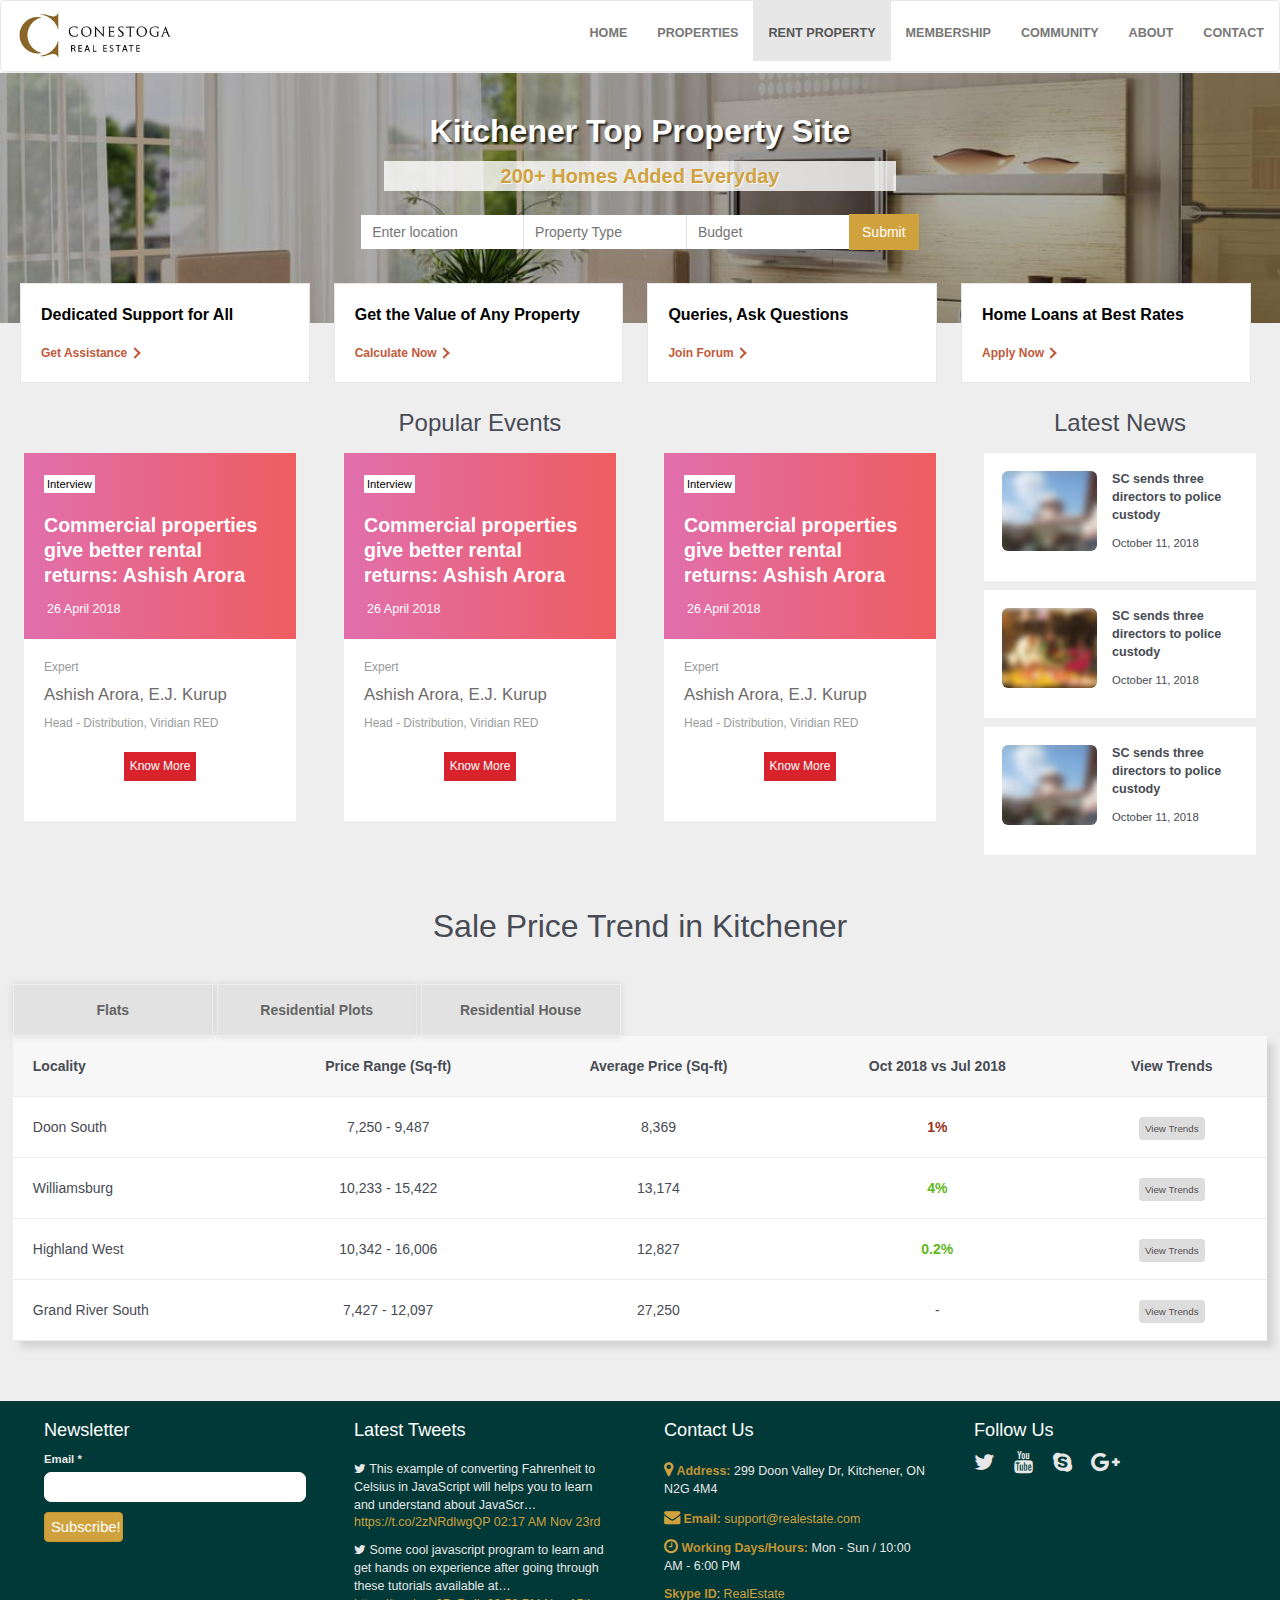
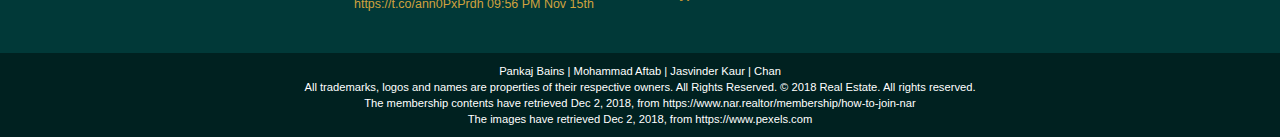
<file: rent.html>
<!DOCTYPE html>
<html lang="en">

<head>
    <meta charset="utf-8">
    <meta name="viewport" content="width=device-width,initial-scale=1.0">
	<link rel="stylesheet" href="https://maxcdn.bootstrapcdn.com/bootstrap/3.3.7/css/bootstrap.min.css" integrity="sha384-BVYiiSIFeK1dGmJRAkycuHAHRg32OmUcww7on3RYdg4Va+PmSTsz/K68vbdEjh4u" crossorigin="anonymous">

    <link type="text/css" rel="stylesheet" href="css/rent.css">
    <link href="https://fonts.googleapis.com/css?family=Roboto" rel="stylesheet">

    <link rel="stylesheet" href="https://cdnjs.cloudflare.com/ajax/libs/font-awesome/4.7.0/css/font-awesome.min.css">
    <link rel="icon" href="images/favicon.ico">
	<link type="text/css" rel="stylesheet" href="css/custom.css">
	<script src="http://code.jquery.com/jquery-2.1.1.min.js"></script>
    
	<script src="https://maxcdn.bootstrapcdn.com/bootstrap/3.2.0/js/bootstrap.min.js"></script>


    <title>
        Real Estate
    </title>
</head>

<body>
    <div id="wrapper">
                 <header>
        
        <nav class="navbar navbar-default">
            <a class="navbar-brand" href="index.html">
                <img src="images/logo.jpg" width="162" height="60" alt="logo" class="img-responsive">
            </a>
            <div class="">
                <!-- Brand and toggle get grouped for better mobile display -->
                <div class="navbar-header">
                    <button type="button" class="navbar-toggle collapsed" data-toggle="collapse" data-target="#bs-example-navbar-collapse-1">
                        <span class="sr-only">Toggle navigation</span>
                        <span class="icon-bar"></span>
                        <span class="icon-bar"></span>
                        <span class="icon-bar"></span>
                    </button>

                </div>

                <!-- Collect the nav links, forms, and other content for toggling -->
                <div class="collapse navbar-collapse" id="bs-example-navbar-collapse-1">
                    <ul class="nav navbar-nav navbar-right">
                        <li><a href="index.html">Home</a></li>
                        <li><a href="properties.html">Properties</a></li>
                        <li class="active"><a href="rent.html">Rent Property</a></li>
                        <li><a href="membership.html">Membership</a></li>
                        <li><a href="community.html">Community</a></li>
                        <li><a href="about.html">About</a></li>
                        <li><a href="contact.html">Contact</a></li>
                    </ul>


                </div><!-- /.navbar-collapse -->
            </div><!-- /.container-fluid -->
        </nav>
		</header>
        <main>
            <div id="rentbanner">
                <div class="layer">
                        <div id="renthead">
                           <h1>Kitchener top Property Site</h1>
                            <h3>200+ Homes Added Everyday</h3>
                        </div>
                        <div id="formfields">
                            <form action="rent-search.html" method="get">
                                <div id="rentfield" class="rentform">
                                    <input type="text" name="searchlocation" id="searchlocation" placeholder="Enter location"/>
                                </div>
                                <div id="budget" class="rentform">
                                    <input type="text" name="searchtype" id="searchtype" placeholder="Property Type"/>
                                </div>
                                <div id="searchb" class="rentform">
                                    <input type="text" name="searchbudget" id="searchbudget" placeholder="Budget"/>
                                </div>
                                <div id="type" class="rentform">
                                    <input type="submit" name="search" id="search" value="Submit"/>
                                </div>
                            </form>
                        </div>
                </div>
            </div>

            <!-- Insert your code here -->

            <div id="rentfloat">
            
                <div class="floatitem">
                    
                    Dedicated Support for All
                    <span><a href="#">Get Assistance <i class="right"></i></a></span>
                </div>
                
                <div class="floatitem">
                   
                    Get the Value of Any Property
                    <span><a href="#">Calculate Now <i class="right"></i></a></span>
                </div>
                
                <div class="floatitem">
                    
                    Queries, Ask Questions
                    <span><a href="#">Join Forum <i class="right"></i></a> </span>
                </div>
                
                <div class="floatitem">
                    Home Loans at Best Rates
                    <span><a href="#">Apply Now <i class="right"></i></a></span>
                </div>
                
            </div>
            
			<div id="eventblock">
				
				<div class="col-lg-9 col-md-9  col-sm-9" id="leftevent">
					<h3>Popular Events</h3>
					<div class="col-lg-4 col-md-4  col-sm-4" >
						<div class="trow">
							<span>Interview</span>
							<h2>Commercial properties give better rental returns: Ashish Arora</h2>
							<span class="date">26 April 2018</span>
						</div>
						<div class="brow">
							<span>Expert</span>
							<h4>Ashish Arora, E.J. Kurup</h4>
							<span class="post">Head - Distribution, Viridian RED</span>
							<input type="button" name="button" value="Know More" id="button1">
						</div>
						

					</div>
					<div class="col-lg-4 col-md-4 col-sm-4" >
						<div class="trow">
							<span>Interview</span>
							<h2>Commercial properties give better rental returns: Ashish Arora</h2>
							<span class="date">26 April 2018</span>
						</div>
						<div class="brow">
							<span>Expert</span>
							<h4>Ashish Arora, E.J. Kurup</h4>
							<span class="post">Head - Distribution, Viridian RED</span>
							<input type="button" name="button" value="Know More" id="button2">
						</div>
						

					</div>

					<div class="col-lg-4 col-md-4 col-sm-4" >
						<div class="trow">
							<span>Interview</span>
							<h2>Commercial properties give better rental returns: Ashish Arora</h2>
							<span class="date">26 April 2018</span>
						</div>
						<div class="brow">
							<span>Expert</span>
							<h4>Ashish Arora, E.J. Kurup</h4>
							<span class="post">Head - Distribution, Viridian RED</span>
							<input type="button" name="button" value="Know More" id="button3">
						</div>
						

					</div>

				</div>

				<div class="col-lg-3 col-md-3 col-sm-3" id="rightevent">
					<h3>Latest News</h3>
					<div class="col-lg-12 col-md-12 news">
						<img src="images/img.jpg" alt="image" width="95" height="80">
						<p>SC sends three directors to police custody<p>
						<span>October 11, 2018</span>
					</div>
					<div class="col-lg-12 col-md-12 news">
						<img src="images/img2.jpg" alt="image" width="95" height="80">
						<p>SC sends three directors to police custody<p>
						<span>October 11, 2018</span>
					</div>
					<div class="col-lg-12 col-md-12 news">
						<img src="images/img.jpg" alt="image" width="95" height="80">
						<p>SC sends three directors to police custody<p>
						<span>October 11, 2018</span>
					</div>

					
				</div>


			</div>

			<div id="pricetrend">
				
				<h1>Sale Price Trend in Kitchener</h1>
				
				<div class="ptype">
                    <a href="#">Flats</a>
				</div>
				<div  class="ptype">
                    <a href="#">Residential Plots</a>
				</div>		
				<div class="ptype">
                    <a href="#">Residential House</a>
				</div>

					<table id="ptrendtable">
						<thead><tr>
							<th>Locality</th>
							<th class="center">Price Range (Sq-ft)</th>
							<th class="center">Average Price (Sq-ft)</th>
							<th class="center">Oct 2018 vs Jul 2018</th>
							<th class="center">View Trends</th>
                            </tr>
						</thead>
						<tbody>
							<tr>
								<td>Doon South</td>
								<td class="center">7,250 - 9,487</td>
								<td class="center">8,369</td>
								<td class="decline center">1%</td>
								<td class="center"><a href="#">View Trends</a></td>
							</tr>
							<tr>
								<td>Williamsburg</td>
								<td class="center">10,233 - 15,422</td>
								<td class="center">13,174</td>
								<td class="success center">4%</td>
								<td class="center"><a href="#">View Trends</a></td>
							</tr>

							<tr>
								<td>Highland West</td>
								<td class="center">10,342 - 16,006</td>
								<td class="center">12,827</td>
								<td  class="success center">0.2%</td>
								<td  class="center"><a href="#">View Trends</a></td>
							</tr>

							<tr>
								<td>Grand River South</td>
								<td class="center">7,427 - 12,097</td>
								<td class="center">27,250</td>
								<td class="center">-</td>
								<td class="center"><a href="#">View Trends</a></td>
							</tr>
						</tbody>
					</table>

				


			</div>


			
            <!-- Insert your code here -->
        </main>
        <footer>
            <div id="footerwidget" class="row">
                <div class="col-lg-3 col-md-3 col-sm-6">
                    <aside id="contact-info-widget-1" class="widget">
                        <h3 class="widget-title">Newsletter</h3>

                        <form id="news" method="post" action="#news">
                            <p>
                                <label>Email <span>*</span></label>

                                <input type="text" name="wysija[user][email]" class="wysija-input validate[required,custom[email]]" title="Email" value="">
                            </p>

                            <input type="submit" value="Subscribe!">


                        </form>
                    </aside>
                </div>
                <div class="col-lg-3 col-md-2  col-sm-6">
                    <aside id="contact-info-widget-2" class="widget">
                        <h3 class="widget-title">Latest Tweets</h3>
                        <div class="tweets-box">
                            <ul>
                                <li><span class="status"><i class="fa fa-twitter"></i> This example of converting Fahrenheit to Celsius in JavaScript will helps you to learn and understand about JavaScr… <a href="https://t.co/2zNRdIwgQP">https://t.co/2zNRdIwgQP</a></span><span class="meta"> <a href="http://twitter.com/uniquescriptz/status/1065791438783434752">02:17 AM Nov 23rd</a></span></li>
                                <li><span class="status"><i class="fa fa-twitter"></i> Some cool javascript program to learn and get hands on experience after going through these tutorials available at… <a href="https://t.co/ann0PxPrdh">https://t.co/ann0PxPrdh</a></span><span class="meta"> <a href="http://twitter.com/uniquescriptz/status/1063189128492302341">09:56 PM Nov 15th</a></span></li>
                            </ul>
                        </div>
                    </aside>
                </div>
                <div class="col-lg-3 col-md-3  col-sm-6">
                    <aside id="contact-info-widget-3" class="widget">
                        <h3 class="widget-title">Contact Us</h3>
                        <div class="contact-info">
                            <ul class="contact-details list list-icons">
                                <li><i class="fa fa-map-marker"></i> <strong>Address:</strong> <span>299 Doon Valley Dr, Kitchener, ON N2G 4M4</span></li>
                                <li><i class="fa fa-envelope"></i> <strong>Email:</strong> <span><a href="mailto:support@realestate.com">support@realestate.com</a></span></li>
                                <li><i class="fa fa-clock-o"></i> <strong>Working Days/Hours:</strong> <span>Mon - Sun / 10:00 AM - 6:00 PM</span></li>
                            </ul>
                            <p><strong>Skype ID</strong>: <a href="skype:realestate?chat">RealEstate</a></p>
                        </div>
                    </aside>
                </div>
                <div class="col-lg-3 col-md-3  col-sm-6">
                    <aside id="contact-info-widget-4" class="widget">
                        <h3 class="widget-title">Follow Us</h3>
                        <div class="share-links">
                            <a href="https://twitter.com/realestate" rel="nofollow" target="_blank" title="" class="fa fa-twitter" ></a>
                            <a href="https://www.youtube.com/channel/realestate" rel="nofollow" target="_blank" title="" class="fa fa-youtube"></a>
                            <a href="skype:realestate?chat" rel="nofollow" target="_blank" title="" class="fa fa-skype"></a>
                            <a href="https://plus.google.com/realestate" rel="nofollow" target="_blank" title="" class="fa fa-google-plus" ></a>
                        </div>

                    </aside>
                </div>
            </div>
            <div class="copy">
                Pankaj Bains | Mohammad Aftab | Jasvinder Kaur | Chan<br />

                All trademarks, logos and names are properties of their respective owners. All Rights Reserved. &#169; 2018 Real Estate. All rights reserved.
				<div class="incitation">
                The membership contents have retrieved Dec 2, 2018, from
       https://www.nar.realtor/membership/how-to-join-nar<br>
                The images have retrieved Dec 2, 2018, from
       https://www.pexels.com
            </div>
            </div>

        </footer>
    </div>
</body>

</html>
</file>
<file: css/main.css>
* {
  box-sizing: border-box;
}

/* --------------- head area start ------------------------ */
header, nav, main, footer, aside { display: block; }

body{
	margin-left: auto !important;
    margin-right: auto !important;
    width: 96%;
    max-width: 1349px;
    background-color: white;
    color: black;
	font-family: 'Open Sans', sans-serif;
    background-image: url("../images/background.jpg");
    background-position: center;
    background-repeat:repeat;
	
}

#wrapper{
    margin-left: auto;
    margin-right: auto;
    background-color: white;
}

header{
    margin-left: auto;
    margin-right: auto;
    background-color: #fff;
    border-bottom: 1px solid #eee;
}
.navbar-brand img{
     width:162px;
    height:60:
}
/* --------------- head area end ------------------------ */

/* --------------- nav area start ------------------------ 

nav{
	float:right;
	margin: -40px auto;
    clear: both;
}

nav li{
    display: inline-block;
    margin: 0;
    padding: 0px 10px;
    height: 20px;
    z-index: 1;
    border-right: 1px dashed #ccc;
    position: relative;
}

nav li:last-child {
    border: 0px;
}

nav li:before {
    
  content: "";
  position: absolute;
  text-align: center;
  width: 100%;
  height: 2px;
  bottom: 0;
  left: 0;
  background-color: #c4942e;
  visibility: hidden;
  -webkit-transform: scaleX(0);
  transform: scaleX(0);
  -webkit-transition: all 0.3s ease-in-out 0s;
  transition: all 0.3s ease-in-out 0s;
    
}

nav li:hover:before{
    
  visibility: visible;
  -webkit-transform: scaleX(1);
  transform: scaleX(1);
    
}

nav a{

    font-size: .9em;
    font-weight: 600;
    text-transform: uppercase;
    padding: 0 20px;
    color: #003836;
    height:25px;
    text-decoration: none;
}

nav a:hover{

    text-decoration: none;
}
 --------------- nav area end ------------------------ */


main{
    
    height: auto;
}

/* --------------- home page banner and form area start ------------------------ */
#banner{
    
    width: 100%;
    height: 300px;
    background-image: url("../images/interiors/banner4.jpg");
    background-position: center;
    background-repeat: no-repeat;
	-webkit-background-size: cover;
    -moz-background-size: cover;
    -o-background-size: cover;
    background-size: cover;
    position: relative;

    
}
#memberbanner{
    
    width: 100%;
    height: 250px;
    background-image: url("../images/interiors/membership.jpg");
    background-position: center;
    background-repeat: no-repeat;
	-webkit-background-size: cover;
    -moz-background-size: cover;
    -o-background-size: cover;
    background-size: cover;
    position: relative;

    
}

#commbanner{
    
    width: 100%;
    height: 250px;
    background-image: url("../images/interiors/community.jpg");
    background-position: center;
    background-repeat: no-repeat;
	-webkit-background-size: cover;
    -moz-background-size: cover;
    -o-background-size: cover;
    background-size: cover;
    position: relative;

    
}
#banner .layer {
    background-color: rgba(0, 0, 10, 0.3);
    position: absolute;
    top: 0;
    left: 0;
    width: 100%;
    height: 100%;
    
}

.bannerhead{
    width: 100%;
    height: 100%;
    position: absolute;
    color: #fff;
    text-align: center;
    margin: auto;
    vertical-align: middle;
    line-height: 60px;
    padding-top: 100px;
    text-transform:capitalize;
    font-weight: 700;
    text-shadow: 3px 3px rgba(255,255,255, 0.3);
}

.searchhead {
    width: 90%;
    margin: auto;
    margin-top: 60px;
    border: 0px;
}

.searchbox{
    
    margin: auto;
    margin-top: 50% !important;
   
}

.searchbox input{
    height: 40px;
    width:40%;
    border-radius: 10px;
    border: 1px solid #ccc;
    box-sizing: border-box;
    color: #000;
    padding: 15px;
    font-size: .6em !important;
    box-shadow: 3px 3px rgba(0,0,0, 0.3);
    
}
/* --------------- home page banner and form area end ------------------------ */



/* --------------- Footer area start ------------------------ */

footer{
    
    text-align: center;
    color: #000;
    
}

#footerwidget{
    clear: both;
    height: auto;
    background-color: #013938;
    padding: 0 20px;
    text-align: left;
    font-size: .9em;
    height: auto;
    margin: auto;
	 padding-bottom: 20px;
}

.widget{
    position: relative;
    //border: 1px solid #000;
    width: 100%;
    color: #e7e7e7;
    font-weight: normal;
    font-size: .9em;
}

.widget label{
    width: 100%;
   
}

.widget .widget-title{
    
    font-family: 'Open Sans', sans-serif;
    font-size: 1.6em;
    color: #fff;
    text-align: left;

}

.widget input[type="text"]{
    width: 100%;
    height:30px;
    border-radius: 7px;
    border:1px solid #fff;
    color: #000;
    font-size: 1.3em;
    padding: 8px;
    
}

.widget input[type="submit"]{
    width: 30%;
    height:30px;
    border-radius: 4px;
    border:1px solid #c5952f;
    color: #fff;
    background-color: #D0A23E;
    font-size: 1.3em;
    
    
}

.contact-info, .tweets-box{
    padding: 0 0 10px 0;
    font-size: 1.1em;
}

.contact-info strong{
    color: #c19333;
}

.contact-info a, .contact-info a:hover, .tweets-box a, .tweets-box a:hover{
    color: #D0A23E;
}

.list li, .tweets-box li{
    list-style: none;
    margin-left:-40px;
    padding-top: 10px;
}

.list li .fa{
    color: #D0A23E;
    font-size: 1.3em;
    text-align: center;
}

.share-links, .share-links a{
    
    font-size: 1.4em;
    margin: 0 15px 0 0;
    color: #e7e7e7;
    
}

.share-links a:hover{
    
    text-decoration: none;
    color: #D0A23E;
    
}

.copy{
    
    width: 100%;
    font-size: .8em;
    font-family: arial;
    font-weight: normal;
    padding: 10px;
    background-color: #002120;
    color: #fff;
    
}

/* --------------- Footer area end ------------------------ */
</file>
<file: css/custom.css>
.navbar{
    margin-bottom: 0px;
	
}
.navbar-default{
    background-color: #fff;
	padding-bottom:10px;
}

nav a{

    font-size: .9em;
    font-weight: 600;
    text-transform: uppercase;
    padding: 10 20px;
    color: #003836;
    height:60px;
    text-decoration: none;
}

.navbar-right>li>a {
    padding-top: 22px !important;
    }
.navbar-brand{
    padding: 5px 15px;
}


@media (max-width: 980px){

	.navbar-default{
		background-color: #fff;
		padding:0px;
	}


  .navbar-header {
      float: none;
	  height:70px;
  }
  .navbar-left,.navbar-right {
      float: none !important;
  }
  .navbar-toggle {
      display: block;
  }
  .navbar-collapse {
      border-top: 1px solid transparent;
      box-shadow: inset 0 1px 0 rgba(255,255,255,0.1);
  }
  .navbar-fixed-top {
      top: 0;
      border-width: 0 0 1px;
  }
  .navbar-collapse.collapse {
      display: none !important;
  }
  .navbar-nav {
      float: none !important;
      margin-top: 7.5px;
  }
  .navbar-nav>li {
      float: none;
  }
  .navbar-nav>li>a {
      padding-top: 10px;
      padding-bottom: 10px;
  }
  .collapse.in{
      display:block !important;
  }
}
.active{
    background-color: whitesmoke;
    color: black;
}
.col-lg-1, .col-lg-10, .col-lg-11, .col-lg-12, .col-lg-2, .col-lg-3, .col-lg-4, .col-lg-5, .col-lg-6, .col-lg-7, .col-lg-8, .col-lg-9, .col-md-1, .col-md-10, .col-md-11, .col-md-12, .col-md-2, .col-md-3, .col-md-4, .col-md-5, .col-md-6, .col-md-7, .col-md-8, .col-md-9, .col-sm-1, .col-sm-10, .col-sm-11, .col-sm-12, .col-sm-2, .col-sm-3, .col-sm-4, .col-sm-5, .col-sm-6, .col-sm-7, .col-sm-8, .col-sm-9, .col-xs-1, .col-xs-10, .col-xs-11, .col-xs-12, .col-xs-2, .col-xs-3, .col-xs-4, .col-xs-5, .col-xs-6, .col-xs-7, .col-xs-8, .col-xs-9{
    padding: 0 24px;
}
</file>
<file: css/index.css>
.centered {
    color: #fff;
}

h1{
    text-align: center !important;
}

.newsImage {
    max-height: 100%;
    max-width: 100%;
    opacity: 0.7;
    position: relative;
    color: black;
    font-size: 20px;
    text-transform: uppercase;
    margin:5px 0;
}

.centered {
    position: absolute;
    top: 50%;
    left: 50%;
    transform: translate(-50%, -50%);
}

.newsImage:hover {
    opacity: 1;
    transition-duration: 0.6s;
}

.newsImage img {
    max-width: 100%;
    max-height: 100%;
    padding: 0;
}

.btn {
    background-color: transparent;
    border: 1px solid white;
}


#media {
    background-repeat: no-repeat;
    background-position: center center;
    background-size: cover;
    background-image: url("../images/opacity/banner2.jpg");
    background-attachment:fixed;
    height: 48vh;
     background-size: 70%;
    color: #fff;
    display: flex;
    align-items: center;
    justify-content: center;
/*    margin: 40px;*/
    position: relative;

}



.teamText {
    text-align: center;
    background-color: #fff;
    color: #000;
    margin: 30px;
    min-height: 100%;

}

#teamP {
    display: flex;
    align-items: center;
    justify-content: center;
}

.teamImg img {
    max-width: 100%;
    max-height: 100%;
    margin: 10px 0;
    -webkit-box-shadow: 10px 10px 31px -6px rgba(0, 0, 0, 0.75);
    -moz-box-shadow: 10px 10px 31px -6px rgba(0, 0, 0, 0.75);
    box-shadow: 10px 10px 31px -6px rgba(0, 0, 0, 0.75);
    transition-duration: 2.4s;
}
.teamImg img:hover {
    transform: scale(1.1);
}

.teamImg figcaption {
    background-color: whitesmoke;
    text-align: center;
    padding: 0;
}

.medImg img {
    max-width: 100%;
    max-height: 100%;
   
}

.row h1 {
    text-transform: capitalize;
    text-align: center;
    font-weight: bolder;
    color: goldenrod;
    font-size: 32px;
}

.row h2 {
    text-transform: uppercase;
    text-align: center;
    font-weight: bolder;
    color: white;
}

#join {
    
    background-repeat: no-repeat;
	background-position: center center;
	background-size: cover;
    background-size: 70%;
    background-image: url("../images/team/night.png");
	background-attachment:fixed;
	height: 48vh;
    color: #fff;
    margin-bottom: 0;
    display: flex;
    align-items: center;
    justify-content: center;
}
@media only screen and (max-width:1424px){
  #join {  
       background-size: 96%;
      height: 48vh;
    }
    #media {
         background-size: 96%;
        height: 48vh;
    }
}



    @media only screen and (min-width:490px) and (max-width:680px){
    .medImg img {
       height: 100%;
        width: 100%;
      
        
}
         .medImg{
       min-height: 120px;
             min-width: 120px;
        
    }
    }
    
}

    @media only screen and (min-width:320px) and (max-width:489px){
    .medImg img {
       height: 120px;
        width: 120px;
      
        
}
         .medImg{
       min-height: 180px;
             min-width: 180px;
            
        
    }
    }
    

.joinInput{
    border-left: 0px;
    border-right: 0px;
    border-top: 0px;
    background-color: transparent;
    
    display: block;
    width: 100%;
    height: 34px;
     padding: 6px 12px; 
    font-size: 14px;
    line-height: 1.42857143;
    background-image: none;

}
.btn{
    background-color: whitesmoke;
    
}
option[value=""][disabled] {
  display: none;
}
::placeholder { 
    color: goldenrod;
}

/*//exclusive properties listing effects*/

.grid {
    position: relative;
    margin: 0 auto;
    padding: 1em 0 0;
    max-width: 1000px;
    list-style: none;
    text-align: center;
    
}

/* Common style */
.grid figure {
    position: relative;
    float: left;
    overflow: hidden;
    margin: 2px 5px;
    min-width: 320px;
    max-width: 100%;
    max-height: 360px;
    /*	width: 48%;*/
    background: #3085a3;
    text-align: center;
    cursor: pointer;
}

.grid figure img {
    position: relative;
    display: block;
    max-height: 100%;
    max-width: 100%;
    
    opacity: 0.8;
}

.grid figure figcaption {
    padding: 2em;
    color: #fff;
    text-transform: uppercase;
    font-size: 1.25em;
    -webkit-backface-visibility: hidden;
    backface-visibility: hidden;
}

.grid figure figcaption::before,
.grid figure figcaption::after {
    pointer-events: none;
}

.grid figure figcaption,
.grid figure figcaption > a {
    position: absolute;
    top: 0;
    left: 0;
    width: 100%;
    height: 100%;
}

/* Anchor will cover the whole item by default */
/* For some effects it will show as a button */
.grid figure figcaption > a {
    z-index: 1000;
    text-indent: 200%;
    white-space: nowrap;
    font-size: 0;
    opacity: 0;
}

.grid figure h2 {
    word-spacing: -0.15em;
    font-weight: 300;
}

.grid figure h2 span {
    font-weight: 800;
}

.grid figure h2,
.grid figure p {
    margin: 0;
}

.grid figure p {
    letter-spacing: 1px;
    font-size: 68.5%;
}


figure.effect-ruby {
    background-color: #17819c;
}

figure.effect-ruby img {
    opacity: 0.9;
    -webkit-transition: opacity 0.35s, -webkit-transform 0.35s;
    transition: opacity 0.35s, transform 0.35s;
    -webkit-transform: scale(1.15);
    transform: scale(1.15);
}

figure.effect-ruby:hover img {
    opacity: 0.5;
    -webkit-transform: scale(1);
    transform: scale(1);
}

figure.effect-ruby h2 {
    margin-top: 20%;
    -webkit-transition: -webkit-transform 0.35s;
    transition: transform 0.35s;
    -webkit-transform: translate3d(0, 20px, 0);
    transform: translate3d(0, 20px, 0);
}

figure.effect-ruby p {
    margin: 1em 0 0;
    padding: 3em;
    border: 1px solid #fff;
    opacity: 0;
    -webkit-transition: opacity 0.35s, -webkit-transform 0.35s;
    transition: opacity 0.35s, transform 0.35s;
    -webkit-transform: translate3d(0, 20px, 0) scale(1.1);
    transform: translate3d(0, 20px, 0) scale(1.1);
}

figure.effect-ruby:hover h2 {
    -webkit-transform: translate3d(0, 0, 0);
    transform: translate3d(0, 0, 0);
}

figure.effect-ruby:hover p {
    opacity: 1;
    -webkit-transform: translate3d(0, 0, 0) scale(1);
    transform: translate3d(0, 0, 0) scale(1);
}

/*effects end here*/


/*video css*/
</file>
<file: css/about.css>
/* --------------- home page banner and form area start ------------------------ */
#staticbanner{
    
    width: 100%;
    height: 250px;
    background-image: url("../images/interiors/banner2.jpg");
    background-position: center;
    background-repeat: no-repeat;
	-webkit-background-size: cover;
    -moz-background-size: cover;
    -o-background-size: cover;
    background-size: cover;
    position: relative;

    
}

#banner .layer {
    background-color: rgba(0, 0, 10, 0.3);
    position: absolute;
    top: 0;
    left: 0;
    width: 100%;
    height: 100%;
    
}

.abouthead{
    width: 100%;
    height: 100%;
    position: absolute;
    color: #fff;
    text-align: center;
    margin: auto;
    vertical-align: middle;
    line-height: 60px;
    padding-top: 150px;
    text-transform:capitalize;
    font-weight: 700;
    text-shadow: 3px 3px rgba(0,0,0, 0.3);
}

.searchhead {
    width: 90%;
    margin: auto;
    margin-top: 60px;
    border: 0px;
}

#aboutcontainer, #contactcontainer{
	padding: 20px 20px;
}

#questions h1{

	font-weight:600;
	font-size: 20px;
	line-height:24px;
    color: #c4942e;
}

.faq{
	font-weight: 600;
	line-height:40px;

	
}
#contactcontainer h2{
    
    font-size: 20px;
    font-weight: 600;
    color: #c4942e;
}

#contactcontainer ul{
    
    float: left;
    margin-left: 0px;
    padding-left:0px; 
    
}

#contactcontainer li{
    
    list-style: none;
    float: left;
    margin-left: 0px;
    margin-bottom: 14px;
    width:100%;
    
}
#contactcontainer li span{
    
   font-weight: 600;
}

#contactform input, textarea{
    
    font-size: .9em;
    font-weight: 400;
    width: 99%;
    line-height: 20px;
    padding-left: 6px;
    
}

#contactform input[type='checkbox']{

    width:30px !important;
    
}

#contactform input[type='submit']{

    width:160px !important;
    font-size: 1em;
    font-weight: 600;
    
}

#contactform textarea::-webkit-input-placeholder {
    font-size: .9em;
    font-weight: 400;
    width: 15em;
}

#contactform textarea:-moz-placeholder { /* Firefox 18- */
    font-size: .9em;
    font-weight: 400;
    width: 15em;
}

#contactform textarea::-moz-placeholder {  /* Firefox 19+ */
    font-size: .8em;
    font-weight: 400;
    width: 15em;
}

#contactform textarea:-ms-input-placeholder {
    font-size: .9em;
    font-weight: 400;
    width: 15em;
}


@media only screen and (max-width:768px){

       
		#searchright{
			display:none;
		}




}



/* --------------- home page banner and form area end ------------------------ */
</file>
<file: css/com_mem/community_membership.css>
/*------------Chan Lim-----------------*/

#feedback {
    background-color: #eeeeee;
    margin-bottom: 3em;
    margin: -1.4em 0em 4em 0em;
	color:#000;
}

#feedback h2 {

    width: 100%;
    text-align: center;
    font-weight: bold;
    font-size: 2em;
    
    text-shadow: 3px 2px 5px #888;
    padding-top: 1em;
}

#feedback p {
    width: 90%;
    text-align: left;
    font-weight: bold;
    font-size: 1.1em;
    padding: 1em 2em 0.5em 2em;
	margin:0 auto;
	
    
}

#feedback #textarea {
	width: 90%;
    padding: 1em 0 1.5em 1em;
    font-size: 1.5em;
	margin:0 auto;
    
}

#textarea #comments {
    color: #5b5b5b;
    width: 100%;
}

table caption {
    text-align: center;
    line-height: 2em;
    padding-top: 10px;
    font-family: "Source Sans Pro", Arial, Verdana;
    font-size: 1.8em;
    font-weight: bold;
}

table {
    margin-left: auto;
    margin-right: auto;
    margin-bottom: 4em;
    width: 80%;
}

#faq th {
    font-size: 1.4em;
    font-weight: bold;
    padding-left: 1.2em;
    padding-right: 1.2em;
}

.q {color: #c3942b;}
.a {color: #023734;}

#faq td {
    padding: 0.5em;
    font-size: 1.1em;
    text-align: left;
}

tr:nth-of-type(odd) { 
    background-color: #e2e2e2;
    color: #013938;
	font-weight:700;.
	font-size: 1.2em;

}

#container {
    display: flex;
    justify-content: space-around;
    background-color: #eeeeee;
    margin-bottom: 0em;
    padding: 2em;
    margin-left: 0em;
    margin-right: 0em;
}

#container .box1, #container .box2 {
    width: 270px;
    height: 270px;
    border: 1px solid black;
    background-color: transparent;
	background-size: cover;
}

.box1 {
    background: url(../../images/com_mem/infobox_a_bg.jpg) no-repeat;
    padding: 15px 20px;
}

.box1>strong {
    font-size: 22px;
    font-weight: 500;
    color: #000;
}

.box1 .info {
    text-align: center;
    padding-top: 80px;
}

.box1 .info>strong {
    font-size: 14px;
    color: #333;
}

.box1 .info>p {
    font-size: 36px;
    font-weight: 700;
    color: #000;
    line-height: 36px;
}

.box2 {
    position: relative;
    background: url(../../images/com_mem/infobox_b_bg1.jpg) no-repeat;
    padding: 18px 25px;
    color: #fff;
}

.box2>strong {
    font-size: 22px;
    font-weight: 500;
    display: inline-block;
}

.box2 .info {
    border: 1px solid #878fb9;
    border-radius: 4px;
    margin-top: 30px;
    padding: 0;
}

.box2 .info li {
    border-bottom: 1px solid #878fb9;
    padding: 14px;
    position: relative;
}

.box2 .info li strong {
    font-size: 18px;
    font-weight: 300;
}

.box2 .info li span {
    position: absolute;
    right: 10px;
    top: 8px;
    font-size: 32px;
    font-weight: 500;
    line-height: 32px;
}

.box2.finding {
    background: url(../../images/com_mem/infobox_b_bg2.jpg) no-repeat;
}

.box2.finding .info {
    border-color: #e28282;
}

.info li {
    list-style: none;
}

artical {
    display: block;
}

.membership h2 {
    font-size: 1.6em;
    
    color: #231b18;
    font-family: Helvetica, Arial, sans-serif;
    -webkit-hyphens: none;
    -ms-hyphens: none;
    hyphens: none;
    font-weight: 500;
    line-height: 1.2;
    text-rendering: optimizeLegibility;
    margin: 1em 3.6em 0em;
}

.membership p {
    margin: 1em 4.8em 2em;
    display: block;
    font-size: 1.2em;
}

.membership ul {
    margin: 1em 5em 2em;
    font-size: 1.2em;
}

.membership li {
    padding: 0 0 1.4em 0;
    
}

.row h1{
    text-align: center;
    font-weight: bold;
    font-size:2.4em;
}

.imgList {
    display: flex;
    justify-content: space-around;
    margin: 5% 0;
}

.imgList .imgBox {
    width: 25%;
    height: 270px;
    display: flex;
}

.imgBox img{
    min-height: 100%;
    min-width: 100%;
    transition: transform 1.3s linear;
}

.imgBox:hover img{
    transform: scale(1.1);
}

footer .incitation {
    padding: 1em;
    font-size: 0.9em;
    }
</file>
<file: css/com_mem/responsive_com_mem.css>
@media only screen and (max-width:1024px) {
    
    #container .box1, #container .box2 {
		width: 180px;
		height: 180px;
	}
	
	.box1>strong {
		font-size: 16px;
	}

	.box1 .info {
		padding-top: 35px;
	}

	.box1 .info>strong {
		font-size: 10px;
	}

	.box1 .info>p {
		font-size: 26px;
		line-height: 28px;
	}

	
	.box2 {
		padding: 10px 15px;
	}

	.box2>strong {
		font-size: 15px;
		font-weight: 500;
	}

	.box2 .info {
		margin-top: 20px;
	}

	.box2 .info li {
		padding: 12px;
	}

	.box2 .info li strong {
		font-size: 13px;
		font-weight: 300;
	}

	.box2 .info li span {
		font-size: 24px;
		line-height: 24px;
	}

}

@media only screen and (max-width:768px) {
	
    #feedback h2 {
        font-size: 1.8em;
    }
    
    #feedback p {
        font-size: 1.5em;
    }
    
    #feedback #textarea {
		width: 80%;
        font-size: 1.0em;
    }
    
    #textarea textarea {
        font-size: 1em;
    }
    
    table caption {
        font-size: 1.2em;
    }
    
	#container {
		flex-direction: column;
		margin-bottom:0px;
	}
	
	#container .box1, #container .box2 {
		width: 80%;
		height: 120px;
		margin: 0 10%;
	}
	
	.box1 {
		background: none;
	}
	
	.box1>strong {
		font-size: 16px;
		font-weight: 500;
		color: #000;
	}

	.box1 .info {
		text-align: center;
		padding-top: 0;
	}

	.box1 .info>strong {
		font-size: 14px;
		color: #333;
	}

	.box1 .info>p {
		font-size: 24px;
		font-weight: 700;
		color: #000;
		line-height: 28px;
	}        padding: 0 1em;
	
	.box2 {
		background: none;
		padding: 0 2em;
	}
	
    .box2>strong {
        
		font-size: 22px;
		font-weight: 500;
		display: inline-block;
	}

	.box2 .info {
		margin-top: 0;
		padding: 0;
        border: 3px solid #878fb9;
	}

	.box2 .info li {
		padding: 5px;
	}

	.box2 .info li strong {
        font-size: 12px;
		font-weight: 50;
        padding: 0 10%;
	}

	.box2 .info li span {
		right: 5px;
		top: 4px;
		font-size: 20px;
		font-weight: 300;
		line-height: 24px;
        padding: 0 10%;
	}
	
	.box2.finding {
    	background: none;
	}
    
    .membership {
        font-size: 1em;
    }
    
    .row h1 {
        font-size: 2.3em;
    }
    
    .imgList {
		flex-direction: column; 
        align-items: center;
	}
    
    .imgList .imgBox {
        margin: 5%;
        width: 60%;
    }
    
}

@media only screen and (max-width:480px) {
	
	#container {
        margin: auto;
        margin-bottom: 1em;
        width: 250px;
	}
    
    #feedback h2 {
        font-size: 1.3em;
    }
    
    #feedback p {
        font-size: 1.0em;
    }
    
    .box1 .info>strong {
		font-size: 10px;
		color: #333;
	}
    
    .box2 .info li strong {
        font-size: 10px;
		font-weight: 50;
        padding: 0;
	}

	.box2 .info li span {
		right: 5px;
		top: 4px;
		font-size: 18px;
		font-weight: 300;
		line-height: 24px;
        padding: 0;
	}
    
    .row h1 {
        font-size: 2.1em;
    }
    
}
</file>
<file: css/properties.css>
#banner{
    
    width: 100%;
    height: 300px;
    background-image: url("../images/interiors/banner2.jpg");
    background-position: center;
    background-repeat: no-repeat;
	-webkit-background-size: cover;
    -moz-background-size: cover;
    -o-background-size: cover;
    background-size: cover;
    position: relative;

    
}
.figure.effect-ruby:hover img {
    opacity: 1;
    -webkit-transform: scale(1);
    transform: scale(1);
}
.searchList{
    text-align: center;
    background-color: #2b6362;
    max-width: 97%;
    margin: 20px;
    padding: 20px;
    color: white;
}
</file>
<file: css/rentsearch.css>
* {
  box-sizing: border-box;
}

/* --------------- head area start ------------------------ */
header, nav, main, footer, aside { display: block; }


body{
	margin-left: auto !important;
    margin-right: auto !important;
    max-width: 1349px;
    background-color: white;
	font-family: 'Open Sans', sans-serif;
    background-image: url("../images/background.jpg");
    background-position: center;
    background-repeat:repeat;
	font-size:16px;
	color: #474b54;
	font-size: 14px;
	
}



#wrapper{
    margin-left: auto;
    margin-right: auto;
    background-color: #eeeeee;
}

header{
    margin-left: auto;
    margin-right: auto;
    background-color: #fff;
    border-bottom: 1px solid #eee;
}
/* --------------- head area end ------------------------ */



main{
    height: auto;
}

/* --------------- Rent Search page top bar start ------------------------ */


#searchbar{
	
	background-color:#d7d7d7;
	height:50px;
	padding:10px;
}

        .searchdivform{
            float: left;
            display: inline-block;
        }
    



        .searchdiv{
            float: right;
            display: inline-block;
			position: absolute;
			clear:both;
        }
    

.searchdivform span{
	background-color:#e9ae52;
	color:#fff;
	padding:8px 40px;
	margin:0;
}

.searchdivform input[type=text]{
	background-color:#fff;
	color:#333333;
	padding:6px 10px;
	margin:0;
	border:1px solid #ccc;
	margin: 0px -10px;
	width:280px;
}

.searchdivform input[type=button]{
	background-color:#683730;
	color:#fff;
	padding:6px 10px;
	margin:0;
	border:0;
}

#searchlink ul{
   width: 100%;
}


#searchlink li{
	width:100px;
	display:inline-block;
	text-align:center;
	margin-left:40px;
}

#searchlink a{
	color: #000;
	font-weight: 600;
	text-decoration:none;
}

#searchlink a:hover{
	color: #000;
	font-weight: 600;
	text-decoration:underline;
}


#breadcrumb{
	width:98%;
	margin: auto;
	line-height:40px;
	color:#b4b4b4;
	font-size:.9em;

	
}
#breadcrumb a{
	color: #b4b4b4;
	text-decoration:none;
}



/*---------------------Rent Search page top bar Ends----------------*/

/*---------------- Rent search result area start---------------*/


#searchresult{
	width:98%;
	margin:auto;	
	margin-top:20px;
}

#searchresult a{
	text-decoration:none;
	color:#333333;
	
}

.resulttabs{
	
	display:inline-block;
	padding: 10px 60px;
	margin:0 20px;
	height:50px;
	font-weight:600;
	
}

.selected{
	border-top:2px solid #683730;
	border-left:1px solid #d7d7d7;
	border-right:1px solid #d7d7d7;
	background-color:#fff;
}

.searchterm{
	background-color:#fff;
	line-height:35px;
	padding:10px 20px;
	margin:-2px 0;
	font-weight:600;
}

#searchleft, #searchright{
	padding-top:40px;
}

.searchitem{
	background-color:#fff;
	padding:15px 0;
	box-shadow:3px 3px 6px #d7d7d7;
	display:inline-block;
	margin-bottom:20px;
}

.itemimage span{
	display:block;
	float:left;
	margin-top:25px;
	font-size:.8em;
	color:#bababa;
	
}

.itemdetails{
	padding:0px;
}

.itemdetails h2{
	font-size:1.1em;
	font-weight:600;
	margin-top:0px;
}
.itemdetails ul{
	padding:0px;
	margin:0px;
}
.itemdetails li{
	display:inline-block;
	margin:0px -2px;
	width:25%;
	padding:10px;
	border-right:1px solid #d7d7d7;
	background-color:#eeeeee;
	font-size:.7em;
	text-transform: uppercase;
	
	}

	.itemdetails li:last-of-type{
	
	border-right:0px solid #d7d7d7; !important;
	
	
	}
	
.itemdetails span{
	display:block;
	margin:0px;
	font-weight:600;
	margin-top:8px;
	
}

.itemdetails p{
	font-size:.8em;
	margin:8px 0 18px 0;
	
}

.itemdetails a{
	background-color:#e9ae52;
	font-size:.9em;
	padding:10px 20px;
	color:#fff;
	font-weight:600;
	border-radius:5px;
	
}

.itemdetails a:hover{
	background-color:#bf5a3c;
	font-size:.9em;
	padding:10px 20px;
	color:#fff;
	font-weight:600;
	border-radius:5px;
	
}
/*-----------------Rent search result area end-----------------*/



/* --------------- Footer area start ------------------------ */

footer{
    
    text-align: center;
    color: #000;
    
}

#footerwidget{
    clear: both;
    height: auto;
    background-color: #013938;
    padding: 0 20px;
    text-align: left;
    font-size: .9em;
    height: auto;
    margin: auto;
	 padding-bottom: 20px;
}

.widget{
    position: relative;
    width: 100%;
    color: #e7e7e7;
    font-weight: normal;
    font-size: .9em;
}

.widget label{
    width: 100%;
   
}

.widget .widget-title{
    
    /*font-family: 'Open Sans', sans-serif;*/
    font-size: 1.6em;
    color: #fff;
    text-align: left;

}

.widget input[type="text"]{
    width: 100%;
    height:30px;
    border-radius: 7px;
    border:1px solid #fff;
    color: #000;
    font-size: 1.3em;
    padding: 8px;
    
}

.widget input[type="submit"]{
    width: 30%;
    height:30px;
    border-radius: 4px;
    border:1px solid #c5952f;
    color: #fff;
    background-color: #D0A23E;
    font-size: 1.3em;
    
    
}

.contact-info, .tweets-box{
    padding: 0 0 10px 0;
    font-size: 1.1em;
}

.contact-info strong{
    color: #c19333;
}

.contact-info a, .contact-info a:hover, .tweets-box a, .tweets-box a:hover{
    color: #D0A23E;
}

.list li, .tweets-box li{
    list-style: none;
    margin-left:-40px;
    padding-top: 10px;
}

.list li .fa{
    color: #D0A23E;
    font-size: 1.3em;
    text-align: center;
}

.share-links, .share-links a{
    
    font-size: 1.4em;
    margin: 0 15px 0 0;
    color: #e7e7e7;
    
}

.share-links a:hover{
    
    text-decoration: none;
    color: #D0A23E;
    
}

.copy{
    
    width: 100%;
    font-size: .8em;
    font-family: arial;
    font-weight: normal;
    padding: 10px;
    background-color: #002120;
    color: #fff;
    
}

/* --------------- Footer area end ------------------------ */

@media only screen and (max-width:1024px){
    
        #searchbar{
            /*border: 1px solid #000;*/
        }

        .searchdivform{
            float: left;
            /*min-width: 30%;*/
            display: inline-block;
        }
    

        .searchdiv{
            float: right;
           /* min-width: 70%;*/
            display: inline-block;
			position: absolute;
			clear:both;
        }


        .searchdivform span{
            background-color:#e9ae52;
            color:#fff;
            padding:8px 20px;
            margin:0;
        }

        .searchdivform input[type=text]{
            background-color:#fff;
            color:#333333;
            padding:6px 10px;
            margin:0;
            border:1px solid #ccc;
            margin: 0px -10px;
            width:50%;
        }

        .searchdivform input[type=button]{
            background-color:#683730;
            color:#fff;
            padding:6px 10px;
            margin:0;
            border:0;
        }

        #searchlink ul{
            width: 100%;
         }

        #searchlink li{
            width:auto;
            line-height: 20px
            display:inline;
            text-align:center;
            margin:0px 0px;
            padding:0 30px;
            font-size: .9em;
        }

        #searchlink a{
            color: #000;
            font-weight: 600;
        }
       #searchlink a:hover{
            
            text-decoration:underline !important;
        }
   
 
}


@media only screen and (max-width:768px){

       .searchdivform{
            float: left;
            min-width: 100%;
            display: inline-block;
        }
   
		#searchlink, #searchright{
			display:none;
		}


        .searchdivform span{
            background-color:#e9ae52;
            color:#fff;
            padding:8px 20px;
            margin:0;
        }

        .searchdivform input[type=text]{
            background-color:#fff;
            color:#333333;
            padding:6px 10px;
            margin:0;
            border:1px solid #ccc;
            margin: 0px -10px;
            width:60%;
        }

        .searchdivform input[type=button]{
            background-color:#683730;
            color:#fff;
            padding:6px 10px;
            margin:0;
            border:0;
        }
		

		.itemdetails ul{
			padding:0px;
			margin:0px;
		}

		.itemdetails li{
			display:inline-block;
			margin:0px -2px;
			width:25%;
			padding:10px;
			border-right:1px solid #d7d7d7;
			background-color:#eeeeee;
			font-size:.6em;
			text-transform: uppercase;
			
		}

		.resulttabs{
			
			display:inline-block;
			padding: 10px 30px;
			margin:0 10px;
			height:50px;
			font-weight:600;
			
		}



}
</file>
<file: css/rent.css>
* {
  box-sizing: border-box;
}

/* --------------- head area start ------------------------ */
header, nav, main, footer, aside { display: block; }


body{
	margin-left: auto !important;
    margin-right: auto !important;
    max-width: 1349px;
    background-color: white;
	font-family: 'Open Sans', sans-serif;
    background-image: url("../images/background.jpg");
    background-position: center;
    background-repeat:repeat;
	font-size:16px;
	color: #474b54;
	font-size: 14px;
	
}



#wrapper{
    margin-left: auto;
    margin-right: auto;
    background-color: #eeeeee;
}

header{
    margin-left: auto;
    margin-right: auto;
    background-color: #fff;
    border-bottom: 1px solid #eee;
}
/* --------------- head area end ------------------------ */

/* --------------- nav area start ------------------------ 

nav{
	float:right;
	margin: -40px auto;
    clear: both;
}

nav li{
    display: inline-block;
    margin: 0;
    padding: 0px 10px;
    height: 20px;
    z-index: 1;
    border-right: 1px dashed #ccc;
    position: relative;
}

nav li:last-child {
    border: 0px;
}

nav li:before {
    
  content: "";
  position: absolute;
  text-align: center;
  width: 100%;
  height: 2px;
  bottom: 0;
  left: 0;
  background-color: #c4942e;
  visibility: hidden;
  -webkit-transform: scaleX(0);
  transform: scaleX(0);
  -webkit-transition: all 0.3s ease-in-out 0s;
  transition: all 0.3s ease-in-out 0s;
    
}

nav li:hover:before{
    
  visibility: visible;
  -webkit-transform: scaleX(1);
  transform: scaleX(1);
    
}

nav a{

    font-size: .9em;
    font-weight: 600;
    text-transform: uppercase;
    padding: 0 20px;
    color: #003836;
    height:25px;
    text-decoration: none;
}

nav a:hover{

    text-decoration: none;
}
--------------- nav area end ------------------------ */


main{
    height: auto;

}

/* --------------- home page banner and form area start ------------------------ */

.bannerhead{
    width: 100%;
    height: 100%;
    position: absolute;
    color: #fff;
    text-align: center;
    margin: auto;
    vertical-align: middle;
    line-height: 60px;
    padding-top: 150px;
    text-transform:capitalize;
    font-weight: 700;
    text-shadow: 3px 3px rgba(0,0,0, 0.3);
}

.searchhead {
    width: 90%;
    margin: auto;
    margin-top: 60px;
    border: 0px;
}

.searchbox{
    
    margin: auto;
    margin-top: 50% !important;
   
}

.searchbox input{
    height: 40px;
    width:40%;
    border-radius: 10px;
    border: 1px solid #ccc;
    box-sizing: border-box;
    color: #000;
    padding: 15px;
    font-size: .6em !important;
    box-shadow: 3px 3px rgba(0,0,0, 0.3);
    
}
/* --------------- home page banner and form area end ------------------------ */


/* --------------- property banner and form area start ------------------------ */

#rentbanner{
    
    width: 100%;
    height: 250px;
    background-image: url("../images/interiors/interior1.jpg");
    background-position: center;
    background-repeat: no-repeat;
	-webkit-background-size: cover;
    -moz-background-size: cover;
    -o-background-size: cover;
    background-size: cover;

    
    
}

#rentbanner .layer{
    background-color: rgba(0, 0, 0, 0.3) !important;

    top: 0;
    left: 0;
    width: 100%;
    height: 100%;
    
}

#renthead{
    width: 100%;
    position: relative;
    color: #fff;
    text-align: center;
    margin: auto;
    vertical-align: middle;
    padding-top: 28px;
    text-transform:capitalize;

}

#formfields{
    width: 60%;
    margin: auto;
    padding-top: 20px;
}


#renthead h1{
    
    text-shadow: 2px 2px 2px rgba(0,0,0, 0.8); 
    color: #fff;
    line-height: 20px;
	font-size: 32px !important;
    font-weight: bold;
}

#renthead h3{
    font-size: 20px !important;
    font-weight: bold;
    color:#D0A23E;
    text-shadow: 1px 1px rgba(255, 255, 255, 0.8); 
    line-height: 20px;
    background-color: rgba(255,255,255, 0.8);
    width: 40%;
    line-height: 30px;
    margin-left: auto;
	margin-right: auto;

}

#formfields{
    width: 100%;
    text-align: center;
}

.rentform{

    display: inline;
    background-color: #fff !important;
    width: 160px;
    padding: 9px;
    margin-top: 120px;
    border-right: 1px solid #dfdfdf;
	
}


.rentform input{

   border: none;
   width:140px;
   color: #8f8f8f;

}



.rentform input[type=submit]{

   width:70px;
   height: 36px;
   color: #fff;
   background-color: #D0A23E;
   font-weight: 500;
   margin: -12px -10px !important;
}
/* --------------- Property banner and form area end ------------------------ */

/*---------------------Property float area starts----------------------*/
#rentfloat{
    width:100%;
    margin: 0 auto;
	height:100px;
	padding: 0 0px 0 20px;
	margin-top: -40px;
}

.floatitem{
    width: 23%;
    margin-right: 20px;
    padding: 20px;
    color: #000;
    font-size: 16px;
    display:inline-block;
    font-weight: bold;
    background-color: #fff;
    border: 1px solid #e7e7e7;

}

.floatitem #icon{}

.floatitem span{
   
    width: 100%;
    color: #002120;
    display: block;
    font-size:12px;
    margin-top: 18px;
    color: #c05a3b;

}

.floatitem a{
    color: #c05a3b;
    text-decoration: none;
}

.floatitem a:hover{
    color: #c05a3b;
    text-decoration: underline;
}

.floatitem i {
  border: solid #c05a3b;
  border-width: 0 2px 2px 0;
  display: inline-block;
  padding: 3px;
  
}

.floatitem .right {
    transform: rotate(-45deg);
    -webkit-transform: rotate(-45deg);
    
}



/*-------------------property float area Ends--------------------------*/


/*-------------------- Property Trend Area of Rent Page Start--------------*/

#eventblock{

	width:100%;
	margin:auto;
	display:inline-block;
	padding-bottom:20px;
	height: auto;
}

#leftevent { 
	padding:0;
}

#leftevent div{ padding-bottom:20px;}

#leftevent h3, #rightevent h3{
	text-align:center;
	line-height: 40px;
	
}

.trow {
	background-image: linear-gradient(to right, #e16fad , #ee5d60);
	color:#fff;
	padding:20px;

}

.trow span{
	background-color:#fff;
	color:#000;
	padding:3px;
	font-size:.8em;
}

.trow h2{
	font-size:1.4em;
	font-weight:600;
	line-height:25px;
}

.trow .date{
	background-color:transparent;
	color:#fff;
	padding:3px;
	font-size:.9em;
}

.brow{
	background-color:#fff;
	padding:20px;
	font-size:12px;
	color: #595353;

}

.brow span{
	color: #9a9a9a;
}
.brow h4{
	
	color:#6d6a6a;
	font-size:1.4em;

}

.brow .post{
	
	color:#9a9a9a;
	font-size:1em;

}

.brow input[type=button]{
	
	color:#fff;
	font-size:1em;
	background-color:#d8232c;
	border:none;
	display:block;
	margin:20px auto;
	padding:6px;
	
}

.brow input[type=button]:hover{
	
	background-color:#000;
	
}

#rightevent .news{
	
	width:100%;
	background-color:#fff;
	padding:18px;
	margin-bottom:9px;
	font-size:.9em;
	font-weight:600;
}

.news img{
	
	float:left;
	margin-right: 15px;
	border-radius: 6px;

}

.news span{
	
	font-weight:normal;
	font-size:.9em;

}

#pricetrend{
	
	width:98%;
	margin:auto;
	padding-bottom:60px;
	display:block;
	
}

#pricetrend h1{
	text-align:center;
	font-size:32px;
	margin:20px 0 40px 0;

}

.ui-widget-content {
    border: none !important;
    background-color: transparent !important;

}

table{

	width:100%;
	margin:auto;
	box-shadow: 7px 7px 7px #d4d4d4;
}

table tr{
	height:45px;
	border-bottom:1px solid #ededed;
	background-color:#fff;
	padding-left:60px !important;
}

table th{
	background-color:#f7f7f7;
}

table td, table th{
	padding:20px;
}

table a{
	background-color:#ddd;
	padding:6px;
	font-size:.7em;
	color:#585050;
	text-decoration:none;
	border-radius: 4px;
}

table a:hover{
	background-color:#a7a6a6;
	padding:6px;
	font-size:.7em;
	color:#585050;
	text-decoration:none;
}

table tr:hover {
    background: #f9f8f8 !important;
}


.ptype{
	width:200px;
	line-height:50px;
	border:1px solid #eee;
	background-color:#e2e2e2;
	text-align:center;
	box-shadow: 0px 0px 7px #d4d4d4;
	display:inline-block;
    font-weight: 600;
}

.ptype:hover{
    background-color:#cecece;
    font-weight: 600;
    
}

.ptype a{
    color: #656565;
    text-decoration: none;
}

.success{
	color: #60b921;
	font-weight:600;
}

.decline{
	color: #99341e;
	font-weight:600;
}

.center{
	text-align:center;
}
/*---------------------Property Trend Area of Rent Page Ends----------------*/

/* --------------- Footer area start ------------------------ */

footer{
    
    text-align: center;
    color: #000;
    
}

#footerwidget{
    clear: both;
    height: auto;
    background-color: #013938;
    padding: 0 20px;
    text-align: left;
    font-size: .9em;
    height: auto;
    margin: auto;
	padding-bottom: 20px;
}

.widget{
    position: relative;
    width: 100%;
    color: #e7e7e7;
    font-weight: normal;
    font-size: .9em;
}

.widget label{
    width: 100%;
   
}

.widget .widget-title{
    
    /*font-family: 'Open Sans', sans-serif;*/
    font-size: 1.6em;
    color: #fff;
    text-align: left;

}

.widget input[type="text"]{
    width: 100%;
    height:30px;
    border-radius: 7px;
    border:1px solid #fff;
    color: #000;
    font-size: 1.3em;
    padding: 8px;
    
}

.widget input[type="submit"]{
    width: 30%;
    height:30px;
    border-radius: 4px;
    border:1px solid #c5952f;
    color: #fff;
    background-color: #D0A23E;
    font-size: 1.3em;
    
    
}

.contact-info, .tweets-box{
    padding: 0 0 10px 0;
    font-size: 1.1em;
}

.contact-info strong{
    color: #c19333;
}

.contact-info a, .contact-info a:hover, .tweets-box a, .tweets-box a:hover{
    color: #D0A23E;
}

.list li, .tweets-box li{
    list-style: none;
    margin-left:-40px;
    padding-top: 10px;
}

.list li .fa{
    color: #D0A23E;
    font-size: 1.3em;
    text-align: center;
}

.share-links, .share-links a{
    
    font-size: 1.4em;
    margin: 0 15px 0 0;
    color: #e7e7e7;
    
}

.share-links a:hover{
    
    text-decoration: none;
    color: #D0A23E;
    
}

.copy{
    
    width: 100%;
    font-size: .8em;
    font-family: arial;
    font-weight: normal;
    padding: 10px;
    background-color: #002120;
    color: #fff;
    
}

/* --------------- Footer area end ------------------------ */


@media only screen and (max-width:1024px){
    
    
    /*---------------------Property float area starts----------------------*/
    .floatitem{
        width: 23%;
        margin-right: 1%;
        padding: 1%;
        font-size: .9em;
        height:auto;
    }


    /*----------------- search result for rent ------------------*/
    
    #searchbar{
        border: 1px solid #000 !important;
        overflow: visible;
    }
    #searchbar input{
        border: 1px solid #000 !important;
      
    }
    
    .searchdiv{
       width: 100%;
       border: 1px solid #000;
    }
    
 .searchdiv ul{
       width: 100%;
    }
    
     .searchdiv li{
       width: 10%;
    }
    
    /*-------------------property float area Ends--------------------------*/


}


@media only screen and (max-width:768px){
   
    #renthead h1{
    
        text-shadow: 3px 3px rgba(255,255,255, 0.8); 
        color: #013938;
        line-height: 20px;
        font-size: 2em !important;
        font-weight: bold;
    }

    #renthead h3{
        font-size: 1.4em !important;
        font-weight: bold;
        width: 60%;
        margin-left: auto;
		margin-right: auto;
		padding-top:50px;
    }
    
   #rentfloat{
        display: none;
    }
    
    .ptype{
        
            width:30%;
            line-height:3.2em;
            border:1px solid #eee;
            background-color:#e2e2e2;
            text-align:center;
            box-shadow: 0px 0px 7px #d4d4d4;
            display:inline-block;
            font-size:.9em;
            font-weight: 600;
        
    }
    
    table td, table th{
        padding:.6em;
        font-size: .8em;
    }
    
    table a{
            background-color:#ddd;
            padding:.6em;
            font-size:.6em;
            color:#585050;
            text-decoration:none;
            border-radius: 4px;
    }

    table a:hover{
        background-color:#a7a6a6;
        font-size:.6em;
        padding:.6em;
    }

    
    .rentform input{

       border: none;
       width:20%;
       color: #8f8f8f;

    }

    .rentform input[type=submit]{
       font-size: .8em;
       width:10%;
       height: 38px;
       color: #fff;
       background-color: #D0A23E;
       margin: -6px -11px
    }

    
    
    
}
</file>
